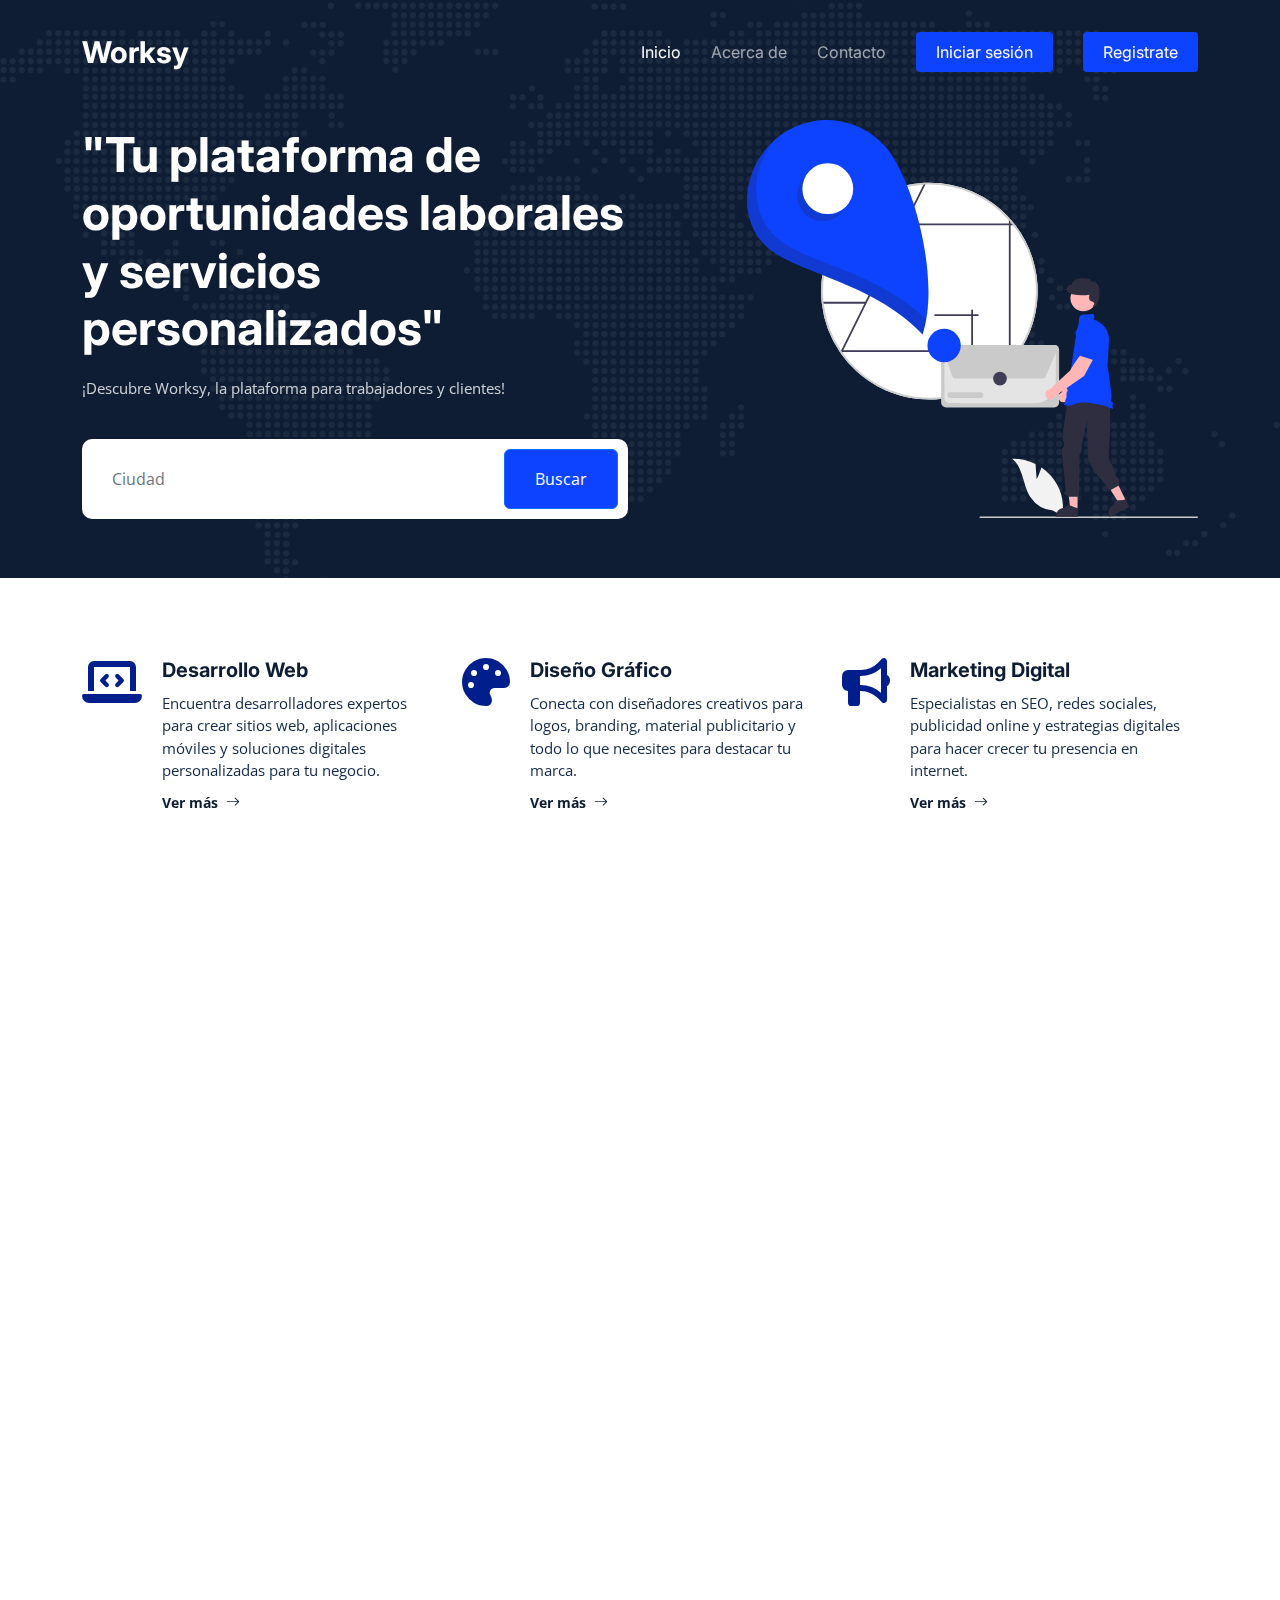
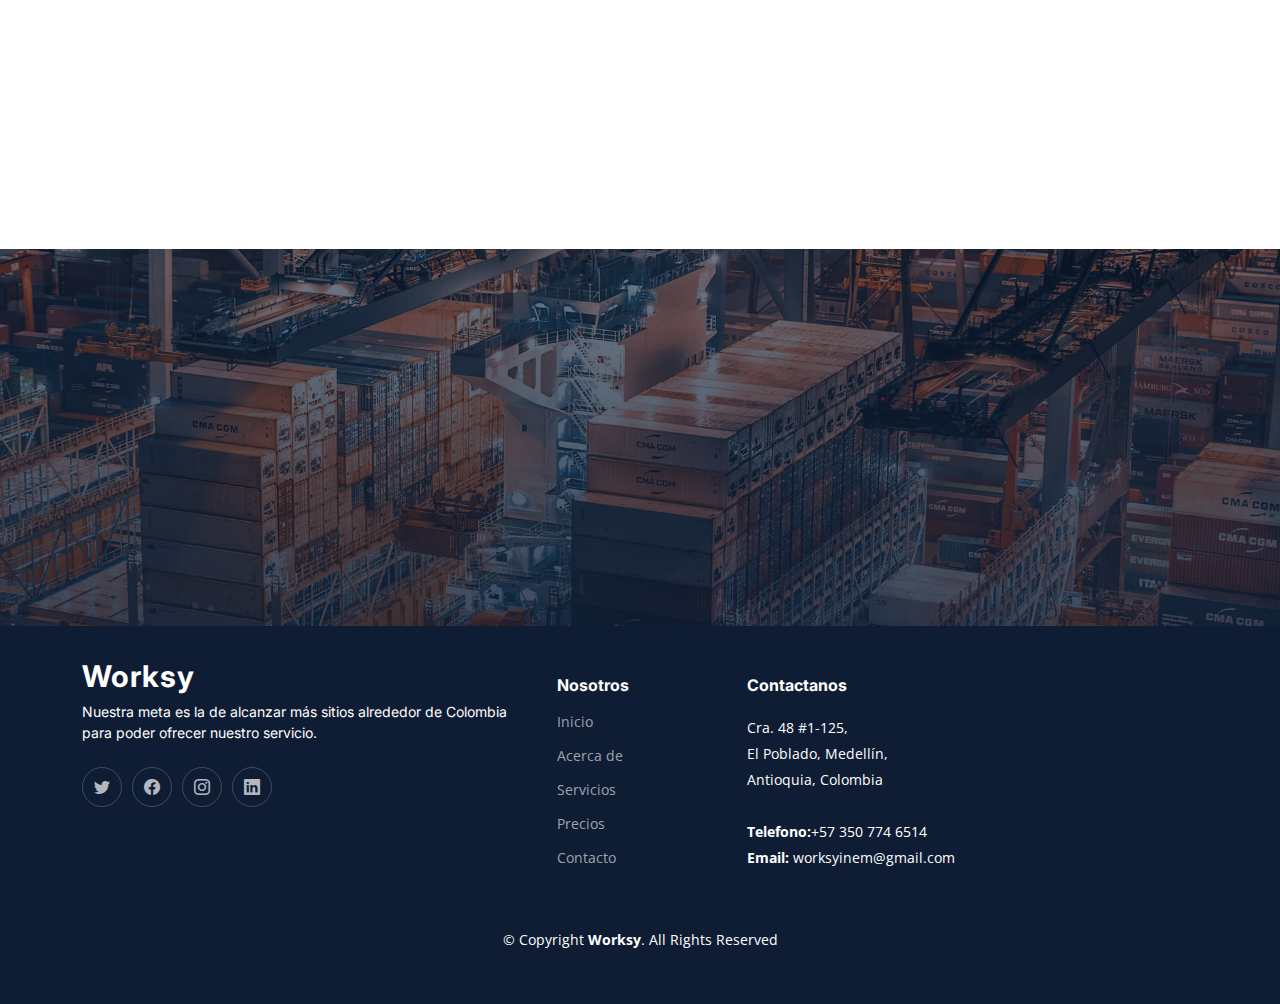
<file: index.html>
<!DOCTYPE html>
<html lang="en">

<head>
  <meta charset="utf-8">
  <meta content="width=device-width, initial-scale=1.0" name="viewport">

  <title>Worksy Inem</title>
  <meta content="" name="description">
  <meta content="" name="keywords">

  <!-- Favicons -->
  <link href="assets/img/favicon.png" rel="icon">
  <link href="assets/img/apple-touch-icon.png" rel="apple-touch-icon">

  <!-- Google Fonts -->
  <link rel="preconnect" href="https://fonts.googleapis.com">
  <link rel="preconnect" href="https://fonts.gstatic.com" crossorigin>
  <link href="https://fonts.googleapis.com/css2?family=Open+Sans:ital,wght@0,300;0,400;0,500;0,600;0,700;1,300;1,400;1,600;1,700&family=Poppins:ital,wght@0,300;0,400;0,500;0,600;0,700;1,300;1,400;1,500;1,600;1,700&family=Inter:ital,wght@0,300;0,400;0,500;0,600;0,700;1,300;1,400;1,500;1,600;1,700&display=swap" rel="stylesheet">

  <!-- Vendor CSS Files -->
  <link href="assets/vendor/bootstrap/css/bootstrap.min.css" rel="stylesheet">
  <link href="assets/vendor/bootstrap-icons/bootstrap-icons.css" rel="stylesheet">
  <link href="assets/vendor/fontawesome-free/css/all.min.css" rel="stylesheet">
  <link href="assets/vendor/glightbox/css/glightbox.min.css" rel="stylesheet">
  <link href="assets/vendor/swiper/swiper-bundle.min.css" rel="stylesheet">
  <link href="assets/vendor/aos/aos.css" rel="stylesheet">

  <!-- Template Main CSS File -->
  <link href="assets/css/main.css" rel="stylesheet">

  <!-- =======================================================
  * Template Name: Logis
  * Updated: Mar 10 2023 with Bootstrap v5.2.3
  * Template URL: https://bootstrapmade.com/logis-bootstrap-logistics-website-template/
  * Author: BootstrapMade.com
  * License: https://bootstrapmade.com/license/
  ======================================================== -->
</head>

<body>

  <!-- ======= Header ======= -->
  <header id="header" class="header d-flex align-items-center fixed-top">
    <div class="container-fluid container-xl d-flex align-items-center justify-content-between">

      <a href="index.html" class="logo d-flex align-items-center">
        <!-- Uncomment the line below if you also wish to use an image logo -->
        <!-- <img src="assets/img/logo.png" alt=""> -->
        <h1>Worksy</h1>
      </a>

      <i class="mobile-nav-toggle mobile-nav-show bi bi-list"></i>
      <i class="mobile-nav-toggle mobile-nav-hide d-none bi bi-x"></i>
      <nav id="navbar" class="navbar">
        <ul>
          <li><a href="index.html" class="active">Inicio</a></li>
          <li><a href="about.html">Acerca de</a></li>
          <li><a href="contact.html">Contacto</a></li>
          <li><a class="get-a-quote" href="login.html">Iniciar sesión</a></li>
          <li><a class="get-a-quote" href="login.html">Registrate</a></li>
        </ul>
      </nav><!-- .navbar -->

    </div>
  </header><!-- End Header -->
  <!-- End Header -->

  <!-- ======= Hero Section ======= -->
  <section id="hero" class="hero d-flex align-items-center">
    <div class="container">
      <div class="row gy-4 d-flex justify-content-between">
        <div class="col-lg-6 order-2 order-lg-1 d-flex flex-column justify-content-center">
          <h2 data-aos="fade-up">"Tu plataforma de oportunidades laborales y servicios personalizados"</h2>
          <p data-aos="fade-up" data-aos-delay="100">¡Descubre Worksy, la plataforma para trabajadores y clientes!</p>

          <form action="#" class="form-search d-flex align-items-stretch mb-3" data-aos="fade-up" data-aos-delay="200">
            <input type="text" class="form-control" placeholder="Ciudad">
            <button type="submit" class="btn btn-primary">Buscar</button>
          </form>

          <div class="row gy-4" data-aos="fade-up" data-aos-delay="400">

          </div>
        </div>

        <div class="col-lg-5 order-1 order-lg-2 hero-img" data-aos="zoom-out">
          <img src="assets/img/hero-img.svg" class="img-fluid mb-3 mb-lg-0" alt="">
        </div>

      </div>
    </div>
  </section><!-- End Hero Section -->

  <main id="main">


    <section id="featured-services" class="featured-services">
      <div class="container">

        <div class="row gy-4">
          
          <div class="col-lg-4 col-md-6 service-item d-flex" data-aos="fade-up">
            <div class="icon flex-shrink-0"><i class="fa-solid fa-laptop-code"></i></div>
            <div>
              <h4 class="title">Desarrollo Web</h4>
              <p class="description">Encuentra desarrolladores expertos para crear sitios web, aplicaciones móviles y soluciones digitales personalizadas para tu negocio.</p>
              <a href="service-details.html" class="readmore stretched-link"><span>Ver más</span><i class="bi bi-arrow-right"></i></a>
            </div>
          </div>

          <div class="col-lg-4 col-md-6 service-item d-flex" data-aos="fade-up" data-aos-delay="100">
            <div class="icon flex-shrink-0"><i class="fa-solid fa-palette"></i></div>
            <div>
              <h4 class="title">Diseño Gráfico</h4>
              <p class="description">Conecta con diseñadores creativos para logos, branding, material publicitario y todo lo que necesites para destacar tu marca.</p>
              <a href="service-details.html" class="readmore stretched-link"><span>Ver más</span><i class="bi bi-arrow-right"></i></a>
            </div>
          </div>

          <div class="col-lg-4 col-md-6 service-item d-flex" data-aos="fade-up" data-aos-delay="200">
            <div class="icon flex-shrink-0"><i class="fa-solid fa-bullhorn"></i></div>
            <div>
              <h4 class="title">Marketing Digital</h4>
              <p class="description">Especialistas en SEO, redes sociales, publicidad online y estrategias digitales para hacer crecer tu presencia en internet.</p>
              <a href="service-details.html" class="readmore stretched-link"><span>Ver más</span><i class="bi bi-arrow-right"></i></a>
            </div>
          </div>

        </div>
      </div>
    </section><!-- End Featured Services Section -->
        </div>
      </div>
    </section><!-- End Featured Services Section -->

    <!-- ======= About Us Section ======= -->
    <section id="about" class="about pt-0">
      <div class="container" data-aos="fade-up">

        <div class="row gy-4">
          <div class="col-lg-6 position-relative align-self-start order-lg-last order-first">
            <img src="assets/img/about.jpg" class="img-fluid" alt="">
            <a href="https://www.youtube.com/watch?v=LXb3EKWsInQ" class="glightbox play-btn"></a>
          </div>
          <div class="col-lg-6 content order-last  order-lg-first">
            <h3>Acerca de nosotros</h3>
            <p>
              Worksy: la plataforma para encontrar trabajadores independientes.
              En Worksy, tenemos todos los trabajadores independientes que necesitas para tu negocio. Somos la mejor manera de conectarte con profesionales de Colombia. Ofrecemos una plataforma fácil de usar para que puedas encontrar el trabajo que necesitas, cuando lo necesites.</p>
            <ul>
              <li data-aos="fade-up" data-aos-delay="100">
                <i class="bi bi-diagram-3"></i>
                <div>
                  <h5>Worksy es el mejor lugar para encontrar trabajadores independientes.</h5>
                  <p></p>
                </div>
              </li>
              <li data-aos="fade-up" data-aos-delay="200">
                <i class="bi bi-fullscreen-exit"></i>
                <div>
                  <h5> Ofrecemos una plataforma fácil de usar para que puedas encontrar el trabajo que necesitas.</h5>
                </div>
              </li>
              <li data-aos="fade-up" data-aos-delay="300">
                <i class="bi bi-broadcast"></i>
                <div>
                  <h5>Conectamos a trabajadores independientes de todo el mundo con empresas y clientes que necesitan sus servicios.</h5>
                </div>
              </li>
            </ul>
          </div>
        </div>

      </div>
    </section><!-- End About Us Section -->

    <!-- ======= Stats Section ======= -->
    <section id="stats-counter" class="stats-counter">
      <div class="container" data-aos="fade-up">

        <div class="row gy-4">

          <div class="col-lg-3 col-md-6">
            <div class="stats-item text-center w-100 h-100">
              <span data-purecounter-start="0" data-purecounter-end="1500" data-purecounter-duration="1" class="purecounter"></span>
              <p>Freelancers Activos</p>
            </div>
          </div><!-- End Stats Item -->

          <div class="col-lg-3 col-md-6">
            <div class="stats-item text-center w-100 h-100">
              <span data-purecounter-start="0" data-purecounter-end="850" data-purecounter-duration="1" class="purecounter"></span>
              <p>Proyectos Completados</p>
            </div>
          </div><!-- End Stats Item -->

          <div class="col-lg-3 col-md-6">
            <div class="stats-item text-center w-100 h-100">
              <span data-purecounter-start="0" data-purecounter-end="95" data-purecounter-duration="1" class="purecounter"></span>
              <p>% Satisfacción</p>
            </div>
          </div><!-- End Stats Item -->

          <div class="col-lg-3 col-md-6">
            <div class="stats-item text-center w-100 h-100">
              <span data-purecounter-start="0" data-purecounter-end="24" data-purecounter-duration="1" class="purecounter"></span>
              <p>Soporte 24/7</p>
            </div>
          </div><!-- End Stats Item -->

        </div>

      </div>
    </section><!-- End Stats Section -->

    <!-- ======= Call To Action Section ======= -->
    <section id="call-to-action" class="call-to-action">
      <div class="container" data-aos="zoom-out">

        <div class="row justify-content-center">
          <div class="col-lg-8 text-center">
            <h3>¿Listo para comenzar tu próximo proyecto?</h3>
            <p>Únete a miles de empresas y freelancers que ya confían en Worksy para conectar talento con oportunidades. Empieza hoy mismo y descubre todo lo que podemos hacer por ti.</p>
            <a class="cta-btn" href="login.html">Comenzar Ahora</a>
          </div>
        </div>

      </div>
    </section><!-- End Call To Action Section -->

  </main><!-- End #main -->
  <footer id="footer" class="footer">

    <div class="container">
      <div class="row gy-4">
        <div class="col-lg-5 col-md-12 footer-info">
          <a href="index.html" class="logo d-flex align-items-center">
            <span>Worksy</span>
          </a>
          <p>Nuestra meta es la de alcanzar más sitios alrededor de Colombia para poder ofrecer nuestro servicio.</p>
          <div class="social-links d-flex mt-4">
            <a href="#" class="twitter"><i class="bi bi-twitter"></i></a>
            <a href="#" class="facebook"><i class="bi bi-facebook"></i></a>
            <a href="#" class="instagram"><i class="bi bi-instagram"></i></a>
            <a href="#" class="linkedin"><i class="bi bi-linkedin"></i></a>
          </div>
        </div>

        <div class="col-lg-2 col-6 footer-links">
          <h4>Nosotros</h4>
          <ul>
            <li><a href="index.html" class="active">Inicio</a></li>
            <li><a href="about.html">Acerca de</a></li>
            <li><a href="services.html">Servicios</a></li>
            <li><a href="pricing.html">Precios</a></li>
            <li><a href="contact.html">Contacto</a></li>
          </ul>
        </div>

        <div class="col-lg-3 col-md-12 footer-contact text-center text-md-start">
          <h4>Contactanos</h4>
          <p>
            Cra. 48 #1-125,<br>
            El Poblado, Medellín,<br>
            Antioquia, Colombia <br><br>
            <strong>Telefono:</strong>+57 350 774 6514<br>
            <strong>Email:</strong> worksyinem@gmail.com<br>
          </p>
        </div>

      </div>
    </div>

    <div class="container mt-4">
      <div class="copyright">
        &copy; Copyright <strong><span>Worksy</span></strong>. All Rights Reserved
      </div>
      <div class="credits">
        <!-- All the links in the footer should remain intact. -->
        <!-- You can delete the links only if you purchased the pro version. -->
        <!-- Licensing information: https://bootstrapmade.com/license/ -->
        <!-- Purchase the pro version with working PHP/AJAX contact form: https://bootstrapmade.com/logis-bootstrap-logistics-website-template/ -->
      </div>
    </div>

  </footer><!-- End Footer -->
  <!-- End Footer -->

  <a href="#" class="scroll-top d-flex align-items-center justify-content-center"><i class="bi bi-arrow-up-short"></i></a>

  <div id="preloader"></div>

  <!-- Vendor JS Files -->
  <script src="assets/vendor/bootstrap/js/bootstrap.bundle.min.js"></script>
  <script src="assets/vendor/purecounter/purecounter_vanilla.js"></script>
  <script src="assets/vendor/glightbox/js/glightbox.min.js"></script>
  <script src="assets/vendor/swiper/swiper-bundle.min.js"></script>
  <script src="assets/vendor/aos/aos.js"></script>
  <script src="assets/vendor/php-email-form/validate.js"></script>

  <!-- Template Main JS File -->
  <script src="assets/js/main.js"></script>

</body>

</html>
</file>
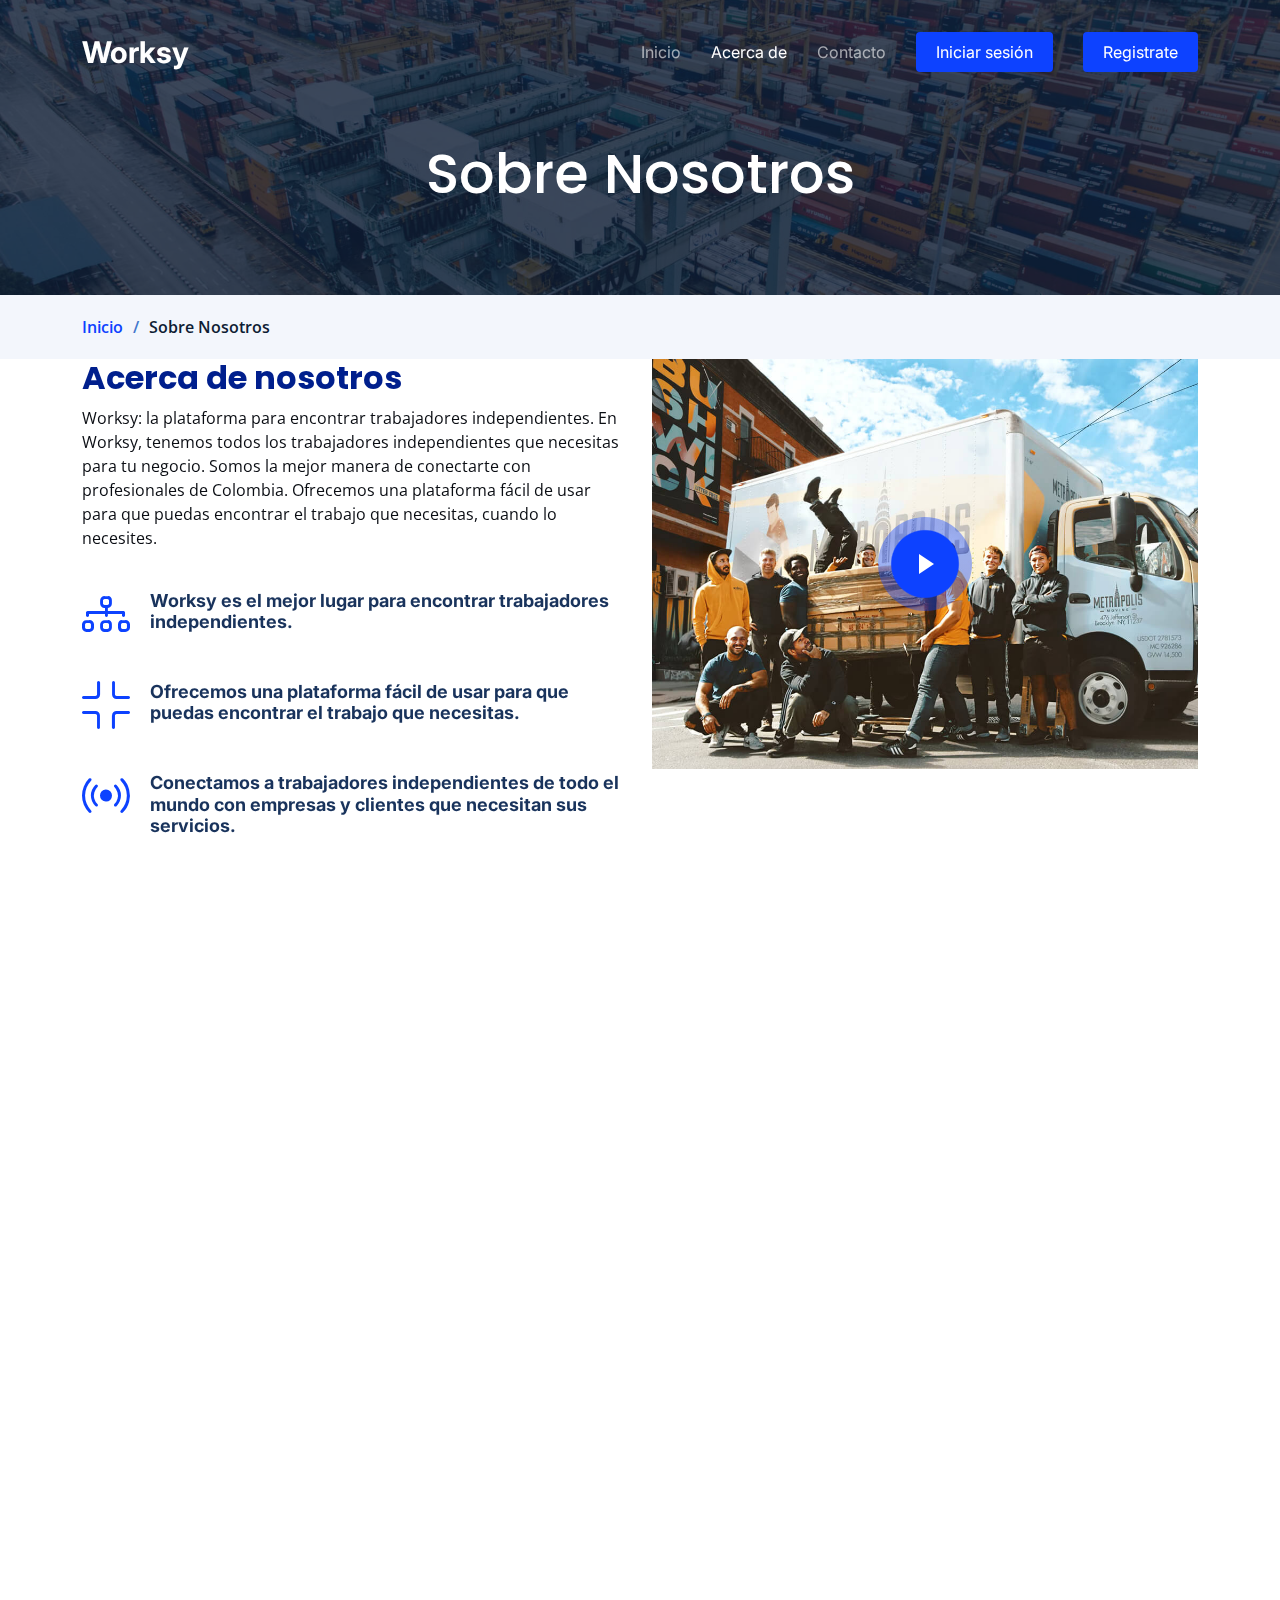
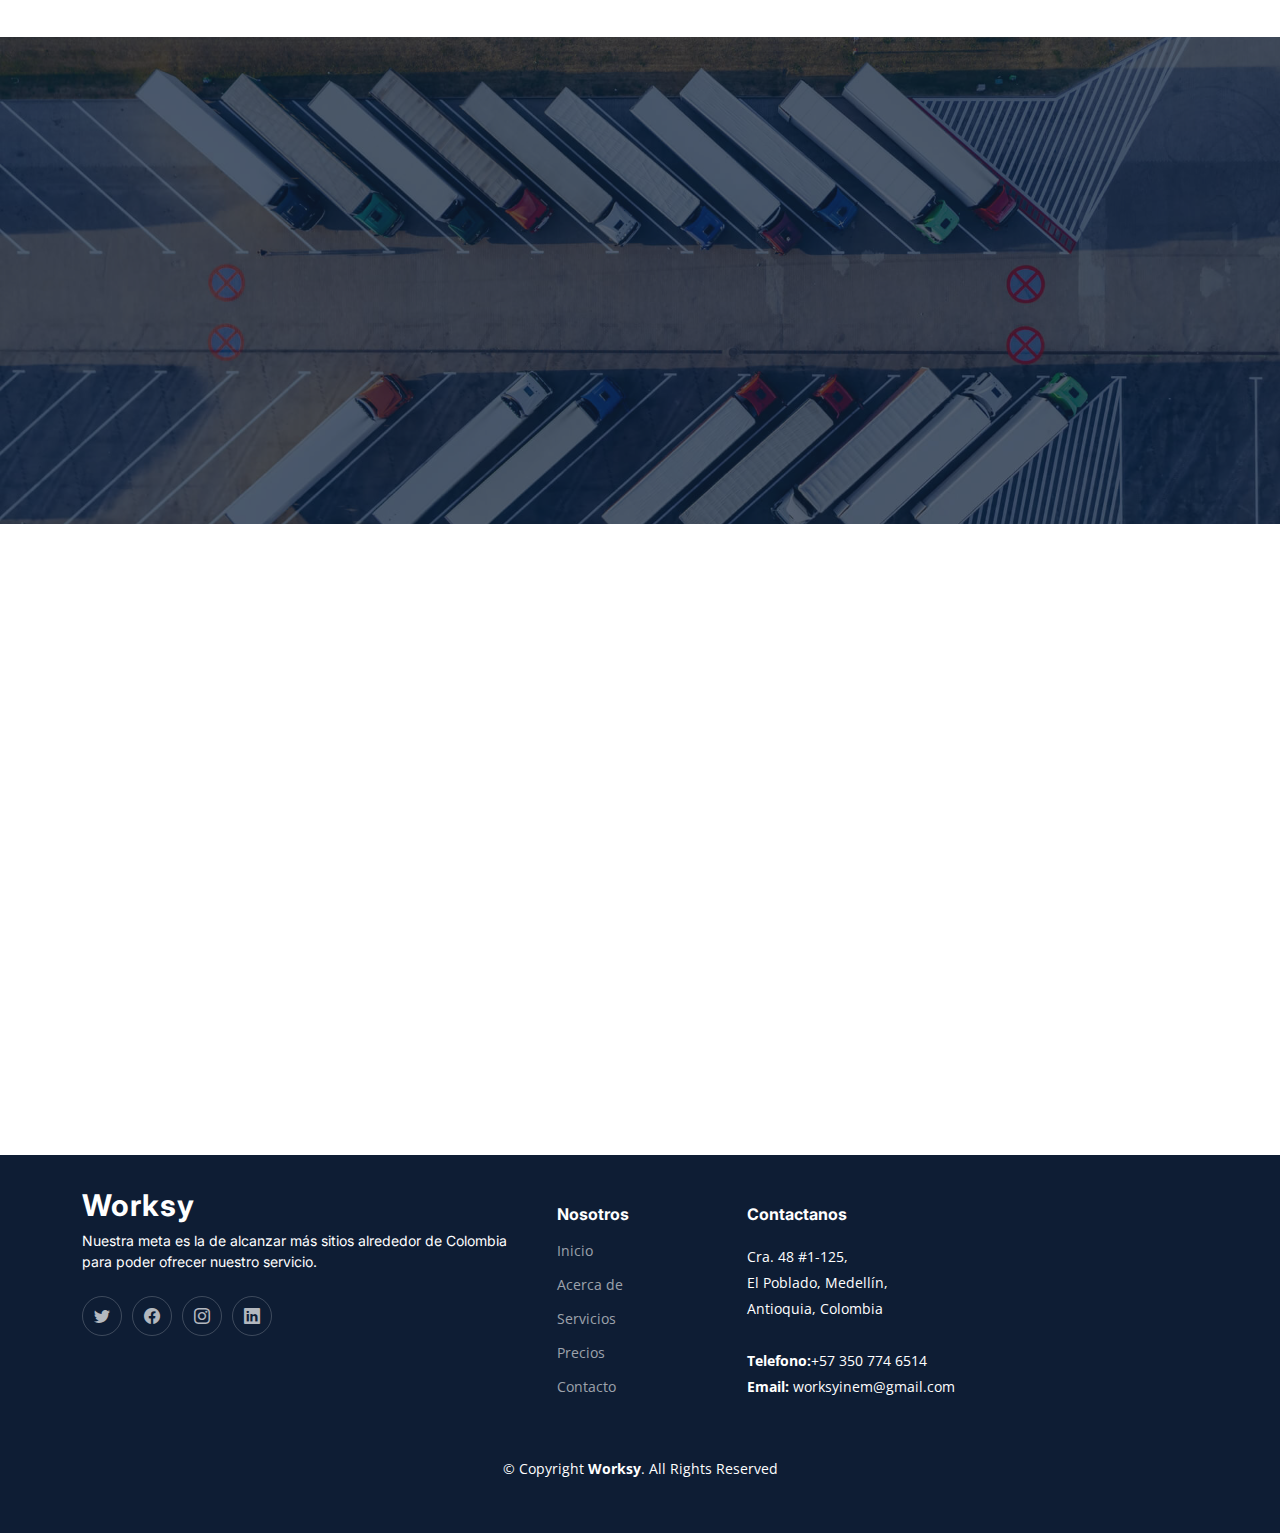
<file: about.html>
<!DOCTYPE html>
<html lang="en">

<head>
  <meta charset="utf-8">
  <meta content="width=device-width, initial-scale=1.0" name="viewport">

  <title>Worksy</title>
  <meta content="" name="description">
  <meta content="" name="keywords">

  <!-- Favicons -->
  <link href="assets/img/favicon.png" rel="icon">
  <link href="assets/img/apple-touch-icon.png" rel="apple-touch-icon">

  <!-- Google Fonts -->
  <link rel="preconnect" href="https://fonts.googleapis.com">
  <link rel="preconnect" href="https://fonts.gstatic.com" crossorigin>
  <link href="https://fonts.googleapis.com/css2?family=Open+Sans:ital,wght@0,300;0,400;0,500;0,600;0,700;1,300;1,400;1,600;1,700&family=Poppins:ital,wght@0,300;0,400;0,500;0,600;0,700;1,300;1,400;1,500;1,600;1,700&family=Inter:ital,wght@0,300;0,400;0,500;0,600;0,700;1,300;1,400;1,500;1,600;1,700&display=swap" rel="stylesheet">

  <!-- Vendor CSS Files -->
  <link href="assets/vendor/bootstrap/css/bootstrap.min.css" rel="stylesheet">
  <link href="assets/vendor/bootstrap-icons/bootstrap-icons.css" rel="stylesheet">
  <link href="assets/vendor/fontawesome-free/css/all.min.css" rel="stylesheet">
  <link href="assets/vendor/glightbox/css/glightbox.min.css" rel="stylesheet">
  <link href="assets/vendor/swiper/swiper-bundle.min.css" rel="stylesheet">
  <link href="assets/vendor/aos/aos.css" rel="stylesheet">

  <!-- Template Main CSS File -->
  <link href="assets/css/main.css" rel="stylesheet">

  <!-- =======================================================
  * Template Name: Logis
  * Updated: Mar 10 2023 with Bootstrap v5.2.3
  * Template URL: https://bootstrapmade.com/logis-bootstrap-logistics-website-template/
  * Author: BootstrapMade.com
  * License: https://bootstrapmade.com/license/
  ======================================================== -->
</head>

<body>

<!-- ======= Header ======= -->
<!-- ======= Header ======= -->
<header id="header" class="header d-flex align-items-center fixed-top">
  <div class="container-fluid container-xl d-flex align-items-center justify-content-between">

    <a href="index.html" class="logo d-flex align-items-center">
      <!-- Uncomment the line below if you also wish to use an image logo -->
      <!-- <img src="assets/img/logo.png" alt=""> -->
      <h1>Worksy</h1>
    </a>

    <i class="mobile-nav-toggle mobile-nav-show bi bi-list"></i>
    <i class="mobile-nav-toggle mobile-nav-hide d-none bi bi-x"></i>
    <nav id="navbar" class="navbar">
      <ul>
        <li><a href="index.html">Inicio</a></li>
        <li><a href="about.html" class="active">Acerca de</a></li>
        <li><a href="contact.html">Contacto</a></li>
        <li><a class="get-a-quote" href="login.html">Iniciar sesión</a></li>
        <li><a class="get-a-quote" href="login.html">Registrate</a></li>
      </ul>
    </nav><!-- .navbar -->

  </div>
</header><!-- End Header -->

  <main id="main">

    <!-- ======= Breadcrumbs ======= -->
    <div class="breadcrumbs">
      <div class="page-header d-flex align-items-center" style="background-image: url('assets/img/page-header.jpg');">
        <div class="container position-relative">
          <div class="row d-flex justify-content-center">
            <div class="col-lg-6 text-center">
              <h2>Sobre Nosotros</h2>
            </div>
          </div>
        </div>
      </div>
      <nav>
        <div class="container">
          <ol>
            <li><a href="index.html">Inicio</a></li>
            <li>Sobre Nosotros</li>
          </ol>
        </div>
      </nav>
    </div><!-- End Breadcrumbs -->

    <!-- ======= About Us Section ======= -->
    <section id="about" class="about pt-0">
      <div class="container" data-aos="fade-up">

        <div class="row gy-4">
          <div class="col-lg-6 position-relative align-self-start order-lg-last order-first">
            <img src="assets/img/about.jpg" class="img-fluid" alt="">
            <a href="https://www.youtube.com/watch?v=LXb3EKWsInQ" class="glightbox play-btn"></a>
          </div>
          <div class="col-lg-6 content order-last  order-lg-first">
            <h3>Acerca de nosotros</h3>
            <p>
              Worksy: la plataforma para encontrar trabajadores independientes.
              En Worksy, tenemos todos los trabajadores independientes que necesitas para tu negocio. Somos la mejor manera de conectarte con profesionales de Colombia. Ofrecemos una plataforma fácil de usar para que puedas encontrar el trabajo que necesitas, cuando lo necesites.</p>
            <ul>
              <li data-aos="fade-up" data-aos-delay="100">
                <i class="bi bi-diagram-3"></i>
                <div>
                  <h5>Worksy es el mejor lugar para encontrar trabajadores independientes.</h5>
                  <p></p>
                </div>
              </li>
              <li data-aos="fade-up" data-aos-delay="200">
                <i class="bi bi-fullscreen-exit"></i>
                <div>
                  <h5> Ofrecemos una plataforma fácil de usar para que puedas encontrar el trabajo que necesitas.</h5>
                </div>
              </li>
              <li data-aos="fade-up" data-aos-delay="300">
                <i class="bi bi-broadcast"></i>
                <div>
                  <h5>Conectamos a trabajadores independientes de todo el mundo con empresas y clientes que necesitan sus servicios.</h5>
                </div>
              </li>
            </ul>
          </div>
        </div>

      </div>
    </section><!-- End About Us Section -->

    <!-- ======= Our Team Section ======= -->
    <section id="team" class="team pt-0">
      <div class="container" data-aos="fade-up">

        <div class="section-header">
          <span>Nuestro equipo</span>
          <h2>Nuestro equipo</h2>

        </div>

        <div class="row" data-aos="fade-up" data-aos-delay="100">

          <div class="col-lg-4 col-md-6 d-flex">
            <div class="member">
              <img src="assets/img/team/team-1.jpg" class="img-fluid" alt="">
              <div class="member-content">
                <h4>Juan Cardona</h4>
                <span>Servicio al cliente</span>
              </div>
            </div>
          </div>

          <div class="col-lg-4 col-md-6 d-flex">
            <div class="member">
              <img src="assets/img/team/team-2.jpg" class="img-fluid" alt="">
              <div class="member-content">
                <h4>Samantha Serna</h4>
                <span>Relaciones públicas</span>

              </div>
            </div>
          </div><!-- End Team Member -->

          <div class="col-lg-4 col-md-6 d-flex">
            <div class="member">
              <img src="assets/img/team/team-3.jpg" class="img-fluid" alt="">
              <div class="member-content">
                <h4>Samuel Cañas</h4>
                <span>FullStack Developer</span>
              </div>
            </div>
          </div><!-- End Team Member -->

        </div>

      </div>
    </section><!-- End Our Team Section -->

    <!-- ======= Testimonials Section ======= -->
    <section id="testimonials" class="testimonials">
      <div class="container">

        <div class="slides-1 swiper" data-aos="fade-up">
          <div class="swiper-wrapper">

            <div class="swiper-slide">
              <div class="testimonial-item">
                <img src="assets/img/testimonials/testimonials-1.jpg" class="testimonial-img" alt="">
                <h3>Saul Goodman</h3>
                <h4>Ceo &amp; Founder</h4>
                <div class="stars">
                  <i class="bi bi-star-fill"></i><i class="bi bi-star-fill"></i><i class="bi bi-star-fill"></i><i class="bi bi-star-fill"></i><i class="bi bi-star-fill"></i>
                </div>
                <p>
                  <i class="bi bi-quote quote-icon-left"></i>
                  Worksy cambió completamente mi forma de encontrar trabajadores calificados. En minutos conseguí un diseñador gráfico excelente para mi startup. La plataforma es intuitiva y los perfiles están muy bien estructurados.
                  <i class="bi bi-quote quote-icon-right"></i>
                </p>
              </div>
            </div><!-- End testimonial item -->

            <div class="swiper-slide">
              <div class="testimonial-item">
                <img src="assets/img/testimonials/testimonials-2.jpg" class="testimonial-img" alt="">
                <h3>Sara Wilsson</h3>
                <h4>Designer</h4>
                <div class="stars">
                  <i class="bi bi-star-fill"></i><i class="bi bi-star-fill"></i><i class="bi bi-star-fill"></i><i class="bi bi-star-fill"></i><i class="bi bi-star-fill"></i>
                </div>
                <p>
                  <i class="bi bi-quote quote-icon-left"></i>
                  Como diseñadora freelance, Worksy me ha conectado con clientes increíbles. La comunicación es fluida y los pagos son seguros. He logrado construir una cartera sólida de proyectos gracias a esta plataforma.
                  <i class="bi bi-quote quote-icon-right"></i>
                </p>
              </div>
            </div><!-- End testimonial item -->

            <div class="swiper-slide">
              <div class="testimonial-item">
                <img src="assets/img/testimonials/testimonials-3.jpg" class="testimonial-img" alt="">
                <h3>Jena Karlis</h3>
                <h4>Store Owner</h4>
                <div class="stars">
                  <i class="bi bi-star-fill"></i><i class="bi bi-star-fill"></i><i class="bi bi-star-fill"></i><i class="bi bi-star-fill"></i><i class="bi bi-star-fill"></i>
                </div>
                <p>
                  <i class="bi bi-quote quote-icon-left"></i>
                  Tengo una pequeña tienda y necesitaba ayuda con marketing digital. A través de Worksy encontré un especialista que triplicó mis ventas online en solo dos meses. ¡Totalmente recomendado!
                  <i class="bi bi-quote quote-icon-right"></i>
                </p>
              </div>
            </div><!-- End testimonial item -->

            <div class="swiper-slide">
              <div class="testimonial-item">
                <img src="assets/img/testimonials/testimonials-4.jpg" class="testimonial-img" alt="">
                <h3>Matt Brandon</h3>
                <h4>Freelancer</h4>
                <div class="stars">
                  <i class="bi bi-star-fill"></i><i class="bi bi-star-fill"></i><i class="bi bi-star-fill"></i><i class="bi bi-star-fill"></i><i class="bi bi-star-fill"></i>
                </div>
                <p>
                  <i class="bi bi-quote quote-icon-left"></i>
                  Worksy es la mejor plataforma para freelancers en Colombia. He conseguido proyectos de desarrollo web muy bien pagados y con clientes serios. El proceso de verificación me da mucha confianza.
                  <i class="bi bi-quote quote-icon-right"></i>
                </p>
              </div>
            </div><!-- End testimonial item -->

            <div class="swiper-slide">
              <div class="testimonial-item">
                <img src="assets/img/testimonials/testimonials-5.jpg" class="testimonial-img" alt="">
                <h3>John Larson</h3>
                <h4>Entrepreneur</h4>
                <div class="stars">
                  <i class="bi bi-star-fill"></i><i class="bi bi-star-fill"></i><i class="bi bi-star-fill"></i><i class="bi bi-star-fill"></i><i class="bi bi-star-fill"></i>
                </div>
                <p>
                  <i class="bi bi-quote quote-icon-left"></i>
                  Como emprendedor, necesitaba un equipo completo para mi proyecto. En Worksy conseguí desarrolladores, diseñadores y un especialista en marketing. Todo en un solo lugar. La calidad del trabajo ha sido excepcional.
                  <i class="bi bi-quote quote-icon-right"></i>
                </p>
              </div>
            </div><!-- End testimonial item -->

          </div>
          <div class="swiper-pagination"></div>
        </div>

      </div>
    </section><!-- End Testimonials Section -->

    <!-- ======= Frequently Asked Questions Section ======= -->
    <section id="faq" class="faq">
      <div class="container" data-aos="fade-up">

        <div class="section-header">
          <span>Preguntas Frecuentes</span>
          <h2>Preguntas Frecuentes</h2>

        </div>

        <div class="row justify-content-center" data-aos="fade-up" data-aos-delay="200">
          <div class="col-lg-10">

            <div class="accordion accordion-flush" id="faqlist">

              <div class="accordion-item">
                <h3 class="accordion-header">
                  <button class="accordion-button collapsed" type="button" data-bs-toggle="collapse" data-bs-target="#faq-content-1">
                    <i class="bi bi-question-circle question-icon"></i>
                    ¿Cómo puedo registrarme como trabajador independiente en Worksy?
                  </button>
                </h3>
                <div id="faq-content-1" class="accordion-collapse collapse" data-bs-parent="#faqlist">
                  <div class="accordion-body">
                    Es muy fácil. Solo necesitas crear una cuenta, completar tu perfil profesional con tu experiencia y habilidades, subir tu portafolio y verificar tu identidad. Una vez aprobado, podrás recibir propuestas de trabajo.
                  </div>
                </div>
              </div><!-- # Faq item-->

              <div class="accordion-item">
                <h3 class="accordion-header">
                  <button class="accordion-button collapsed" type="button" data-bs-toggle="collapse" data-bs-target="#faq-content-2">
                    <i class="bi bi-question-circle question-icon"></i>
                    ¿Qué comisión cobra Worksy por cada proyecto?
                  </button>
                </h3>
                <div id="faq-content-2" class="accordion-collapse collapse" data-bs-parent="#faqlist">
                  <div class="accordion-body">
                    Worksy cobra una comisión del 10% sobre el valor total del proyecto completado. Esta comisión incluye el procesamiento de pagos, soporte técnico y la protección tanto para freelancers como para clientes.
                  </div>
                </div>
              </div><!-- # Faq item-->

              <div class="accordion-item">
                <h3 class="accordion-header">
                  <button class="accordion-button collapsed" type="button" data-bs-toggle="collapse" data-bs-target="#faq-content-3">
                    <i class="bi bi-question-circle question-icon"></i>
                    ¿Cómo garantiza Worksy la seguridad de los pagos?
                  </button>
                </h3>
                <div id="faq-content-3" class="accordion-collapse collapse" data-bs-parent="#faqlist">
                  <div class="accordion-body">
                    Utilizamos un sistema de pagos escrow que protege tanto a clientes como a freelancers. El dinero se retiene de forma segura hasta que el trabajo sea completado y aprobado por ambas partes. Aceptamos múltiples métodos de pago.
                  </div>
                </div>
              </div><!-- # Faq item-->

              <div class="accordion-item">
                <h3 class="accordion-header">
                  <button class="accordion-button collapsed" type="button" data-bs-toggle="collapse" data-bs-target="#faq-content-4">
                    <i class="bi bi-question-circle question-icon"></i>
                    ¿Qué tipos de servicios puedo encontrar en Worksy?
                  </button>
                </h3>
                <div id="faq-content-4" class="accordion-collapse collapse" data-bs-parent="#faqlist">
                  <div class="accordion-body">
                    En Worksy encuentras una amplia variedad de servicios: desarrollo web y móvil, diseño gráfico, marketing digital, redacción de contenido, traducción, contabilidad, consultoría empresarial, fotografía, video y mucho más.
                  </div>
                </div>
              </div><!-- # Faq item-->

              <div class="accordion-item">
                <h3 class="accordion-header">
                  <button class="accordion-button collapsed" type="button" data-bs-toggle="collapse" data-bs-target="#faq-content-5">
                    <i class="bi bi-question-circle question-icon"></i>
                    ¿Cómo puedo resolver disputas si surgen problemas con un proyecto?
                  </button>
                </h3>
                <div id="faq-content-5" class="accordion-collapse collapse" data-bs-parent="#faqlist">
                  <div class="accordion-body">
                    Worksy cuenta con un sistema de resolución de disputas. Nuestro equipo de soporte actúa como mediador imparcial para resolver cualquier conflicto entre clientes y freelancers, garantizando una solución justa para ambas partes.
                  </div>
                </div>
              </div><!-- # Faq item-->

            </div>

          </div>
        </div>

      </div>
    </section><!-- End Frequently Asked Questions Section -->

  </main><!-- End #main -->

<!-- ======= Footer ======= -->
<footer id="footer" class="footer">

  <div class="container">
    <div class="row gy-4">
      <div class="col-lg-5 col-md-12 footer-info">
        <a href="index.html" class="logo d-flex align-items-center">
          <span>Worksy</span>
        </a>
        <p>Nuestra meta es la de alcanzar más sitios alrededor de Colombia para poder ofrecer nuestro servicio.</p>
        <div class="social-links d-flex mt-4">
          <a href="#" class="twitter"><i class="bi bi-twitter"></i></a>
          <a href="#" class="facebook"><i class="bi bi-facebook"></i></a>
          <a href="#" class="instagram"><i class="bi bi-instagram"></i></a>
          <a href="#" class="linkedin"><i class="bi bi-linkedin"></i></a>
        </div>
      </div>

      <div class="col-lg-2 col-6 footer-links">
        <h4>Nosotros</h4>
        <ul>
          <li><a href="index.html" class="active">Inicio</a></li>
          <li><a href="about.html">Acerca de</a></li>
          <li><a href="services.html">Servicios</a></li>
          <li><a href="pricing.html">Precios</a></li>
          <li><a href="contact.html">Contacto</a></li>
        </ul>
      </div>

      <div class="col-lg-3 col-md-12 footer-contact text-center text-md-start">
        <h4>Contactanos</h4>
        <p>
          Cra. 48 #1-125,<br>
          El Poblado, Medellín,<br>
          Antioquia, Colombia <br><br>
          <strong>Telefono:</strong>+57 350 774 6514<br>
          <strong>Email:</strong> worksyinem@gmail.com<br>
        </p>
      </div>

    </div>
  </div>

  <div class="container mt-4">
    <div class="copyright">
      &copy; Copyright <strong><span>Worksy</span></strong>. All Rights Reserved
    </div>
    <div class="credits">
      <!-- All the links in the footer should remain intact. -->
      <!-- You can delete the links only if you purchased the pro version. -->
      <!-- Licensing information: https://bootstrapmade.com/license/ -->
      <!-- Purchase the pro version with working PHP/AJAX contact form: https://bootstrapmade.com/logis-bootstrap-logistics-website-template/ -->
    </div>
  </div>

</footer><!-- End Footer -->
<!-- End Footer -->

  <a href="#" class="scroll-top d-flex align-items-center justify-content-center"><i class="bi bi-arrow-up-short"></i></a>

  <div id="preloader"></div>

  <!-- Vendor JS Files -->
  <script src="assets/vendor/bootstrap/js/bootstrap.bundle.min.js"></script>
  <script src="assets/vendor/purecounter/purecounter_vanilla.js"></script>
  <script src="assets/vendor/glightbox/js/glightbox.min.js"></script>
  <script src="assets/vendor/swiper/swiper-bundle.min.js"></script>
  <script src="assets/vendor/aos/aos.js"></script>
  <script src="assets/vendor/php-email-form/validate.js"></script>

  <!-- Template Main JS File -->
  <script src="assets/js/main.js"></script>

</body>

</html>
</file>
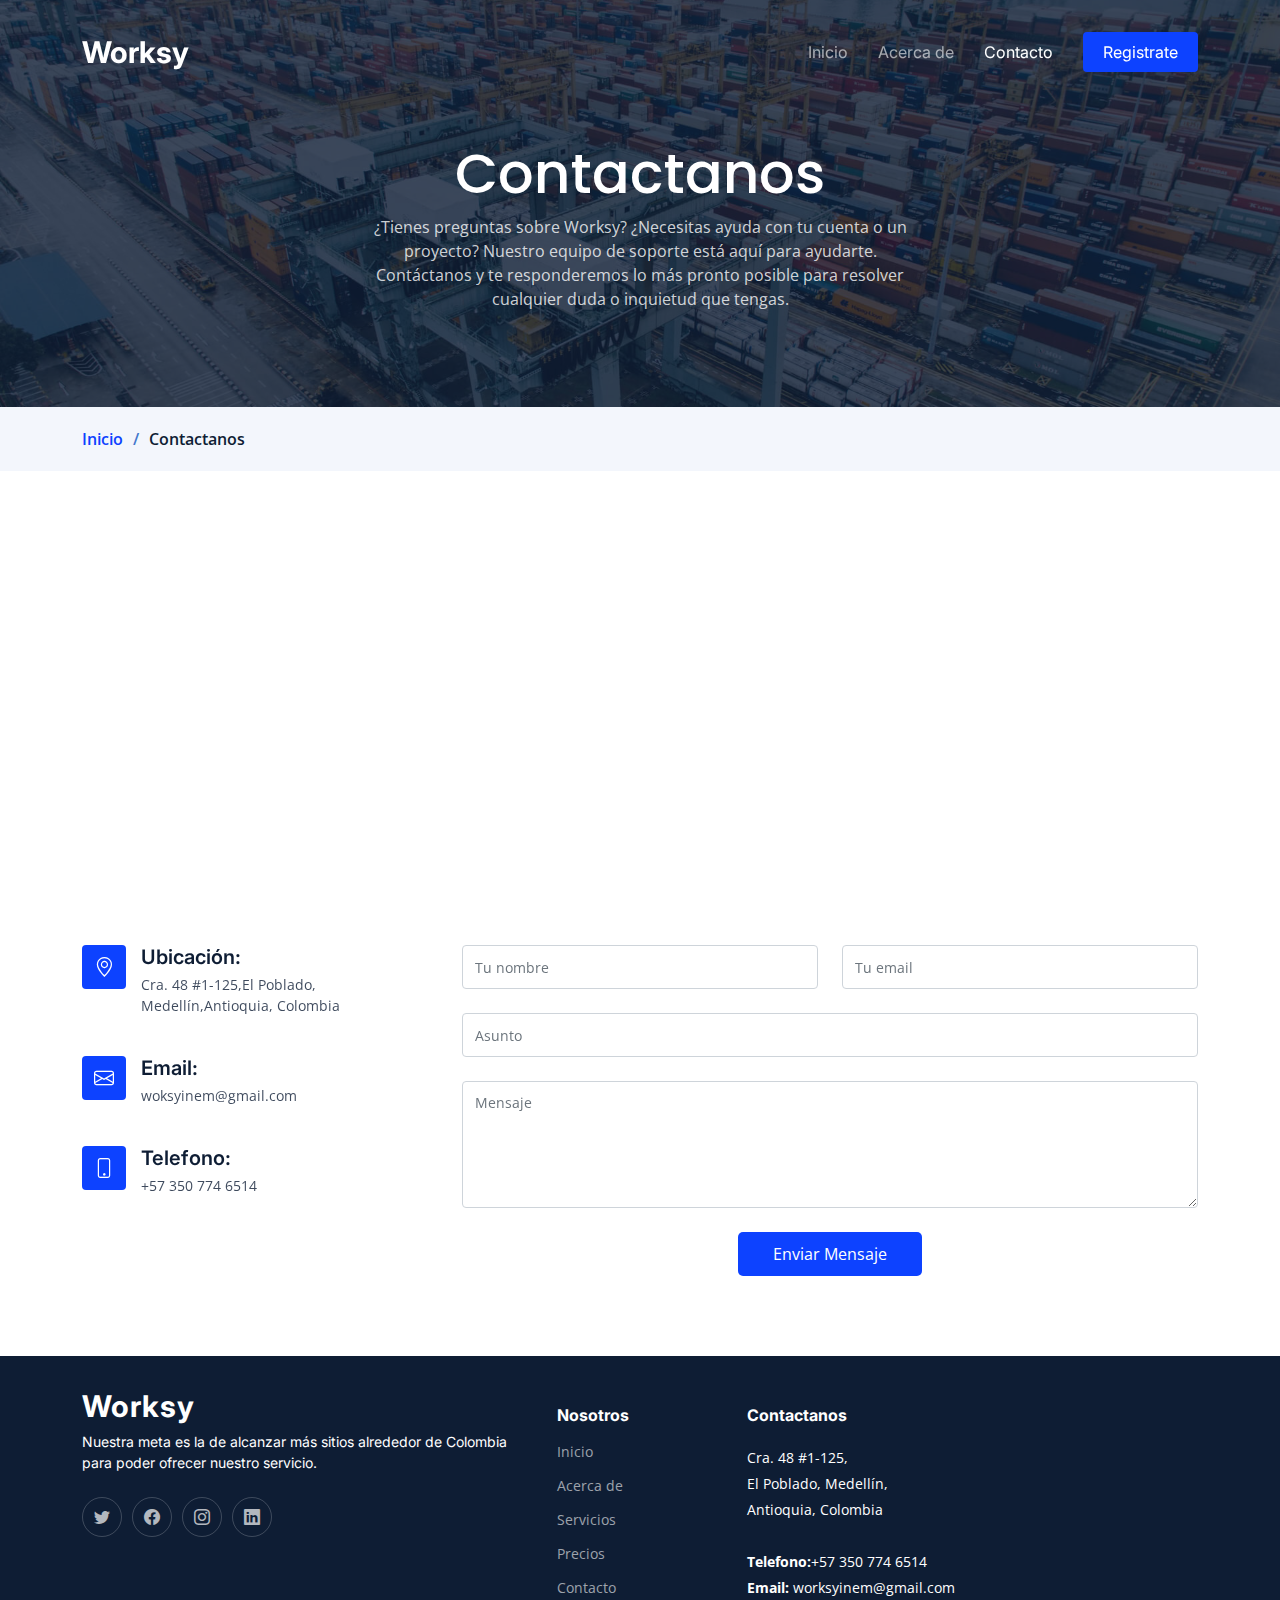
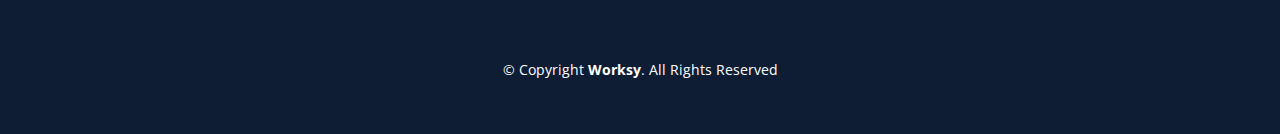
<file: contact.html>
<!DOCTYPE html>
<html lang="en">

<head>
  <meta charset="utf-8">
  <meta content="width=device-width, initial-scale=1.0" name="viewport">

  <title>Worksy</title>
  <meta content="" name="description">
  <meta content="" name="keywords">

  <!-- Favicons -->
  <link href="assets/img/favicon.png" rel="icon">
  <link href="assets/img/apple-touch-icon.png" rel="apple-touch-icon">

  <!-- Google Fonts -->
  <link rel="preconnect" href="https://fonts.googleapis.com">
  <link rel="preconnect" href="https://fonts.gstatic.com" crossorigin>
  <link href="https://fonts.googleapis.com/css2?family=Open+Sans:ital,wght@0,300;0,400;0,500;0,600;0,700;1,300;1,400;1,600;1,700&family=Poppins:ital,wght@0,300;0,400;0,500;0,600;0,700;1,300;1,400;1,500;1,600;1,700&family=Inter:ital,wght@0,300;0,400;0,500;0,600;0,700;1,300;1,400;1,500;1,600;1,700&display=swap" rel="stylesheet">

  <!-- Vendor CSS Files -->
  <link href="assets/vendor/bootstrap/css/bootstrap.min.css" rel="stylesheet">
  <link href="assets/vendor/bootstrap-icons/bootstrap-icons.css" rel="stylesheet">
  <link href="assets/vendor/fontawesome-free/css/all.min.css" rel="stylesheet">
  <link href="assets/vendor/glightbox/css/glightbox.min.css" rel="stylesheet">
  <link href="assets/vendor/swiper/swiper-bundle.min.css" rel="stylesheet">
  <link href="assets/vendor/aos/aos.css" rel="stylesheet">

  <!-- Template Main CSS File -->
  <link href="assets/css/main.css" rel="stylesheet">

  <!-- =======================================================
  * Template Name: Logis
  * Updated: Mar 10 2023 with Bootstrap v5.2.3
  * Template URL: https://bootstrapmade.com/logis-bootstrap-logistics-website-template/
  * Author: BootstrapMade.com
  * License: https://bootstrapmade.com/license/
  ======================================================== -->
</head>

<body>

<!-- ======= Header ======= -->
<header id="header" class="header d-flex align-items-center fixed-top">
  <div class="container-fluid container-xl d-flex align-items-center justify-content-between">

    <a href="index.html" class="logo d-flex align-items-center">
      <!-- Uncomment the line below if you also wish to use an image logo -->
      <!-- <img src="assets/img/logo.png" alt=""> -->
      <h1>Worksy</h1>
    </a>

    <i class="mobile-nav-toggle mobile-nav-show bi bi-list"></i>
    <i class="mobile-nav-toggle mobile-nav-hide d-none bi bi-x"></i>
    <nav id="navbar" class="navbar">
      <ul>
        <li><a href="index.html">Inicio</a></li>
        <li><a href="about.html">Acerca de</a></li>
        <li><a href="contact.html" class="active">Contacto</a></li>
        <li><a class="get-a-quote" href="login.html">Registrate</a></li>
      </ul>
    </nav><!-- .navbar -->

  </div>
</header><!-- End Header -->
<!-- End Header -->

  <main id="main">

    <!-- ======= Breadcrumbs ======= -->
    <div class="breadcrumbs">
      <div class="page-header d-flex align-items-center" style="background-image: url('assets/img/page-header.jpg');">
        <div class="container position-relative">
          <div class="row d-flex justify-content-center">
            <div class="col-lg-6 text-center">
              <h2>Contactanos</h2>
              <p>¿Tienes preguntas sobre Worksy? ¿Necesitas ayuda con tu cuenta o un proyecto? Nuestro equipo de soporte está aquí para ayudarte. Contáctanos y te responderemos lo más pronto posible para resolver cualquier duda o inquietud que tengas.</p>
            </div>
          </div>
        </div>
      </div>
      <nav>
        <div class="container">
          <ol>
            <li><a href="index.html">Inicio</a></li>
            <li>Contactanos</li>
          </ol>
        </div>
      </nav>
    </div><!-- End Breadcrumbs -->

    <!-- ======= Contact Section ======= -->
    <section id="contact" class="contact">
      <div class="container" data-aos="fade-up">

        <div>
          <iframe style="border:0; width: 100%; height: 340px;" src="https://www.google.com/maps/embed?pb=!1m18!1m12!1m3!1d8165.358801600993!2d-75.5816088785367!3d6.203767250109182!2m3!1f0!2f0!3f0!3m2!1i1024!2i768!4f13.1!3m3!1m2!1s0x8e46827f7a881345%3A0xdf94c4d13c76ebb!2sInstituci%C3%B3n%20Educativa%20Inem%20Jos%C3%A9%20F%C3%A9lix%20de%20Restrepo!5e0!3m2!1ses-419!2sco!4v1685070653333!5m2!1ses-419!2sco" frameborder="0" allowfullscreen></iframe>
        </div><!-- End Google Maps -->

        <div class="row gy-4 mt-4">

          <div class="col-lg-4">

            <div class="info-item d-flex">
              <i class="bi bi-geo-alt flex-shrink-0"></i>
              <div>
                <h4>Ubicación:</h4>
                <p>Cra. 48 #1-125,El Poblado, Medellín,Antioquia, Colombia</p>
              </div>
            </div><!-- End Info Item -->

            <div class="info-item d-flex">
              <i class="bi bi-envelope flex-shrink-0"></i>
              <div>
                <h4>Email:</h4>
                <p>woksyinem@gmail.com</p>
              </div>
            </div><!-- End Info Item -->

            <div class="info-item d-flex">
              <i class="bi bi-phone flex-shrink-0"></i>
              <div>
                <h4>Telefono:</h4>
                <p>+57 350 774 6514</p>
              </div>
            </div><!-- End Info Item -->

          </div>

          <div class="col-lg-8">
            <form action="forms/contact.php" method="post" role="form" class="php-email-form">
              <div class="row">
                <div class="col-md-6 form-group">
                  <input type="text" name="name" class="form-control" id="name" placeholder="Tu nombre" required>
                </div>
                <div class="col-md-6 form-group mt-3 mt-md-0">
                  <input type="email" class="form-control" name="email" id="email" placeholder="Tu email" required>
                </div>
              </div>
              <div class="form-group mt-3">
                <input type="text" class="form-control" name="subject" id="subject" placeholder="Asunto" required>
              </div>
              <div class="form-group mt-3">
                <textarea class="form-control" name="message" rows="5" placeholder="Mensaje" required></textarea>
              </div>
              <div class="my-3">
                <div class="loading">Cargando</div>
                <div class="error-message"></div>
                <div class="sent-message">Tu mensaje ha sido enviado :)</div>
              </div>
              <div class="text-center"><button type="submit">Enviar Mensaje</button></div>
            </form>
          </div><!-- End Contact Form -->

        </div>

      </div>
    </section><!-- End Contact Section -->

  </main><!-- End #main -->

<!-- ======= Footer ======= -->
<footer id="footer" class="footer">

  <div class="container">
    <div class="row gy-4">
      <div class="col-lg-5 col-md-12 footer-info">
        <a href="index.html" class="logo d-flex align-items-center">
          <span>Worksy</span>
        </a>
        <p>Nuestra meta es la de alcanzar más sitios alrededor de Colombia para poder ofrecer nuestro servicio.</p>
        <div class="social-links d-flex mt-4">
          <a href="#" class="twitter"><i class="bi bi-twitter"></i></a>
          <a href="#" class="facebook"><i class="bi bi-facebook"></i></a>
          <a href="#" class="instagram"><i class="bi bi-instagram"></i></a>
          <a href="#" class="linkedin"><i class="bi bi-linkedin"></i></a>
        </div>
      </div>

      <div class="col-lg-2 col-6 footer-links">
        <h4>Nosotros</h4>
        <ul>
          <li><a href="index.html" class="active">Inicio</a></li>
          <li><a href="about.html">Acerca de</a></li>
          <li><a href="services.html">Servicios</a></li>
          <li><a href="pricing.html">Precios</a></li>
          <li><a href="contact.html">Contacto</a></li>
        </ul>
      </div>

      <div class="col-lg-3 col-md-12 footer-contact text-center text-md-start">
        <h4>Contactanos</h4>
        <p>
          Cra. 48 #1-125,<br>
          El Poblado, Medellín,<br>
          Antioquia, Colombia <br><br>
          <strong>Telefono:</strong>+57 350 774 6514<br>
          <strong>Email:</strong> worksyinem@gmail.com<br>
        </p>
      </div>

    </div>
  </div>

  <div class="container mt-4">
    <div class="copyright">
      &copy; Copyright <strong><span>Worksy</span></strong>. All Rights Reserved
    </div>
    <div class="credits">
      <!-- All the links in the footer should remain intact. -->
      <!-- You can delete the links only if you purchased the pro version. -->
      <!-- Licensing information: https://bootstrapmade.com/license/ -->
      <!-- Purchase the pro version with working PHP/AJAX contact form: https://bootstrapmade.com/logis-bootstrap-logistics-website-template/ -->
    </div>
  </div>

</footer><!-- End Footer -->
<!-- End Footer -->

  <a href="#" class="scroll-top d-flex align-items-center justify-content-center"><i class="bi bi-arrow-up-short"></i></a>

  <div id="preloader"></div>

  <!-- Vendor JS Files -->
  <script src="assets/vendor/bootstrap/js/bootstrap.bundle.min.js"></script>
  <script src="assets/vendor/purecounter/purecounter_vanilla.js"></script>
  <script src="assets/vendor/glightbox/js/glightbox.min.js"></script>
  <script src="assets/vendor/swiper/swiper-bundle.min.js"></script>
  <script src="assets/vendor/aos/aos.js"></script>
  <script src="assets/vendor/php-email-form/validate.js"></script>

  <!-- Template Main JS File -->
  <script src="assets/js/main.js"></script>

</body>

</html>
</file>
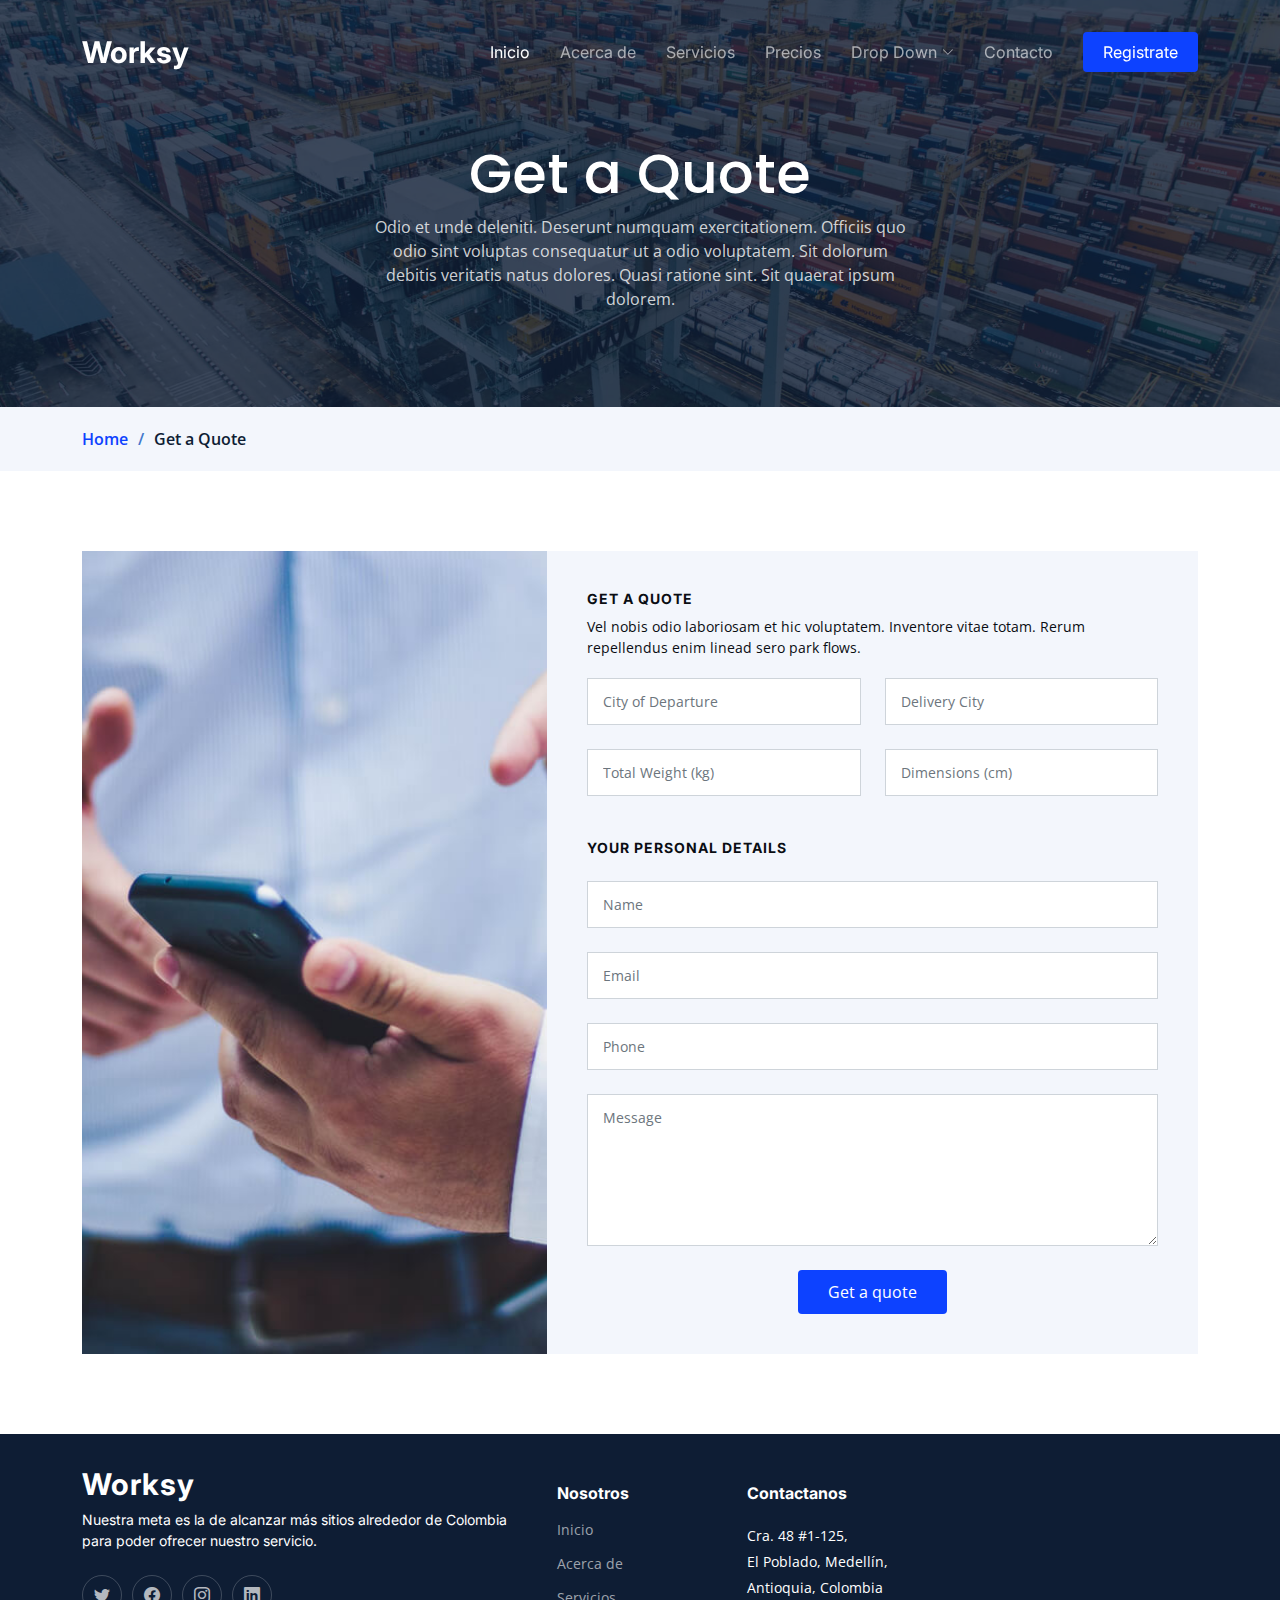
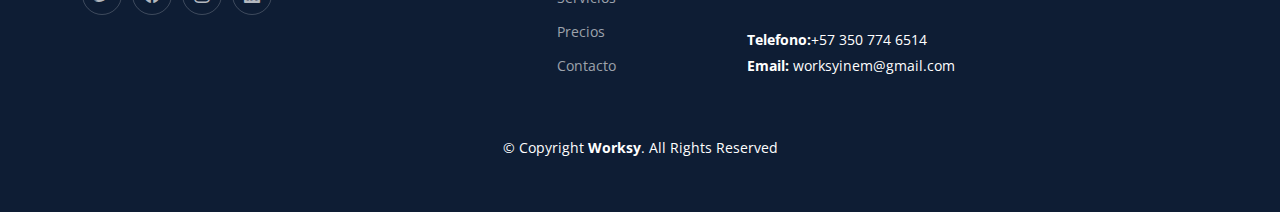
<file: get-a-quote.html>
<!DOCTYPE html>
<html lang="en">

<head>
  <meta charset="utf-8">
  <meta content="width=device-width, initial-scale=1.0" name="viewport">

  <title>Logis Bootstrap Template - Get a Quote</title>
  <meta content="" name="description">
  <meta content="" name="keywords">

  <!-- Favicons -->
  <link href="assets/img/favicon.png" rel="icon">
  <link href="assets/img/apple-touch-icon.png" rel="apple-touch-icon">

  <!-- Google Fonts -->
  <link rel="preconnect" href="https://fonts.googleapis.com">
  <link rel="preconnect" href="https://fonts.gstatic.com" crossorigin>
  <link href="https://fonts.googleapis.com/css2?family=Open+Sans:ital,wght@0,300;0,400;0,500;0,600;0,700;1,300;1,400;1,600;1,700&family=Poppins:ital,wght@0,300;0,400;0,500;0,600;0,700;1,300;1,400;1,500;1,600;1,700&family=Inter:ital,wght@0,300;0,400;0,500;0,600;0,700;1,300;1,400;1,500;1,600;1,700&display=swap" rel="stylesheet">

  <!-- Vendor CSS Files -->
  <link href="assets/vendor/bootstrap/css/bootstrap.min.css" rel="stylesheet">
  <link href="assets/vendor/bootstrap-icons/bootstrap-icons.css" rel="stylesheet">
  <link href="assets/vendor/fontawesome-free/css/all.min.css" rel="stylesheet">
  <link href="assets/vendor/glightbox/css/glightbox.min.css" rel="stylesheet">
  <link href="assets/vendor/swiper/swiper-bundle.min.css" rel="stylesheet">
  <link href="assets/vendor/aos/aos.css" rel="stylesheet">

  <!-- Template Main CSS File -->
  <link href="assets/css/main.css" rel="stylesheet">

  <!-- =======================================================
  * Template Name: Logis
  * Updated: Mar 10 2023 with Bootstrap v5.2.3
  * Template URL: https://bootstrapmade.com/logis-bootstrap-logistics-website-template/
  * Author: BootstrapMade.com
  * License: https://bootstrapmade.com/license/
  ======================================================== -->
</head>

<body>

<!-- ======= Header ======= -->
<header id="header" class="header d-flex align-items-center fixed-top">
  <div class="container-fluid container-xl d-flex align-items-center justify-content-between">

    <a href="index.html" class="logo d-flex align-items-center">
      <!-- Uncomment the line below if you also wish to use an image logo -->
      <!-- <img src="assets/img/logo.png" alt=""> -->
      <h1>Worksy</h1>
    </a>

    <i class="mobile-nav-toggle mobile-nav-show bi bi-list"></i>
    <i class="mobile-nav-toggle mobile-nav-hide d-none bi bi-x"></i>
    <nav id="navbar" class="navbar">
      <ul>
        <li><a href="index.html" class="active">Inicio</a></li>
        <li><a href="about.html">Acerca de</a></li>
        <li><a href="services.html">Servicios</a></li>
        <li><a href="pricing.html">Precios</a></li>
        <li class="dropdown"><a href="#"><span>Drop Down</span> <i class="bi bi-chevron-down dropdown-indicator"></i></a>
          <ul>
            <li><a href="#">Drop Down 1</a></li>
            <li class="dropdown"><a href="#"><span>Deep Drop Down</span> <i class="bi bi-chevron-down dropdown-indicator"></i></a>
              <ul>
                <li><a href="#">Deep Drop Down 1</a></li>
                <li><a href="#">Deep Drop Down 2</a></li>
                <li><a href="#">Deep Drop Down 3</a></li>
                <li><a href="#">Deep Drop Down 4</a></li>
                <li><a href="#">Deep Drop Down 5</a></li>
              </ul>
            </li>
            <li><a href="#">Drop Down 2</a></li>
            <li><a href="#">Drop Down 3</a></li>
            <li><a href="#">Drop Down 4</a></li>
          </ul>
        </li>
        <li><a href="contact.html">Contacto</a></li>
        <li><a class="get-a-quote" href="get-a-quote.html">Registrate</a></li>
      </ul>
    </nav><!-- .navbar -->

  </div>
</header><!-- End Header -->
<!-- End Header -->

  <main id="main">

    <!-- ======= Breadcrumbs ======= -->
    <div class="breadcrumbs">
      <div class="page-header d-flex align-items-center" style="background-image: url('assets/img/page-header.jpg');">
        <div class="container position-relative">
          <div class="row d-flex justify-content-center">
            <div class="col-lg-6 text-center">
              <h2>Get a Quote</h2>
              <p>Odio et unde deleniti. Deserunt numquam exercitationem. Officiis quo odio sint voluptas consequatur ut a odio voluptatem. Sit dolorum debitis veritatis natus dolores. Quasi ratione sint. Sit quaerat ipsum dolorem.</p>
            </div>
          </div>
        </div>
      </div>
      <nav>
        <div class="container">
          <ol>
            <li><a href="index.html">Home</a></li>
            <li>Get a Quote</li>
          </ol>
        </div>
      </nav>
    </div><!-- End Breadcrumbs -->

    <!-- ======= Get a Quote Section ======= -->
    <section id="get-a-quote" class="get-a-quote">
      <div class="container" data-aos="fade-up">

        <div class="row g-0">

          <div class="col-lg-5 quote-bg" style="background-image: url(assets/img/quote-bg.jpg);"></div>

          <div class="col-lg-7">
            <form action="forms/quote.php" method="post" class="php-email-form">
              <h3>Get a quote</h3>
              <p>Vel nobis odio laboriosam et hic voluptatem. Inventore vitae totam. Rerum repellendus enim linead sero park flows.</p>
              <div class="row gy-4">

                <div class="col-md-6">
                  <input type="text" name="departure" class="form-control" placeholder="City of Departure" required>
                </div>

                <div class="col-md-6">
                  <input type="text" name="delivery" class="form-control" placeholder="Delivery City" required>
                </div>

                <div class="col-md-6">
                  <input type="text" name="weight" class="form-control" placeholder="Total Weight (kg)" required>
                </div>

                <div class="col-md-6">
                  <input type="text" name="dimensions" class="form-control" placeholder="Dimensions (cm)" required>
                </div>

                <div class="col-lg-12">
                  <h4>Your Personal Details</h4>
                </div>

                <div class="col-md-12">
                  <input type="text" name="name" class="form-control" placeholder="Name" required>
                </div>

                <div class="col-md-12 ">
                  <input type="email" class="form-control" name="email" placeholder="Email" required>
                </div>

                <div class="col-md-12">
                  <input type="text" class="form-control" name="phone" placeholder="Phone" required>
                </div>

                <div class="col-md-12">
                  <textarea class="form-control" name="message" rows="6" placeholder="Message" required></textarea>
                </div>

                <div class="col-md-12 text-center">
                  <div class="loading">Loading</div>
                  <div class="error-message"></div>
                  <div class="sent-message">Your quote request has been sent successfully. Thank you!</div>

                  <button type="submit">Get a quote</button>
                </div>

              </div>
            </form>
          </div><!-- End Quote Form -->

        </div>

      </div>
    </section><!-- End Get a Quote Section -->

  </main><!-- End #main -->

<!-- ======= Footer ======= -->
<footer id="footer" class="footer">

  <div class="container">
    <div class="row gy-4">
      <div class="col-lg-5 col-md-12 footer-info">
        <a href="index.html" class="logo d-flex align-items-center">
          <span>Worksy</span>
        </a>
        <p>Nuestra meta es la de alcanzar más sitios alrededor de Colombia para poder ofrecer nuestro servicio.</p>
        <div class="social-links d-flex mt-4">
          <a href="#" class="twitter"><i class="bi bi-twitter"></i></a>
          <a href="#" class="facebook"><i class="bi bi-facebook"></i></a>
          <a href="#" class="instagram"><i class="bi bi-instagram"></i></a>
          <a href="#" class="linkedin"><i class="bi bi-linkedin"></i></a>
        </div>
      </div>

      <div class="col-lg-2 col-6 footer-links">
        <h4>Nosotros</h4>
        <ul>
          <li><a href="index.html" class="active">Inicio</a></li>
          <li><a href="about.html">Acerca de</a></li>
          <li><a href="services.html">Servicios</a></li>
          <li><a href="pricing.html">Precios</a></li>
          <li><a href="contact.html">Contacto</a></li>
        </ul>
      </div>

      <div class="col-lg-3 col-md-12 footer-contact text-center text-md-start">
        <h4>Contactanos</h4>
        <p>
          Cra. 48 #1-125,<br>
          El Poblado, Medellín,<br>
          Antioquia, Colombia <br><br>
          <strong>Telefono:</strong>+57 350 774 6514<br>
          <strong>Email:</strong> worksyinem@gmail.com<br>
        </p>
      </div>

    </div>
  </div>

  <div class="container mt-4">
    <div class="copyright">
      &copy; Copyright <strong><span>Worksy</span></strong>. All Rights Reserved
    </div>
    <div class="credits">
      <!-- All the links in the footer should remain intact. -->
      <!-- You can delete the links only if you purchased the pro version. -->
      <!-- Licensing information: https://bootstrapmade.com/license/ -->
      <!-- Purchase the pro version with working PHP/AJAX contact form: https://bootstrapmade.com/logis-bootstrap-logistics-website-template/ -->
    </div>
  </div>

</footer><!-- End Footer -->
<!-- End Footer -->
  <a href="#" class="scroll-top d-flex align-items-center justify-content-center"><i class="bi bi-arrow-up-short"></i></a>

  <div id="preloader"></div>

  <!-- Vendor JS Files -->
  <script src="assets/vendor/bootstrap/js/bootstrap.bundle.min.js"></script>
  <script src="assets/vendor/purecounter/purecounter_vanilla.js"></script>
  <script src="assets/vendor/glightbox/js/glightbox.min.js"></script>
  <script src="assets/vendor/swiper/swiper-bundle.min.js"></script>
  <script src="assets/vendor/aos/aos.js"></script>
  <script src="assets/vendor/php-email-form/validate.js"></script>

  <!-- Template Main JS File -->
  <script src="assets/js/main.js"></script>

</body>

</html>
</file>
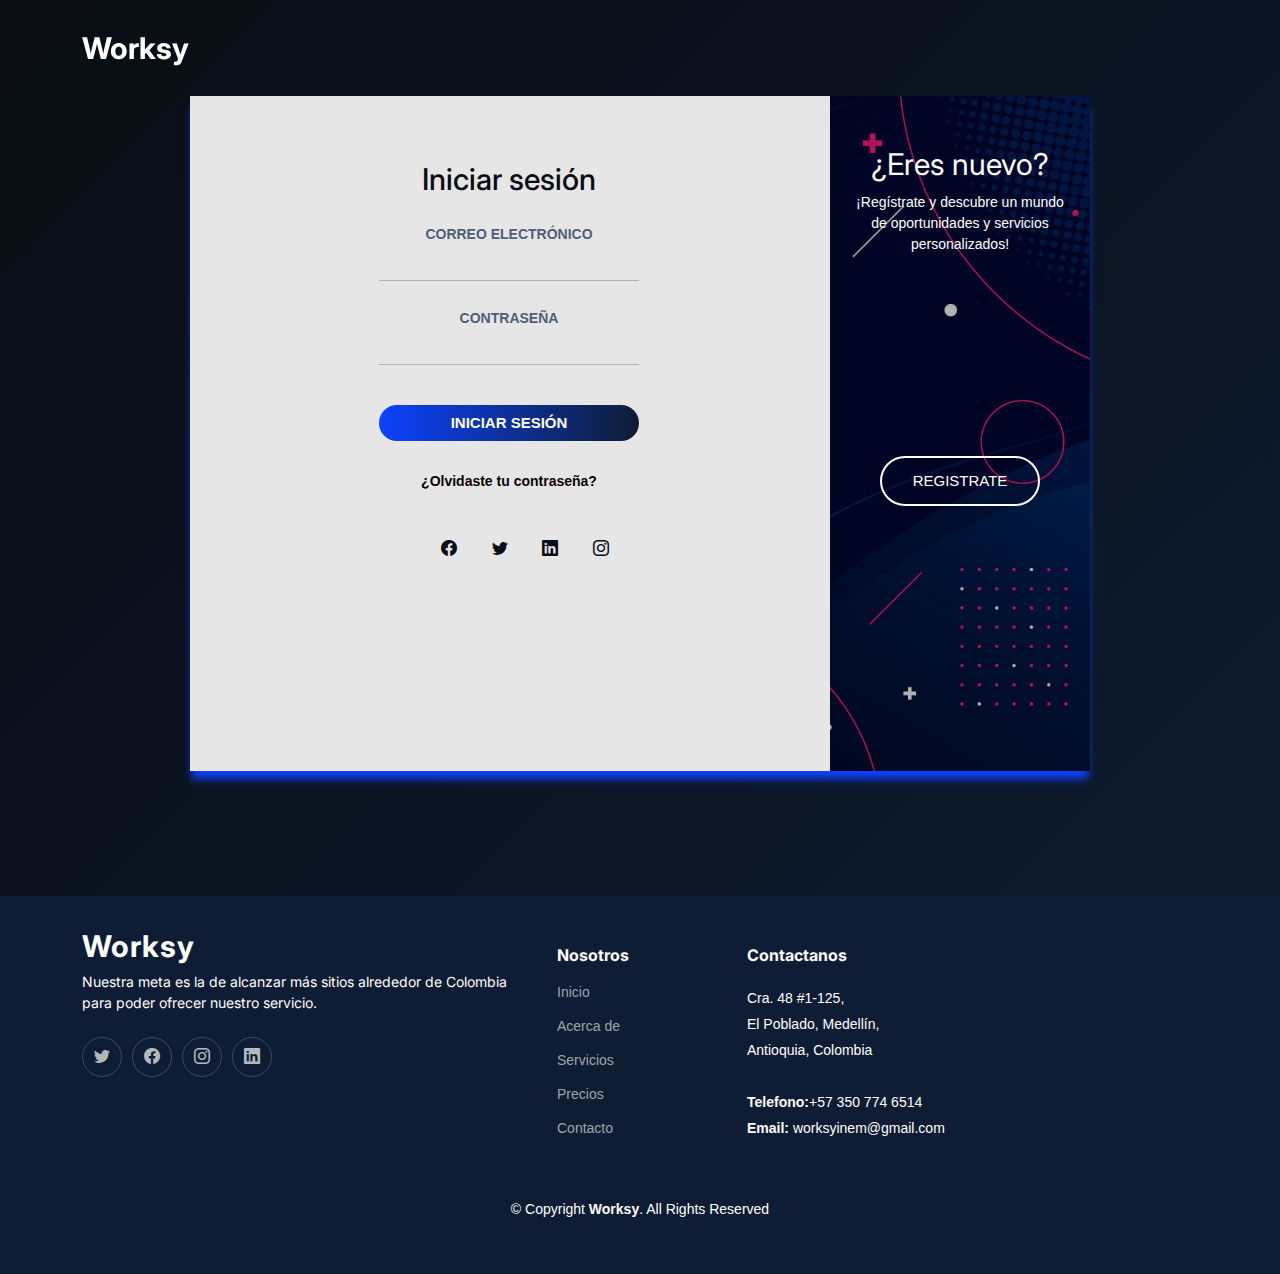
<file: login.html>
<!DOCTYPE html>
<html lang="en">

<head>
    <meta charset="utf-8">
    <meta content="width=device-width, initial-scale=1.0" name="viewport">

    <title>Worksy</title>
    <meta content="" name="description">
    <meta content="" name="keywords">

    <!-- Favicons -->
    <link href="assets/img/favicon.png" rel="icon">
    <link href="assets/img/apple-touch-icon.png" rel="apple-touch-icon">

    <!-- Google Fonts -->
    <link rel="preconnect" href="https://fonts.googleapis.com">
    <link rel="preconnect" href="https://fonts.gstatic.com" crossorigin>
    <link href="https://fonts.googleapis.com/css2?family=Open+Sans:ital,wght@0,300;0,400;0,500;0,600;0,700;1,300;1,400;1,600;1,700&family=Poppins:ital,wght@0,300;0,400;0,500;0,600;0,700;1,300;1,400;1,500;1,600;1,700&family=Inter:ital,wght@0,300;0,400;0,500;0,600;0,700;1,300;1,400;1,500;1,600;1,700&display=swap"
          rel="stylesheet">

    <!-- Vendor CSS Files -->
    <link href="assets/vendor/bootstrap/css/bootstrap.min.css" rel="stylesheet">
    <link href="assets/vendor/bootstrap-icons/bootstrap-icons.css" rel="stylesheet">
    <link href="assets/vendor/fontawesome-free/css/all.min.css" rel="stylesheet">
    <link href="assets/vendor/glightbox/css/glightbox.min.css" rel="stylesheet">
    <link href="assets/vendor/swiper/swiper-bundle.min.css" rel="stylesheet">
    <link href="assets/vendor/aos/aos.css" rel="stylesheet">

    <!-- Template Main CSS File -->
    <link href="assets/css/main.css" rel="stylesheet">
    <link href="assets/css/login.css" rel="stylesheet">

    <!-- =======================================================
    * Template Name: Logis
    * Updated: Mar 10 2023 with Bootstrap v5.2.3
    * Template URL: https://bootstrapmade.com/logis-bootstrap-logistics-website-template/
    * Author: BootstrapMade.com
    * License: https://bootstrapmade.com/license/
    ======================================================== -->
</head>

<body>

<!-- ======= Header ======= -->
<header id="header" class="header d-flex align-items-center sticky-top">
    <div class="container-fluid container-xl d-flex align-items-center justify-content-between">
        <a href="index.html" class="logo d-flex align-items-center">
            <!-- Uncomment the line below if you also wish to use an image logo -->
            <!-- <img src="assets/img/logo.png" alt=""> -->
            <h1>Worksy</h1>
        </a>
    </div>
</header><!-- End Header -->
<!-- End Header -->

<!-- ======= Hero Section ======= -->


<main id="main">
    <center>
        <div class="cont">
            <div class="form sign-in">
                <h2>Iniciar sesión</h2>
                <label>
                    <span>Correo electrónico</span>
                    <input type="email" name="email" id="txtEmailIniciar">
                </label>
                <label>
                    <span>Contraseña</span>
                    <input type="password" name="password" id="txtPasswordIniciar">
                </label>
                <button class="submit" type="button" onclick="iniciarSesion()">Iniciar sesión</button>
                <p class="forgot-pass">¿Olvidaste tu contraseña?</p>

                <div class="social-media">
                    <ul>
                        <li><i class="bi bi-facebook"></i></li>
                        <li><i class="bi bi-twitter"></i></li>
                        <li><i class="bi bi-linkedin"></i></li>
                        <li><i class="bi bi-instagram"></i></li>
                    </ul>
                </div>
            </div>

            <div class="sub-cont">
                <div class="img">
                    <div class="img-text m-up">
                        <h2>¿Eres nuevo?</h2>
                        <p>¡Regístrate y descubre un mundo de oportunidades y servicios personalizados!</p>
                    </div>
                    <div class="img-text m-in">
                        <h2>¿Ya haces parte de Worksy?</h2>
                        <p>Si ya tienes una cuenta, inicia sesión ahora</p>
                    </div>
                    <div class="img-btn">
                        <span class="m-up">Registrate</span>
                        <span class="m-in">Inicia sesión</span>
                    </div>
                </div>
                <div class="form sign-up">
                    <h2>Registrate</h2>
                    <label>
                        <span>Nombres</span>
                        <input type="text" id="txtNombres">
                    </label>
                    <label>
                        <span>Correo electrónico</span>
                        <input type="email" id="txtEmail" onkeyup="validateEmail()" required>
                        <div class="validation-msg" id="email-validation-msg"></div>
                    </label>
                    <label>
                        <span>Contraseña</span>
                        <input type="password" id="txtPassword" onkeyup="validatePassword()" required>
                        <div class="validation-msg" id="password-validation-msg"></div>
                    </label>
                    <label>
                        <span>Confirmar contraseña</span>
                        <input type="password" id="txtRepetirPassword" onkeyup="validatePassword()" required>
                        <div class="validation-msg" id="confirm-password-validation-msg"></div>
                    </label>
                    <button type="button" class="submit" onclick="registrarUsuario()" id="btnRegistrar"
                            disabled>Regístrate ahora
                    </button>
                </div>
            </div>
        </div>
    </center>

</main><!-- End #main -->

<!-- ======= Footer ======= -->
<footer id="footer" class="footer">

    <div class="container">
        <div class="row gy-4">
            <div class="col-lg-5 col-md-12 footer-info">
                <a href="index.html" class="logo d-flex align-items-center">
                    <span>Worksy</span>
                </a>
                <p>Nuestra meta es la de alcanzar más sitios alrededor de Colombia para poder ofrecer nuestro
                    servicio.</p>
                <div class="social-links d-flex mt-4">
                    <a href="#" class="twitter"><i class="bi bi-twitter"></i></a>
                    <a href="#" class="facebook"><i class="bi bi-facebook"></i></a>
                    <a href="#" class="instagram"><i class="bi bi-instagram"></i></a>
                    <a href="#" class="linkedin"><i class="bi bi-linkedin"></i></a>
                </div>
            </div>

            <div class="col-lg-2 col-6 footer-links">
                <h4>Nosotros</h4>
                <ul>
                    <li><a href="index.html" class="active">Inicio</a></li>
                    <li><a href="about.html">Acerca de</a></li>
                    <li><a href="services.html">Servicios</a></li>
                    <li><a href="pricing.html">Precios</a></li>
                    <li><a href="contact.html">Contacto</a></li>
                </ul>
            </div>

            <div class="col-lg-3 col-md-12 footer-contact text-center text-md-start">
                <h4>Contactanos</h4>
                <p>
                    Cra. 48 #1-125,<br>
                    El Poblado, Medellín,<br>
                    Antioquia, Colombia <br><br>
                    <strong>Telefono:</strong>+57 350 774 6514<br>
                    <strong>Email:</strong> worksyinem@gmail.com<br>
                </p>
            </div>

        </div>
    </div>

    <div class="container mt-4">
        <div class="copyright">
            &copy; Copyright <strong><span>Worksy</span></strong>. All Rights Reserved
        </div>
        <div class="credits">
            <!-- All the links in the footer should remain intact. -->
            <!-- You can delete the links only if you purchased the pro version. -->
            <!-- Licensing information: https://bootstrapmade.com/license/ -->
            <!-- Purchase the pro version with working PHP/AJAX contact form: https://bootstrapmade.com/logis-bootstrap-logistics-website-template/ -->
        </div>
    </div>

</footer><!-- End Footer -->
<!-- End Footer -->

<a href="#" class="scroll-top d-flex align-items-center justify-content-center"><i class="bi bi-arrow-up-short"></i></a>

<div id="preloader"></div>

<!-- Vendor JS Files -->
<script src="assets/vendor/bootstrap/js/bootstrap.bundle.min.js"></script>
<script src="assets/vendor/purecounter/purecounter_vanilla.js"></script>
<script src="assets/vendor/glightbox/js/glightbox.min.js"></script>
<script src="assets/vendor/swiper/swiper-bundle.min.js"></script>
<script src="assets/vendor/aos/aos.js"></script>
<script src="assets/vendor/php-email-form/validate.js"></script>

<!-- Template Main JS File -->
<script src="assets/js/main.js"></script>
<script src="assets/js/script.js"></script>
<script src="assets/js/registrar.js"></script>
<script src="assets/js/login.js"></script>

</body>

</html>
</file>
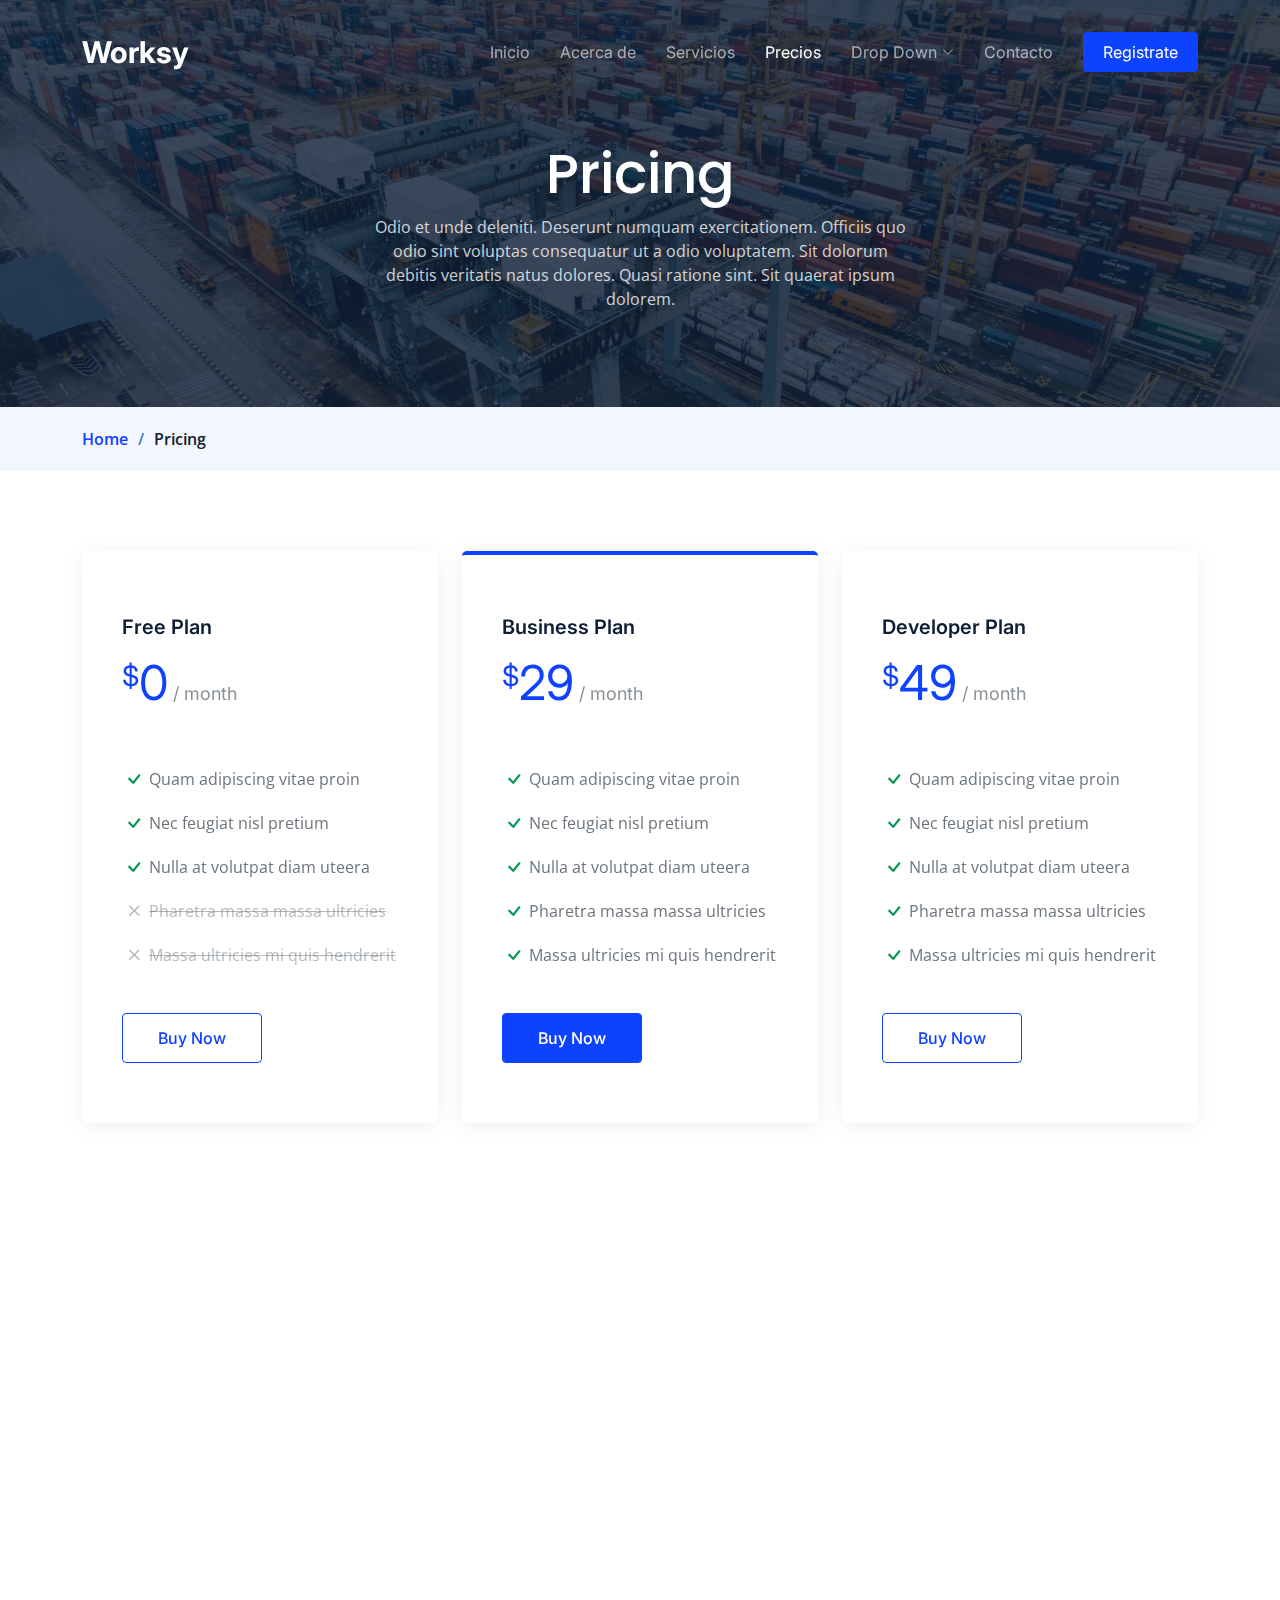
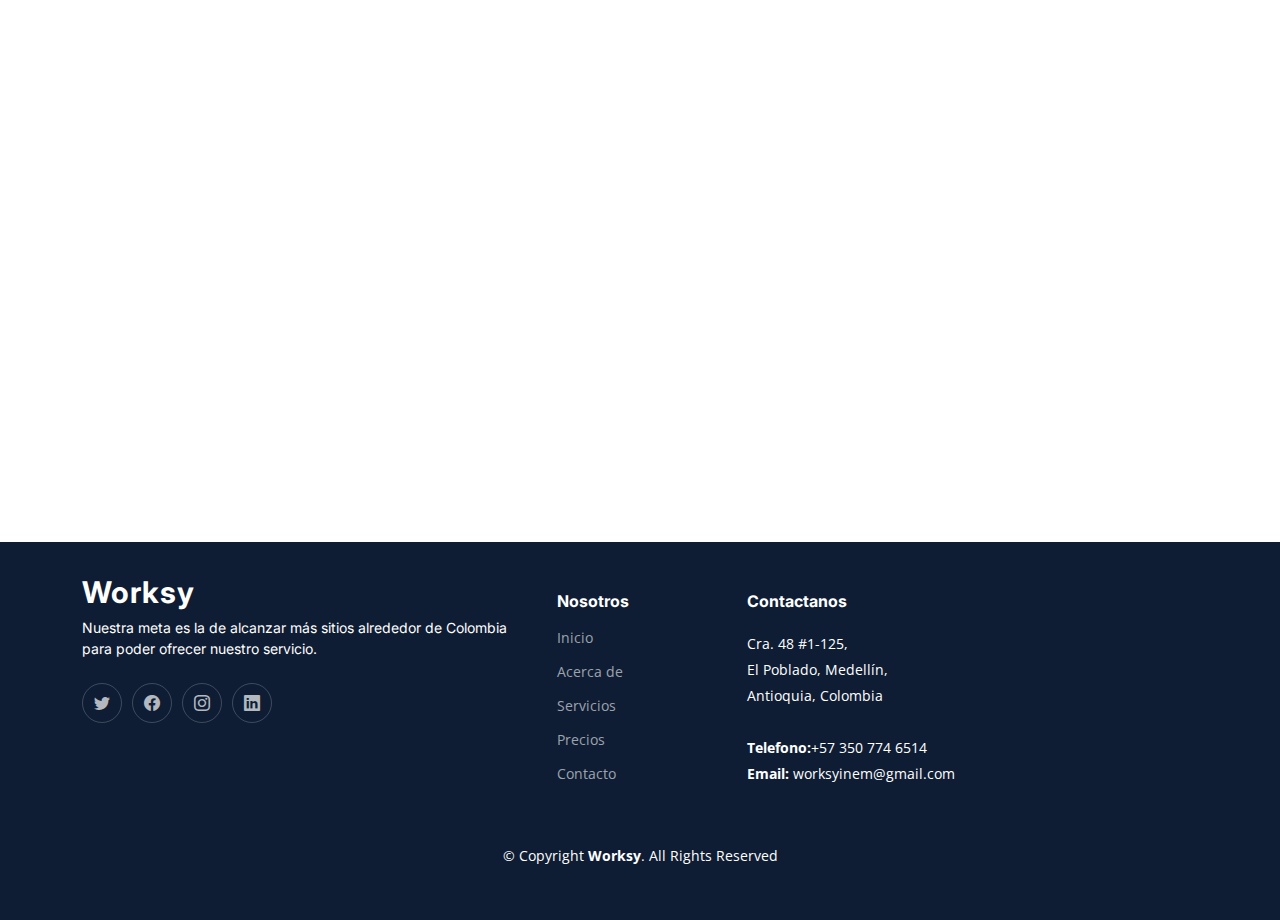
<file: pricing.html>
<!DOCTYPE html>
<html lang="en">

<head>
  <meta charset="utf-8">
  <meta content="width=device-width, initial-scale=1.0" name="viewport">

  <title>Logis Bootstrap Template - Pricing</title>
  <meta content="" name="description">
  <meta content="" name="keywords">

  <!-- Favicons -->
  <link href="assets/img/favicon.png" rel="icon">
  <link href="assets/img/apple-touch-icon.png" rel="apple-touch-icon">

  <!-- Google Fonts -->
  <link rel="preconnect" href="https://fonts.googleapis.com">
  <link rel="preconnect" href="https://fonts.gstatic.com" crossorigin>
  <link href="https://fonts.googleapis.com/css2?family=Open+Sans:ital,wght@0,300;0,400;0,500;0,600;0,700;1,300;1,400;1,600;1,700&family=Poppins:ital,wght@0,300;0,400;0,500;0,600;0,700;1,300;1,400;1,500;1,600;1,700&family=Inter:ital,wght@0,300;0,400;0,500;0,600;0,700;1,300;1,400;1,500;1,600;1,700&display=swap" rel="stylesheet">

  <!-- Vendor CSS Files -->
  <link href="assets/vendor/bootstrap/css/bootstrap.min.css" rel="stylesheet">
  <link href="assets/vendor/bootstrap-icons/bootstrap-icons.css" rel="stylesheet">
  <link href="assets/vendor/fontawesome-free/css/all.min.css" rel="stylesheet">
  <link href="assets/vendor/glightbox/css/glightbox.min.css" rel="stylesheet">
  <link href="assets/vendor/swiper/swiper-bundle.min.css" rel="stylesheet">
  <link href="assets/vendor/aos/aos.css" rel="stylesheet">

  <!-- Template Main CSS File -->
  <link href="assets/css/main.css" rel="stylesheet">

  <!-- =======================================================
  * Template Name: Logis
  * Updated: Mar 10 2023 with Bootstrap v5.2.3
  * Template URL: https://bootstrapmade.com/logis-bootstrap-logistics-website-template/
  * Author: BootstrapMade.com
  * License: https://bootstrapmade.com/license/
  ======================================================== -->
</head>

<body>

<!-- ======= Header ======= -->
<header id="header" class="header d-flex align-items-center fixed-top">
  <div class="container-fluid container-xl d-flex align-items-center justify-content-between">

    <a href="index.html" class="logo d-flex align-items-center">
      <!-- Uncomment the line below if you also wish to use an image logo -->
      <!-- <img src="assets/img/logo.png" alt=""> -->
      <h1>Worksy</h1>
    </a>

    <i class="mobile-nav-toggle mobile-nav-show bi bi-list"></i>
    <i class="mobile-nav-toggle mobile-nav-hide d-none bi bi-x"></i>
    <nav id="navbar" class="navbar">
      <ul>
        <li><a href="index.html">Inicio</a></li>
        <li><a href="about.html">Acerca de</a></li>
        <li><a href="services.html">Servicios</a></li>
        <li><a href="pricing.html" class="active">Precios</a></li>
        <li class="dropdown"><a href="#"><span>Drop Down</span> <i class="bi bi-chevron-down dropdown-indicator"></i></a>
          <ul>
            <li><a href="#">Drop Down 1</a></li>
            <li class="dropdown"><a href="#"><span>Deep Drop Down</span> <i class="bi bi-chevron-down dropdown-indicator"></i></a>
              <ul>
                <li><a href="#">Deep Drop Down 1</a></li>
                <li><a href="#">Deep Drop Down 2</a></li>
                <li><a href="#">Deep Drop Down 3</a></li>
                <li><a href="#">Deep Drop Down 4</a></li>
                <li><a href="#">Deep Drop Down 5</a></li>
              </ul>
            </li>
            <li><a href="#">Drop Down 2</a></li>
            <li><a href="#">Drop Down 3</a></li>
            <li><a href="#">Drop Down 4</a></li>
          </ul>
        </li>
        <li><a href="contact.html">Contacto</a></li>
        <li><a class="get-a-quote" href="login.html">Registrate</a></li>
      </ul>
    </nav><!-- .navbar -->

  </div>
</header><!-- End Header -->
<!-- End Header -->

  <main id="main">

    <!-- ======= Breadcrumbs ======= -->
    <div class="breadcrumbs">
      <div class="page-header d-flex align-items-center" style="background-image: url('assets/img/page-header.jpg');">
        <div class="container position-relative">
          <div class="row d-flex justify-content-center">
            <div class="col-lg-6 text-center">
              <h2>Pricing</h2>
              <p>Odio et unde deleniti. Deserunt numquam exercitationem. Officiis quo odio sint voluptas consequatur ut a odio voluptatem. Sit dolorum debitis veritatis natus dolores. Quasi ratione sint. Sit quaerat ipsum dolorem.</p>
            </div>
          </div>
        </div>
      </div>
      <nav>
        <div class="container">
          <ol>
            <li><a href="index.html">Home</a></li>
            <li>Pricing</li>
          </ol>
        </div>
      </nav>
    </div><!-- End Breadcrumbs -->

    <!-- ======= Pricing Section ======= -->
    <section id="pricing" class="pricing">
      <div class="container" data-aos="fade-up">

        <div class="row gy-4">

          <div class="col-lg-4" data-aos="fade-up" data-aos-delay="100">
            <div class="pricing-item">
              <h3>Free Plan</h3>
              <h4><sup>$</sup>0<span> / month</span></h4>
              <ul>
                <li><i class="bi bi-check"></i> Quam adipiscing vitae proin</li>
                <li><i class="bi bi-check"></i> Nec feugiat nisl pretium</li>
                <li><i class="bi bi-check"></i> Nulla at volutpat diam uteera</li>
                <li class="na"><i class="bi bi-x"></i> <span>Pharetra massa massa ultricies</span></li>
                <li class="na"><i class="bi bi-x"></i> <span>Massa ultricies mi quis hendrerit</span></li>
              </ul>
              <a href="#" class="buy-btn">Buy Now</a>
            </div>
          </div><!-- End Pricing Item -->

          <div class="col-lg-4" data-aos="fade-up" data-aos-delay="200">
            <div class="pricing-item featured">
              <h3>Business Plan</h3>
              <h4><sup>$</sup>29<span> / month</span></h4>
              <ul>
                <li><i class="bi bi-check"></i> Quam adipiscing vitae proin</li>
                <li><i class="bi bi-check"></i> Nec feugiat nisl pretium</li>
                <li><i class="bi bi-check"></i> Nulla at volutpat diam uteera</li>
                <li><i class="bi bi-check"></i> Pharetra massa massa ultricies</li>
                <li><i class="bi bi-check"></i> Massa ultricies mi quis hendrerit</li>
              </ul>
              <a href="#" class="buy-btn">Buy Now</a>
            </div>
          </div><!-- End Pricing Item -->

          <div class="col-lg-4" data-aos="fade-up" data-aos-delay="300">
            <div class="pricing-item">
              <h3>Developer Plan</h3>
              <h4><sup>$</sup>49<span> / month</span></h4>
              <ul>
                <li><i class="bi bi-check"></i> Quam adipiscing vitae proin</li>
                <li><i class="bi bi-check"></i> Nec feugiat nisl pretium</li>
                <li><i class="bi bi-check"></i> Nulla at volutpat diam uteera</li>
                <li><i class="bi bi-check"></i> Pharetra massa massa ultricies</li>
                <li><i class="bi bi-check"></i> Massa ultricies mi quis hendrerit</li>
              </ul>
              <a href="#" class="buy-btn">Buy Now</a>
            </div>
          </div><!-- End Pricing Item -->

        </div>

      </div>
    </section><!-- End Pricing Section -->

    <!-- ======= Horizontal Pricing Section ======= -->
    <section id="horizontal-pricing" class="horizontal-pricing pt-0">
      <div class="container" data-aos="fade-up">

        <div class="section-header">
          <span>Horizontal Pricing</span>
          <h2>Horizontal Pricing</h2>

        </div>

        <div class="row gy-4 pricing-item" data-aos="fade-up" data-aos-delay="100">
          <div class="col-lg-3 d-flex align-items-center justify-content-center">
            <h3>Free Plan</h3>
          </div>
          <div class="col-lg-3 d-flex align-items-center justify-content-center">
            <h4><sup>$</sup>0<span> / month</span></h4>
          </div>
          <div class="col-lg-3 d-flex align-items-center justify-content-center">
            <ul>
              <li><i class="bi bi-check"></i> Quam adipiscing vitae proin</li>
              <li><i class="bi bi-check"></i> Nulla at volutpat diam uteera</li>
              <li class="na"><i class="bi bi-x"></i> <span>Pharetra massa massa ultricies</span></li>
            </ul>
          </div>
          <div class="col-lg-3 d-flex align-items-center justify-content-center">
            <div class="text-center"><a href="#" class="buy-btn">Buy Now</a></div>
          </div>
        </div><!-- End Pricing Item -->

        <div class="row gy-4 pricing-item featured mt-4" data-aos="fade-up" data-aos-delay="200">
          <div class="col-lg-3 d-flex align-items-center justify-content-center">
            <h3>Business Plan</h3>
          </div>
          <div class="col-lg-3 d-flex align-items-center justify-content-center">
            <h4><sup>$</sup>29<span> / month</span></h4>
          </div>
          <div class="col-lg-3 d-flex align-items-center justify-content-center">
            <ul>
              <li><i class="bi bi-check"></i> Quam adipiscing vitae proin</li>
              <li><i class="bi bi-check"></i> <strong>Nec feugiat nisl pretium</strong></li>
              <li><i class="bi bi-check"></i> Nulla at volutpat diam uteera</li>
            </ul>
          </div>
          <div class="col-lg-3 d-flex align-items-center justify-content-center">
            <div class="text-center"><a href="#" class="buy-btn">Buy Now</a></div>
          </div>
        </div><!-- End Pricing Item -->

        <div class="row gy-4 pricing-item mt-4" data-aos="fade-up" data-aos-delay="300">
          <div class="col-lg-3 d-flex align-items-center justify-content-center">
            <h3>Developer Plan</h3>
          </div>
          <div class="col-lg-3 d-flex align-items-center justify-content-center">
            <h4><sup>$</sup>49<span> / month</span></h4>
          </div>
          <div class="col-lg-3 d-flex align-items-center justify-content-center">
            <ul>
              <li><i class="bi bi-check"></i> Quam adipiscing vitae proin</li>
              <li><i class="bi bi-check"></i> Nec feugiat nisl pretium</li>
              <li><i class="bi bi-check"></i> Nulla at volutpat diam uteera</li>
            </ul>
          </div>
          <div class="col-lg-3 d-flex align-items-center justify-content-center">
            <div class="text-center"><a href="#" class="buy-btn">Buy Now</a></div>
          </div>
        </div><!-- End Pricing Item -->

      </div>
    </section><!-- End Horizontal Pricing Section -->

  </main><!-- End #main -->

<!-- ======= Footer ======= -->
<footer id="footer" class="footer">

  <div class="container">
    <div class="row gy-4">
      <div class="col-lg-5 col-md-12 footer-info">
        <a href="index.html" class="logo d-flex align-items-center">
          <span>Worksy</span>
        </a>
        <p>Nuestra meta es la de alcanzar más sitios alrededor de Colombia para poder ofrecer nuestro servicio.</p>
        <div class="social-links d-flex mt-4">
          <a href="#" class="twitter"><i class="bi bi-twitter"></i></a>
          <a href="#" class="facebook"><i class="bi bi-facebook"></i></a>
          <a href="#" class="instagram"><i class="bi bi-instagram"></i></a>
          <a href="#" class="linkedin"><i class="bi bi-linkedin"></i></a>
        </div>
      </div>

      <div class="col-lg-2 col-6 footer-links">
        <h4>Nosotros</h4>
        <ul>
          <li><a href="index.html" class="active">Inicio</a></li>
          <li><a href="about.html">Acerca de</a></li>
          <li><a href="services.html">Servicios</a></li>
          <li><a href="pricing.html">Precios</a></li>
          <li><a href="contact.html">Contacto</a></li>
        </ul>
      </div>

      <div class="col-lg-3 col-md-12 footer-contact text-center text-md-start">
        <h4>Contactanos</h4>
        <p>
          Cra. 48 #1-125,<br>
          El Poblado, Medellín,<br>
          Antioquia, Colombia <br><br>
          <strong>Telefono:</strong>+57 350 774 6514<br>
          <strong>Email:</strong> worksyinem@gmail.com<br>
        </p>
      </div>

    </div>
  </div>

  <div class="container mt-4">
    <div class="copyright">
      &copy; Copyright <strong><span>Worksy</span></strong>. All Rights Reserved
    </div>
    <div class="credits">
      <!-- All the links in the footer should remain intact. -->
      <!-- You can delete the links only if you purchased the pro version. -->
      <!-- Licensing information: https://bootstrapmade.com/license/ -->
      <!-- Purchase the pro version with working PHP/AJAX contact form: https://bootstrapmade.com/logis-bootstrap-logistics-website-template/ -->
    </div>
  </div>

</footer><!-- End Footer -->
<!-- End Footer -->

  <a href="#" class="scroll-top d-flex align-items-center justify-content-center"><i class="bi bi-arrow-up-short"></i></a>

  <div id="preloader"></div>

  <!-- Vendor JS Files -->
  <script src="assets/vendor/bootstrap/js/bootstrap.bundle.min.js"></script>
  <script src="assets/vendor/purecounter/purecounter_vanilla.js"></script>
  <script src="assets/vendor/glightbox/js/glightbox.min.js"></script>
  <script src="assets/vendor/swiper/swiper-bundle.min.js"></script>
  <script src="assets/vendor/aos/aos.js"></script>
  <script src="assets/vendor/php-email-form/validate.js"></script>

  <!-- Template Main JS File -->
  <script src="assets/js/main.js"></script>

</body>

</html>
</file>
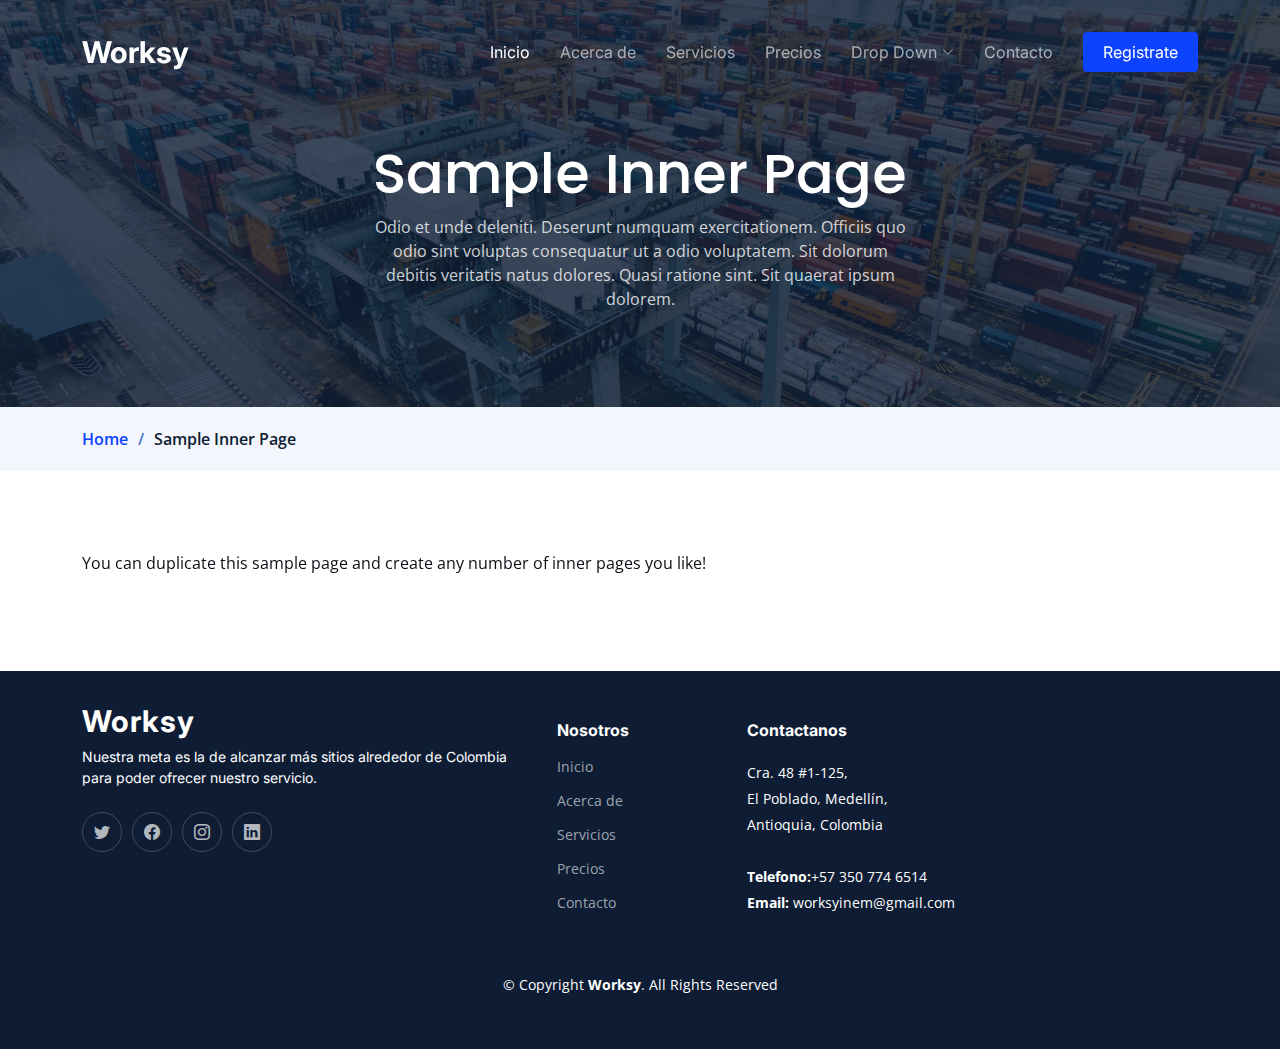
<file: sample-inner-page.html>
<!DOCTYPE html>
<html lang="en">

<head>
  <meta charset="utf-8">
  <meta content="width=device-width, initial-scale=1.0" name="viewport">

  <title>[Template] Sample Inner Page</title>
  <meta content="" name="description">
  <meta content="" name="keywords">

  <!-- Favicons -->
  <link href="assets/img/favicon.png" rel="icon">
  <link href="assets/img/apple-touch-icon.png" rel="apple-touch-icon">

  <!-- Google Fonts -->
  <link rel="preconnect" href="https://fonts.googleapis.com">
  <link rel="preconnect" href="https://fonts.gstatic.com" crossorigin>
  <link href="https://fonts.googleapis.com/css2?family=Open+Sans:ital,wght@0,300;0,400;0,500;0,600;0,700;1,300;1,400;1,600;1,700&family=Poppins:ital,wght@0,300;0,400;0,500;0,600;0,700;1,300;1,400;1,500;1,600;1,700&family=Inter:ital,wght@0,300;0,400;0,500;0,600;0,700;1,300;1,400;1,500;1,600;1,700&display=swap" rel="stylesheet">

  <!-- Vendor CSS Files -->
  <link href="assets/vendor/bootstrap/css/bootstrap.min.css" rel="stylesheet">
  <link href="assets/vendor/bootstrap-icons/bootstrap-icons.css" rel="stylesheet">
  <link href="assets/vendor/fontawesome-free/css/all.min.css" rel="stylesheet">
  <link href="assets/vendor/glightbox/css/glightbox.min.css" rel="stylesheet">
  <link href="assets/vendor/swiper/swiper-bundle.min.css" rel="stylesheet">
  <link href="assets/vendor/aos/aos.css" rel="stylesheet">

  <!-- Template Main CSS File -->
  <link href="assets/css/main.css" rel="stylesheet">

  <!-- =======================================================
  * Template Name: Logis
  * Updated: Mar 10 2023 with Bootstrap v5.2.3
  * Template URL: https://bootstrapmade.com/logis-bootstrap-logistics-website-template/
  * Author: BootstrapMade.com
  * License: https://bootstrapmade.com/license/
  ======================================================== -->
</head>

<body>

<!-- ======= Header ======= -->
<header id="header" class="header d-flex align-items-center fixed-top">
  <div class="container-fluid container-xl d-flex align-items-center justify-content-between">

    <a href="index.html" class="logo d-flex align-items-center">
      <!-- Uncomment the line below if you also wish to use an image logo -->
      <!-- <img src="assets/img/logo.png" alt=""> -->
      <h1>Worksy</h1>
    </a>

    <i class="mobile-nav-toggle mobile-nav-show bi bi-list"></i>
    <i class="mobile-nav-toggle mobile-nav-hide d-none bi bi-x"></i>
    <nav id="navbar" class="navbar">
      <ul>
        <li><a href="index.html" class="active">Inicio</a></li>
        <li><a href="about.html">Acerca de</a></li>
        <li><a href="services.html">Servicios</a></li>
        <li><a href="pricing.html">Precios</a></li>
        <li class="dropdown"><a href="#"><span>Drop Down</span> <i class="bi bi-chevron-down dropdown-indicator"></i></a>
          <ul>
            <li><a href="#">Drop Down 1</a></li>
            <li class="dropdown"><a href="#"><span>Deep Drop Down</span> <i class="bi bi-chevron-down dropdown-indicator"></i></a>
              <ul>
                <li><a href="#">Deep Drop Down 1</a></li>
                <li><a href="#">Deep Drop Down 2</a></li>
                <li><a href="#">Deep Drop Down 3</a></li>
                <li><a href="#">Deep Drop Down 4</a></li>
                <li><a href="#">Deep Drop Down 5</a></li>
              </ul>
            </li>
            <li><a href="#">Drop Down 2</a></li>
            <li><a href="#">Drop Down 3</a></li>
            <li><a href="#">Drop Down 4</a></li>
          </ul>
        </li>
        <li><a href="contact.html">Contacto</a></li>
        <li><a class="get-a-quote" href="login.html">Registrate</a></li>
      </ul>
    </nav><!-- .navbar -->

  </div>
</header><!-- End Header -->
<!-- End Header -->

  <main id="main">

    <!-- ======= Breadcrumbs ======= -->
    <div class="breadcrumbs">
      <div class="page-header d-flex align-items-center" style="background-image: url('assets/img/page-header.jpg');">
        <div class="container position-relative">
          <div class="row d-flex justify-content-center">
            <div class="col-lg-6 text-center">
              <h2>Sample Inner Page</h2>
              <p>Odio et unde deleniti. Deserunt numquam exercitationem. Officiis quo odio sint voluptas consequatur ut a odio voluptatem. Sit dolorum debitis veritatis natus dolores. Quasi ratione sint. Sit quaerat ipsum dolorem.</p>
            </div>
          </div>
        </div>
      </div>
      <nav>
        <div class="container">
          <ol>
            <li><a href="index.html">Home</a></li>
            <li>Sample Inner Page</li>
          </ol>
        </div>
      </nav>
    </div><!-- End Breadcrumbs -->

    <section class="sample-page">
      <div class="container" data-aos="fade-up">
        <p>
          You can duplicate this sample page and create any number of inner pages you like!
        </p>
      </div>
    </section>

  </main><!-- End #main -->

<!-- ======= Footer ======= -->
<footer id="footer" class="footer">

  <div class="container">
    <div class="row gy-4">
      <div class="col-lg-5 col-md-12 footer-info">
        <a href="index.html" class="logo d-flex align-items-center">
          <span>Worksy</span>
        </a>
        <p>Nuestra meta es la de alcanzar más sitios alrededor de Colombia para poder ofrecer nuestro servicio.</p>
        <div class="social-links d-flex mt-4">
          <a href="#" class="twitter"><i class="bi bi-twitter"></i></a>
          <a href="#" class="facebook"><i class="bi bi-facebook"></i></a>
          <a href="#" class="instagram"><i class="bi bi-instagram"></i></a>
          <a href="#" class="linkedin"><i class="bi bi-linkedin"></i></a>
        </div>
      </div>

      <div class="col-lg-2 col-6 footer-links">
        <h4>Nosotros</h4>
        <ul>
          <li><a href="index.html" class="active">Inicio</a></li>
          <li><a href="about.html">Acerca de</a></li>
          <li><a href="services.html">Servicios</a></li>
          <li><a href="pricing.html">Precios</a></li>
          <li><a href="contact.html">Contacto</a></li>
        </ul>
      </div>

      <div class="col-lg-3 col-md-12 footer-contact text-center text-md-start">
        <h4>Contactanos</h4>
        <p>
          Cra. 48 #1-125,<br>
          El Poblado, Medellín,<br>
          Antioquia, Colombia <br><br>
          <strong>Telefono:</strong>+57 350 774 6514<br>
          <strong>Email:</strong> worksyinem@gmail.com<br>
        </p>
      </div>

    </div>
  </div>

  <div class="container mt-4">
    <div class="copyright">
      &copy; Copyright <strong><span>Worksy</span></strong>. All Rights Reserved
    </div>
    <div class="credits">
      <!-- All the links in the footer should remain intact. -->
      <!-- You can delete the links only if you purchased the pro version. -->
      <!-- Licensing information: https://bootstrapmade.com/license/ -->
      <!-- Purchase the pro version with working PHP/AJAX contact form: https://bootstrapmade.com/logis-bootstrap-logistics-website-template/ -->
    </div>
  </div>

</footer><!-- End Footer -->
<!-- End Footer -->

  <a href="#" class="scroll-top d-flex align-items-center justify-content-center"><i class="bi bi-arrow-up-short"></i></a>

  <div id="preloader"></div>

  <!-- Vendor JS Files -->
  <script src="assets/vendor/bootstrap/js/bootstrap.bundle.min.js"></script>
  <script src="assets/vendor/purecounter/purecounter_vanilla.js"></script>
  <script src="assets/vendor/glightbox/js/glightbox.min.js"></script>
  <script src="assets/vendor/swiper/swiper-bundle.min.js"></script>
  <script src="assets/vendor/aos/aos.js"></script>
  <script src="assets/vendor/php-email-form/validate.js"></script>

  <!-- Template Main JS File -->
  <script src="assets/js/main.js"></script>

</body>

</html>
</file>
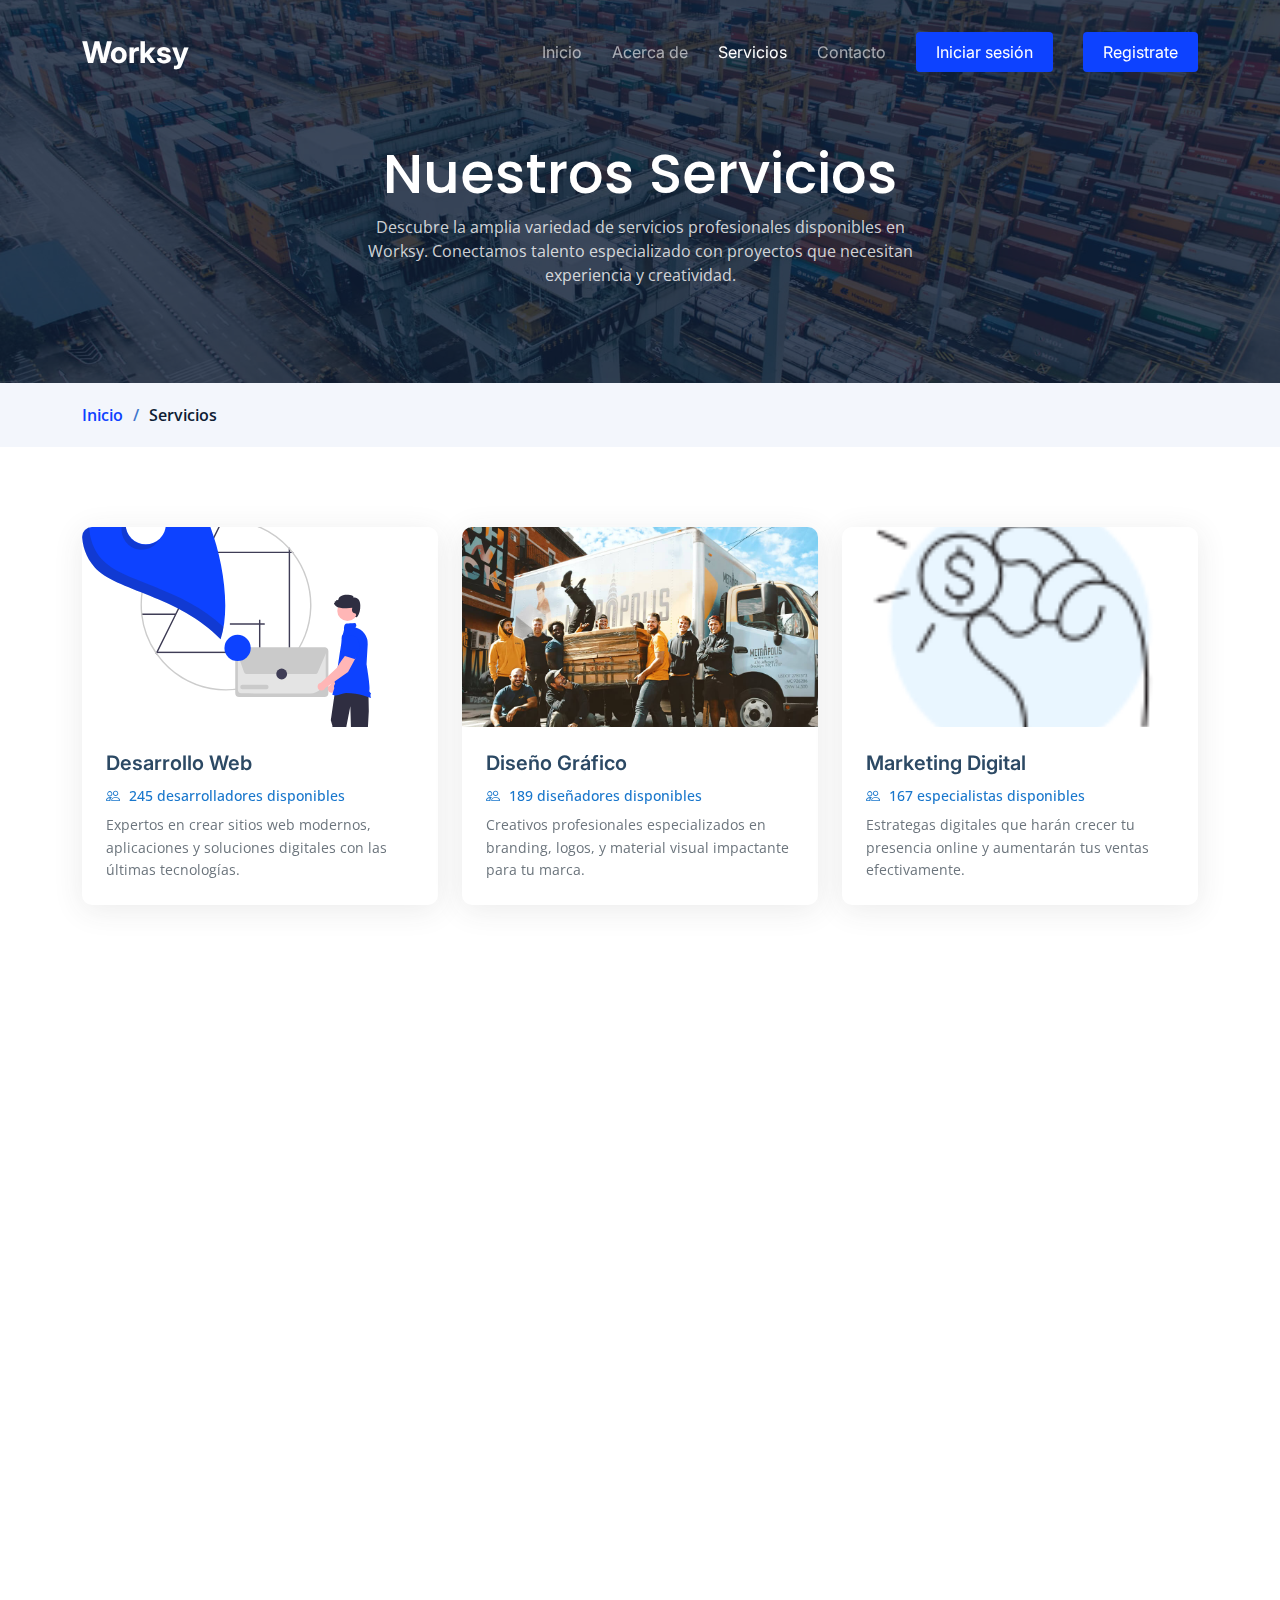
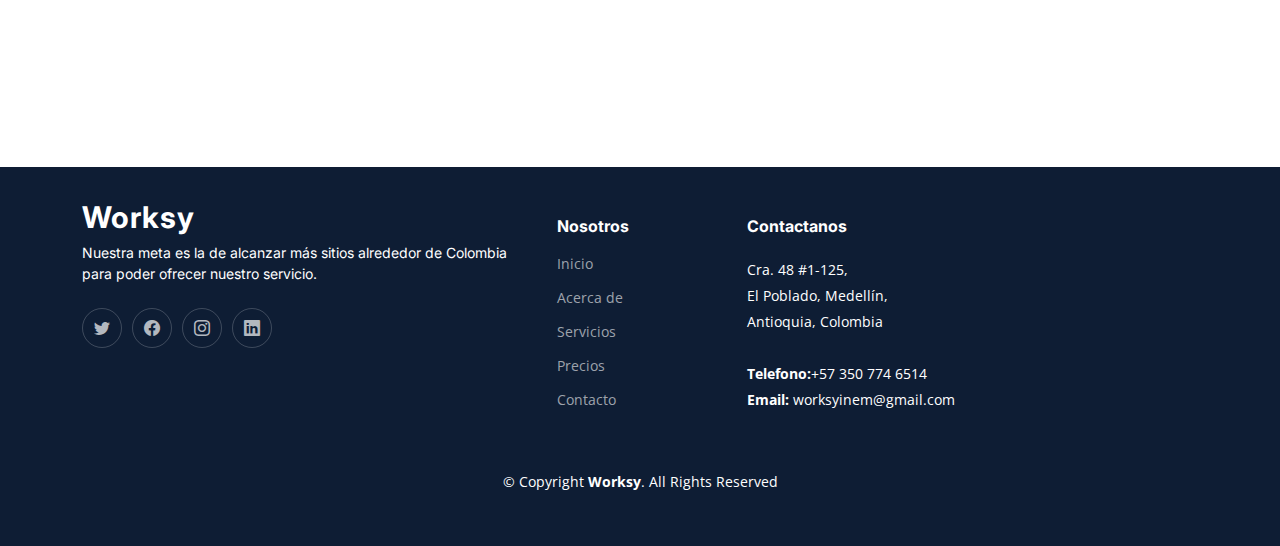
<file: service-details.html>
<!DOCTYPE html>
<html lang="en">

<head>
  <meta charset="utf-8">
  <meta content="width=device-width, initial-scale=1.0" name="viewport">

  <title>Worksy - Nuestros Servicios</title>
  <meta content="" name="description">
  <meta content="" name="keywords">

  <!-- Favicons -->
  <link href="assets/img/favicon.png" rel="icon">
  <link href="assets/img/apple-touch-icon.png" rel="apple-touch-icon">

  <!-- Google Fonts -->
  <link rel="preconnect" href="https://fonts.googleapis.com">
  <link rel="preconnect" href="https://fonts.gstatic.com" crossorigin>
  <link href="https://fonts.googleapis.com/css2?family=Open+Sans:ital,wght@0,300;0,400;0,500;0,600;0,700;1,300;1,400;1,600;1,700&family=Poppins:ital,wght@0,300;0,400;0,500;0,600;0,700;1,300;1,400;1,500;1,600;1,700&family=Inter:ital,wght@0,300;0,400;0,500;0,600;0,700;1,300;1,400;1,500;1,600;1,700&display=swap" rel="stylesheet">

  <!-- Vendor CSS Files -->
  <link href="assets/vendor/bootstrap/css/bootstrap.min.css" rel="stylesheet">
  <link href="assets/vendor/bootstrap-icons/bootstrap-icons.css" rel="stylesheet">
  <link href="assets/vendor/fontawesome-free/css/all.min.css" rel="stylesheet">
  <link href="assets/vendor/glightbox/css/glightbox.min.css" rel="stylesheet">
  <link href="assets/vendor/swiper/swiper-bundle.min.css" rel="stylesheet">
  <link href="assets/vendor/aos/aos.css" rel="stylesheet">

  <!-- Template Main CSS File -->
  <link href="assets/css/main.css" rel="stylesheet">

  <style>
    .service-item {
      background: #fff;
      box-shadow: 0 5px 30px 0 rgba(55, 55, 63, 0.1);
      border-radius: 10px;
      overflow: hidden;
      transition: all 0.3s ease-in-out;
    }

    .service-item:hover {
      transform: translateY(-5px);
      box-shadow: 0 10px 40px 0 rgba(55, 55, 63, 0.2);
    }

    .service-img {
      height: 200px;
      overflow: hidden;
    }

    .service-img img {
      width: 100%;
      height: 100%;
      object-fit: cover;
    }

    .service-content h3 {
      color: #2c4964;
      font-size: 20px;
      font-weight: 600;
      margin-bottom: 10px;
    }

    .workers-count {
      color: #1977cc;
      font-size: 14px;
      font-weight: 500;
    }

    .workers-count i {
      margin-right: 5px;
    }

    .service-content p {
      color: #6c757d;
      font-size: 14px;
      line-height: 1.6;
      margin-bottom: 0;
    }
  </style>

  <!-- =======================================================
  * Template Name: Logis
  * Updated: Mar 10 2023 with Bootstrap v5.2.3
  * Template URL: https://bootstrapmade.com/logis-bootstrap-logistics-website-template/
  * Author: BootstrapMade.com
  * License: https://bootstrapmade.com/license/
  ======================================================== -->
</head>

<body>

<!-- ======= Header ======= -->
<header id="header" class="header d-flex align-items-center fixed-top">
  <div class="container-fluid container-xl d-flex align-items-center justify-content-between">

    <a href="index.html" class="logo d-flex align-items-center">
      <!-- Uncomment the line below if you also wish to use an image logo -->
      <!-- <img src="assets/img/logo.png" alt=""> -->
      <h1>Worksy</h1>
    </a>

    <i class="mobile-nav-toggle mobile-nav-show bi bi-list"></i>
    <i class="mobile-nav-toggle mobile-nav-hide d-none bi bi-x"></i>
    <nav id="navbar" class="navbar">
      <ul>
        <li><a href="index.html">Inicio</a></li>
        <li><a href="about.html">Acerca de</a></li>
        <li><a href="services.html" class="active">Servicios</a></li>
        <li><a href="contact.html">Contacto</a></li>
        <li><a class="get-a-quote" href="login.html">Iniciar sesión</a></li>
        <li><a class="get-a-quote" href="login.html">Registrate</a></li>
      </ul>
    </nav><!-- .navbar -->

  </div>
</header><!-- End Header -->
<!-- End Header -->

  <main id="main">

    <!-- ======= Breadcrumbs ======= -->
    <div class="breadcrumbs">
      <div class="page-header d-flex align-items-center" style="background-image: url('assets/img/page-header.jpg');">
        <div class="container position-relative">
          <div class="row d-flex justify-content-center">
            <div class="col-lg-6 text-center">
              <h2>Nuestros Servicios</h2>
              <p>Descubre la amplia variedad de servicios profesionales disponibles en Worksy. Conectamos talento especializado con proyectos que necesitan experiencia y creatividad.</p>
            </div>
          </div>
        </div>
      </div>
      <nav>
        <div class="container">
          <ol>
            <li><a href="index.html">Inicio</a></li>
            <li>Servicios</li>
          </ol>
        </div>
      </nav>
    </div><!-- End Breadcrumbs -->

    <!-- ======= Services Section ======= -->
    <section id="services" class="services">
      <div class="container" data-aos="fade-up">

        <div class="row gy-4">

          <div class="col-lg-4 col-md-6" data-aos="fade-up" data-aos-delay="100">
            <div class="service-item position-relative">
              <div class="service-img">
                <img src="assets/img/hero-img.svg" class="img-fluid" alt="">
              </div>
              <div class="service-content p-4">
                <h3>Desarrollo Web</h3>
                <div class="workers-count mb-2">
                  <i class="bi bi-people"></i>
                  <span>245 desarrolladores disponibles</span>
                </div>
                <p>Expertos en crear sitios web modernos, aplicaciones y soluciones digitales con las últimas tecnologías.</p>
              </div>
            </div>
          </div><!-- End Service Item -->

          <div class="col-lg-4 col-md-6" data-aos="fade-up" data-aos-delay="200">
            <div class="service-item position-relative">
              <div class="service-img">
                <img src="assets/img/about.jpg" class="img-fluid" alt="">
              </div>
              <div class="service-content p-4">
                <h3>Diseño Gráfico</h3>
                <div class="workers-count mb-2">
                  <i class="bi bi-people"></i>
                  <span>189 diseñadores disponibles</span>
                </div>
                <p>Creativos profesionales especializados en branding, logos, y material visual impactante para tu marca.</p>
              </div>
            </div>
          </div><!-- End Service Item -->

          <div class="col-lg-4 col-md-6" data-aos="fade-up" data-aos-delay="300">
            <div class="service-item position-relative">
              <div class="service-img">
                <img src="assets/img/hero-img2.png" class="img-fluid" alt="">
              </div>
              <div class="service-content p-4">
                <h3>Marketing Digital</h3>
                <div class="workers-count mb-2">
                  <i class="bi bi-people"></i>
                  <span>167 especialistas disponibles</span>
                </div>
                <p>Estrategas digitales que harán crecer tu presencia online y aumentarán tus ventas efectivamente.</p>
              </div>
            </div>
          </div><!-- End Service Item -->

          <div class="col-lg-4 col-md-6" data-aos="fade-up" data-aos-delay="400">
            <div class="service-item position-relative">
              <div class="service-img">
                <img src="assets/img/features-1.jpg" class="img-fluid" alt="">
              </div>
              <div class="service-content p-4">
                <h3>Redacción de Contenido</h3>
                <div class="workers-count mb-2">
                  <i class="bi bi-people"></i>
                  <span>98 redactores disponibles</span>
                </div>
                <p>Escritores expertos en crear contenido de calidad para blogs, webs y campañas de marketing.</p>
              </div>
            </div>
          </div><!-- End Service Item -->

          <div class="col-lg-4 col-md-6" data-aos="fade-up" data-aos-delay="500">
            <div class="service-item position-relative">
              <div class="service-img">
                <img src="assets/img/features-2.jpg" class="img-fluid" alt="">
              </div>
              <div class="service-content p-4">
                <h3>Consultoría Empresarial</h3>
                <div class="workers-count mb-2">
                  <i class="bi bi-people"></i>
                  <span>76 consultores disponibles</span>
                </div>
                <p>Asesores profesionales que te ayudarán a optimizar procesos y hacer crecer tu negocio.</p>
              </div>
            </div>
          </div><!-- End Service Item -->

          <div class="col-lg-4 col-md-6" data-aos="fade-up" data-aos-delay="600">
            <div class="service-item position-relative">
              <div class="service-img">
                <img src="assets/img/features-3.jpg" class="img-fluid" alt="">
              </div>
              <div class="service-content p-4">
                <h3>Traducción</h3>
                <div class="workers-count mb-2">
                  <i class="bi bi-people"></i>
                  <span>134 traductores disponibles</span>
                </div>
                <p>Traductores nativos especializados en múltiples idiomas para tus proyectos internacionales.</p>
              </div>
            </div>
          </div><!-- End Service Item -->

          <div class="col-lg-4 col-md-6" data-aos="fade-up" data-aos-delay="700">
            <div class="service-item position-relative">
              <div class="service-img">
                <img src="assets/img/features-4.jpg" class="img-fluid" alt="">
              </div>
              <div class="service-content p-4">
                <h3>Fotografía</h3>
                <div class="workers-count mb-2">
                  <i class="bi bi-people"></i>
                  <span>52 fotógrafos disponibles</span>
                </div>
                <p>Fotógrafos profesionales para eventos, productos, retratos y proyectos comerciales.</p>
              </div>
            </div>
          </div><!-- End Service Item -->

          <div class="col-lg-4 col-md-6" data-aos="fade-up" data-aos-delay="800">
            <div class="service-item position-relative">
              <div class="service-img">
                <img src="assets/img/about.jpg" class="img-fluid" alt="">
              </div>
              <div class="service-content p-4">
                <h3>Desarrollo Móvil</h3>
                <div class="workers-count mb-2">
                  <i class="bi bi-people"></i>
                  <span>123 desarrolladores disponibles</span>
                </div>
                <p>Especialistas en crear aplicaciones móviles innovadoras para iOS y Android.</p>
              </div>
            </div>
          </div><!-- End Service Item -->

          <div class="col-lg-4 col-md-6" data-aos="fade-up" data-aos-delay="900">
            <div class="service-item position-relative">
              <div class="service-img">
                <img src="assets/img/hero-img.svg" class="img-fluid" alt="">
              </div>
              <div class="service-content p-4">
                <h3>Soporte Técnico</h3>
                <div class="workers-count mb-2">
                  <i class="bi bi-people"></i>
                  <span>89 técnicos disponibles</span>
                </div>
                <p>Técnicos especializados en brindar soporte IT y mantenimiento de sistemas.</p>
              </div>
            </div>
          </div><!-- End Service Item -->

        </div>

      </div>
    </section><!-- End Services Section -->

  </main><!-- End #main -->

<!-- ======= Footer ======= -->
<footer id="footer" class="footer">

  <div class="container">
    <div class="row gy-4">
      <div class="col-lg-5 col-md-12 footer-info">
        <a href="index.html" class="logo d-flex align-items-center">
          <span>Worksy</span>
        </a>
        <p>Nuestra meta es la de alcanzar más sitios alrededor de Colombia para poder ofrecer nuestro servicio.</p>
        <div class="social-links d-flex mt-4">
          <a href="#" class="twitter"><i class="bi bi-twitter"></i></a>
          <a href="#" class="facebook"><i class="bi bi-facebook"></i></a>
          <a href="#" class="instagram"><i class="bi bi-instagram"></i></a>
          <a href="#" class="linkedin"><i class="bi bi-linkedin"></i></a>
        </div>
      </div>

      <div class="col-lg-2 col-6 footer-links">
        <h4>Nosotros</h4>
        <ul>
          <li><a href="index.html" class="active">Inicio</a></li>
          <li><a href="about.html">Acerca de</a></li>
          <li><a href="services.html">Servicios</a></li>
          <li><a href="pricing.html">Precios</a></li>
          <li><a href="contact.html">Contacto</a></li>
        </ul>
      </div>

      <div class="col-lg-3 col-md-12 footer-contact text-center text-md-start">
        <h4>Contactanos</h4>
        <p>
          Cra. 48 #1-125,<br>
          El Poblado, Medellín,<br>
          Antioquia, Colombia <br><br>
          <strong>Telefono:</strong>+57 350 774 6514<br>
          <strong>Email:</strong> worksyinem@gmail.com<br>
        </p>
      </div>

    </div>
  </div>

  <div class="container mt-4">
    <div class="copyright">
      &copy; Copyright <strong><span>Worksy</span></strong>. All Rights Reserved
    </div>
    <div class="credits">
      <!-- All the links in the footer should remain intact. -->
      <!-- You can delete the links only if you purchased the pro version. -->
      <!-- Licensing information: https://bootstrapmade.com/license/ -->
      <!-- Purchase the pro version with working PHP/AJAX contact form: https://bootstrapmade.com/logis-bootstrap-logistics-website-template/ -->
    </div>
  </div>

</footer><!-- End Footer -->
<!-- End Footer -->

  <a href="#" class="scroll-top d-flex align-items-center justify-content-center"><i class="bi bi-arrow-up-short"></i></a>

  <div id="preloader"></div>

  <!-- Vendor JS Files -->
  <script src="assets/vendor/bootstrap/js/bootstrap.bundle.min.js"></script>
  <script src="assets/vendor/purecounter/purecounter_vanilla.js"></script>
  <script src="assets/vendor/glightbox/js/glightbox.min.js"></script>
  <script src="assets/vendor/swiper/swiper-bundle.min.js"></script>
  <script src="assets/vendor/aos/aos.js"></script>
  <script src="assets/vendor/php-email-form/validate.js"></script>

  <!-- Template Main JS File -->
  <script src="assets/js/main.js"></script>

</body>

</html>
</file>
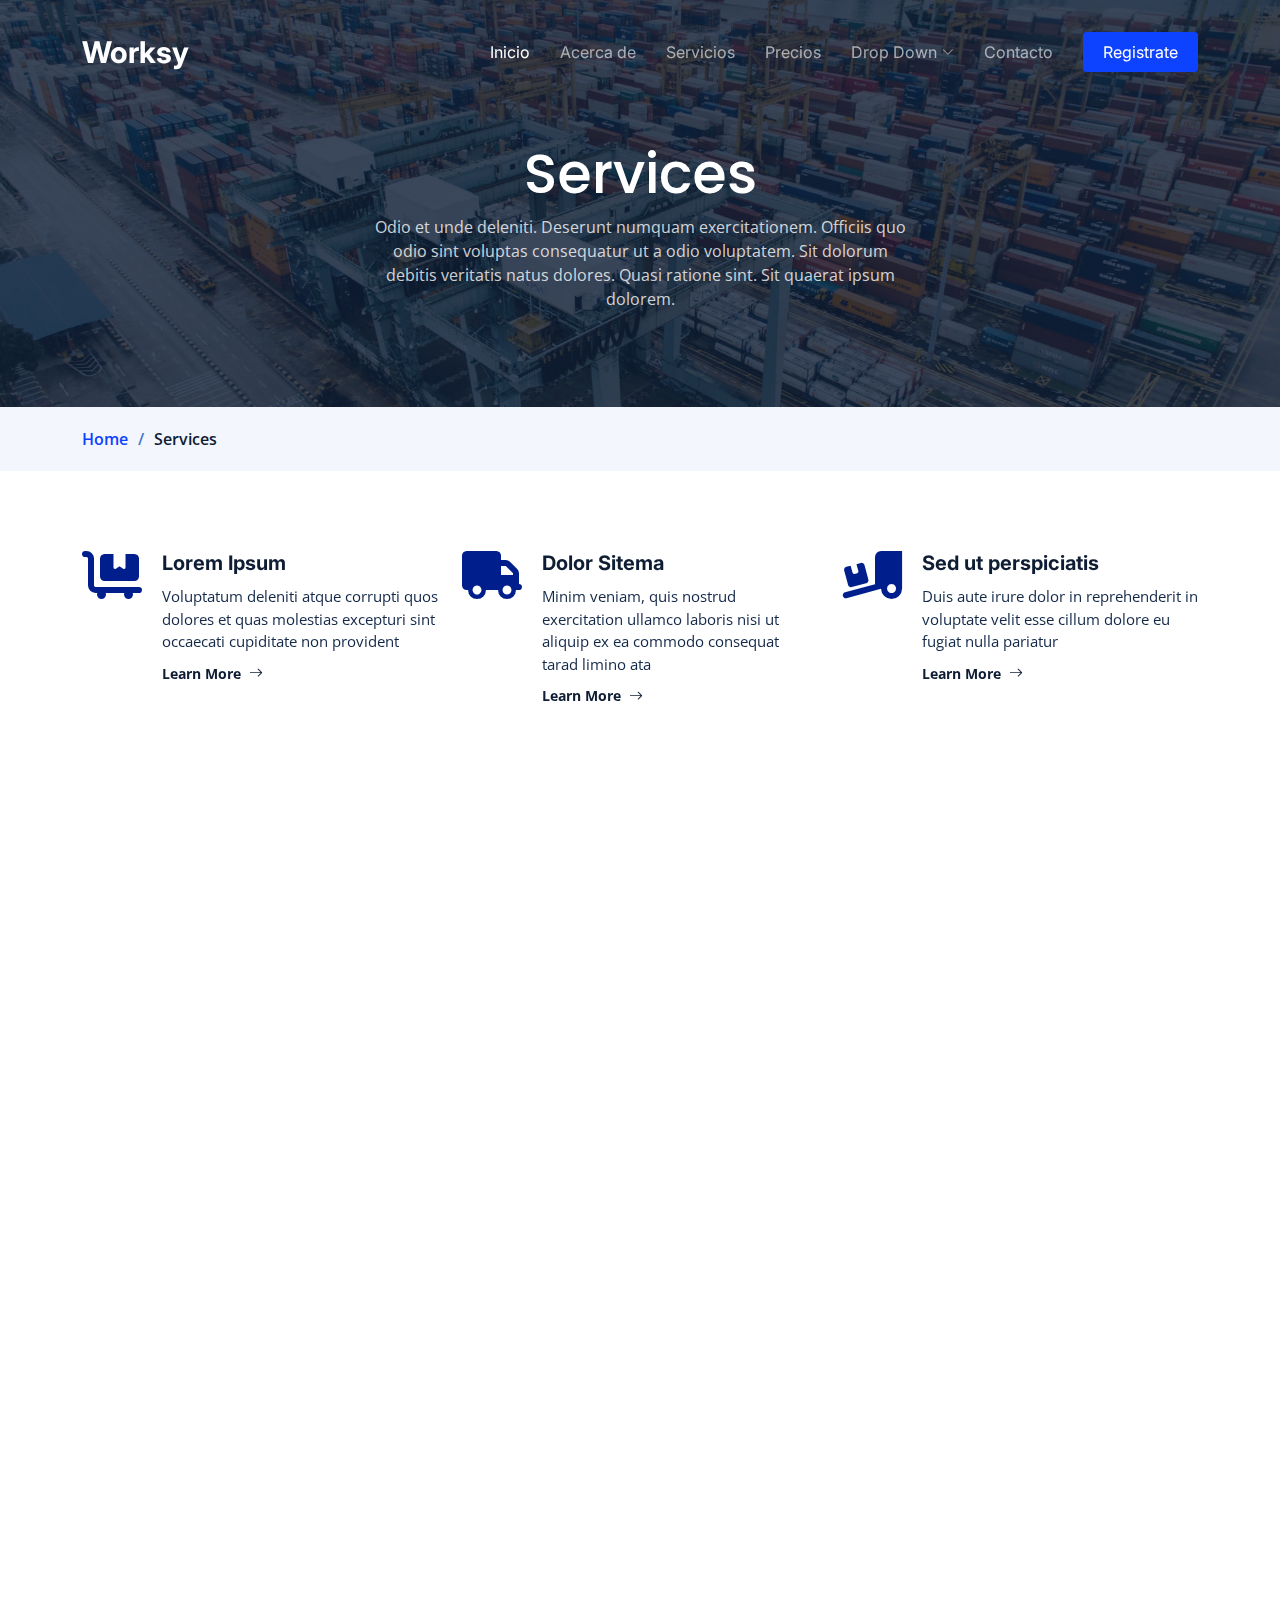
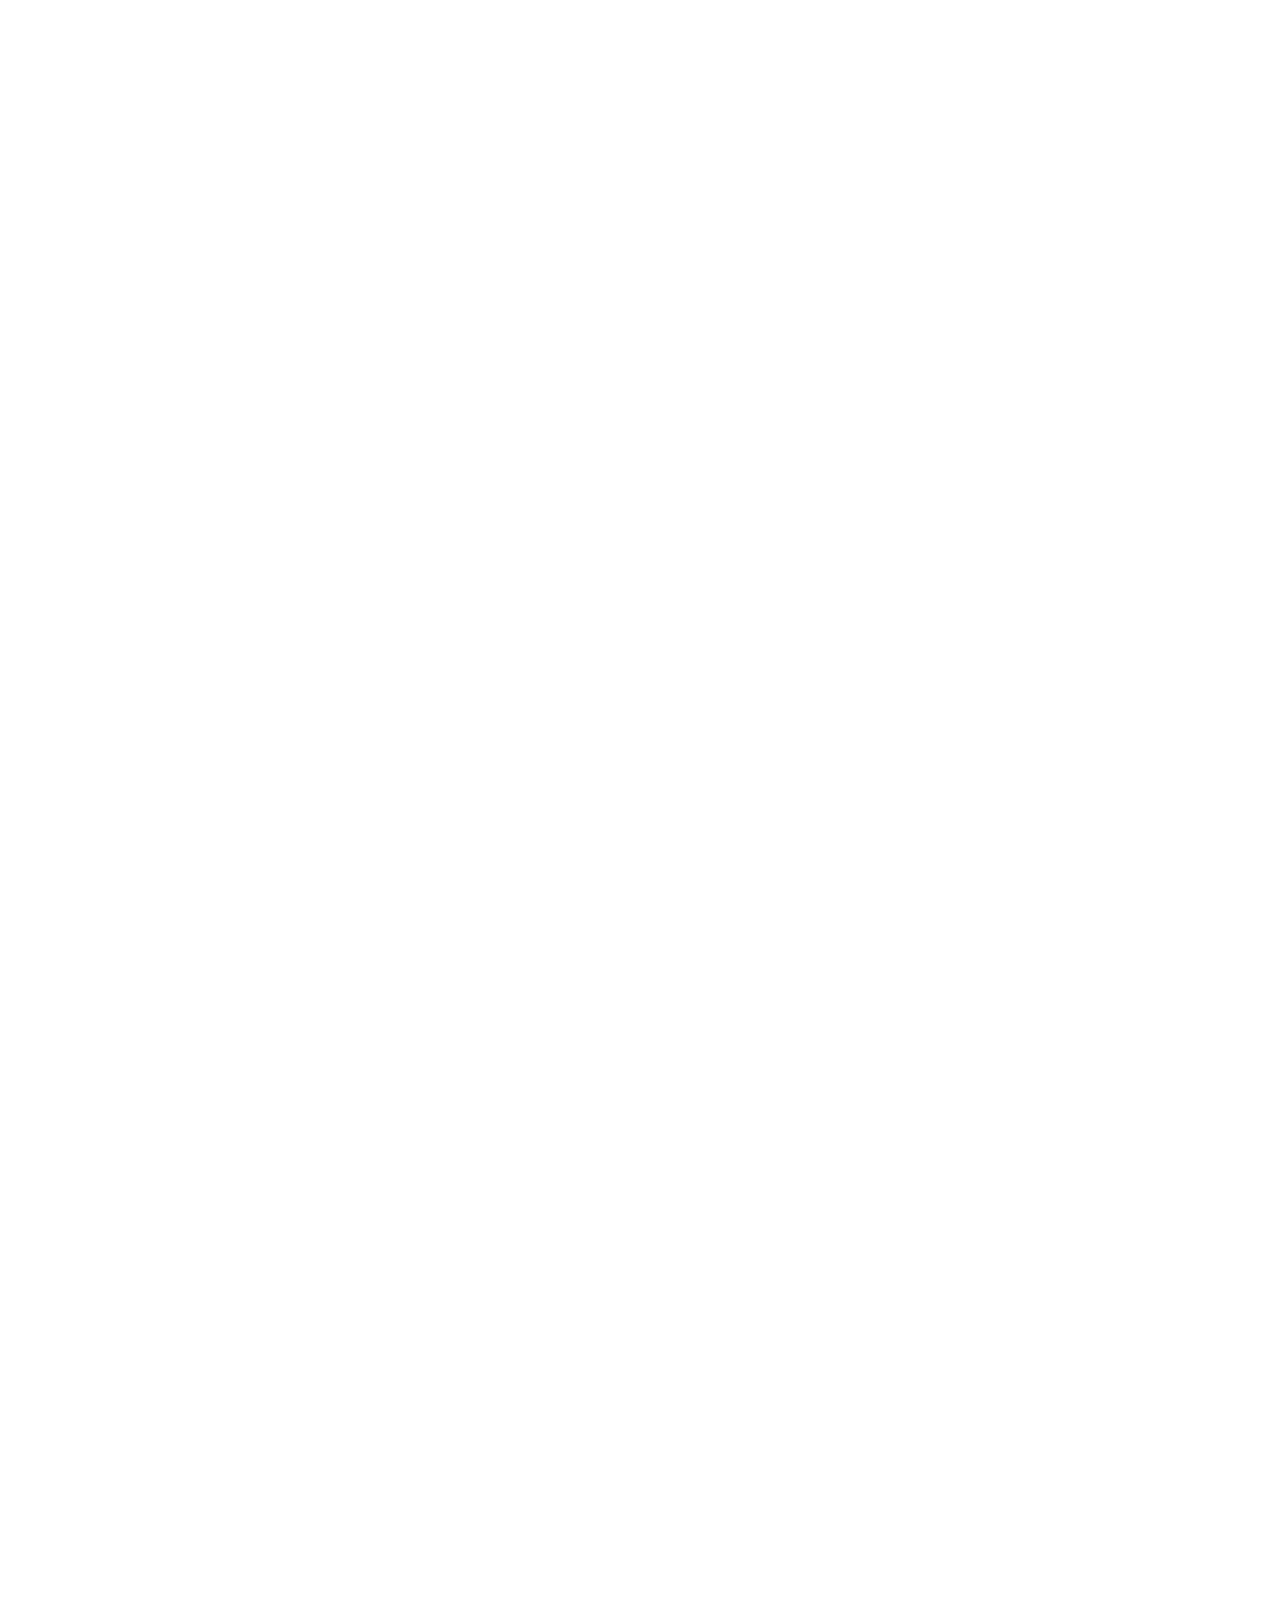
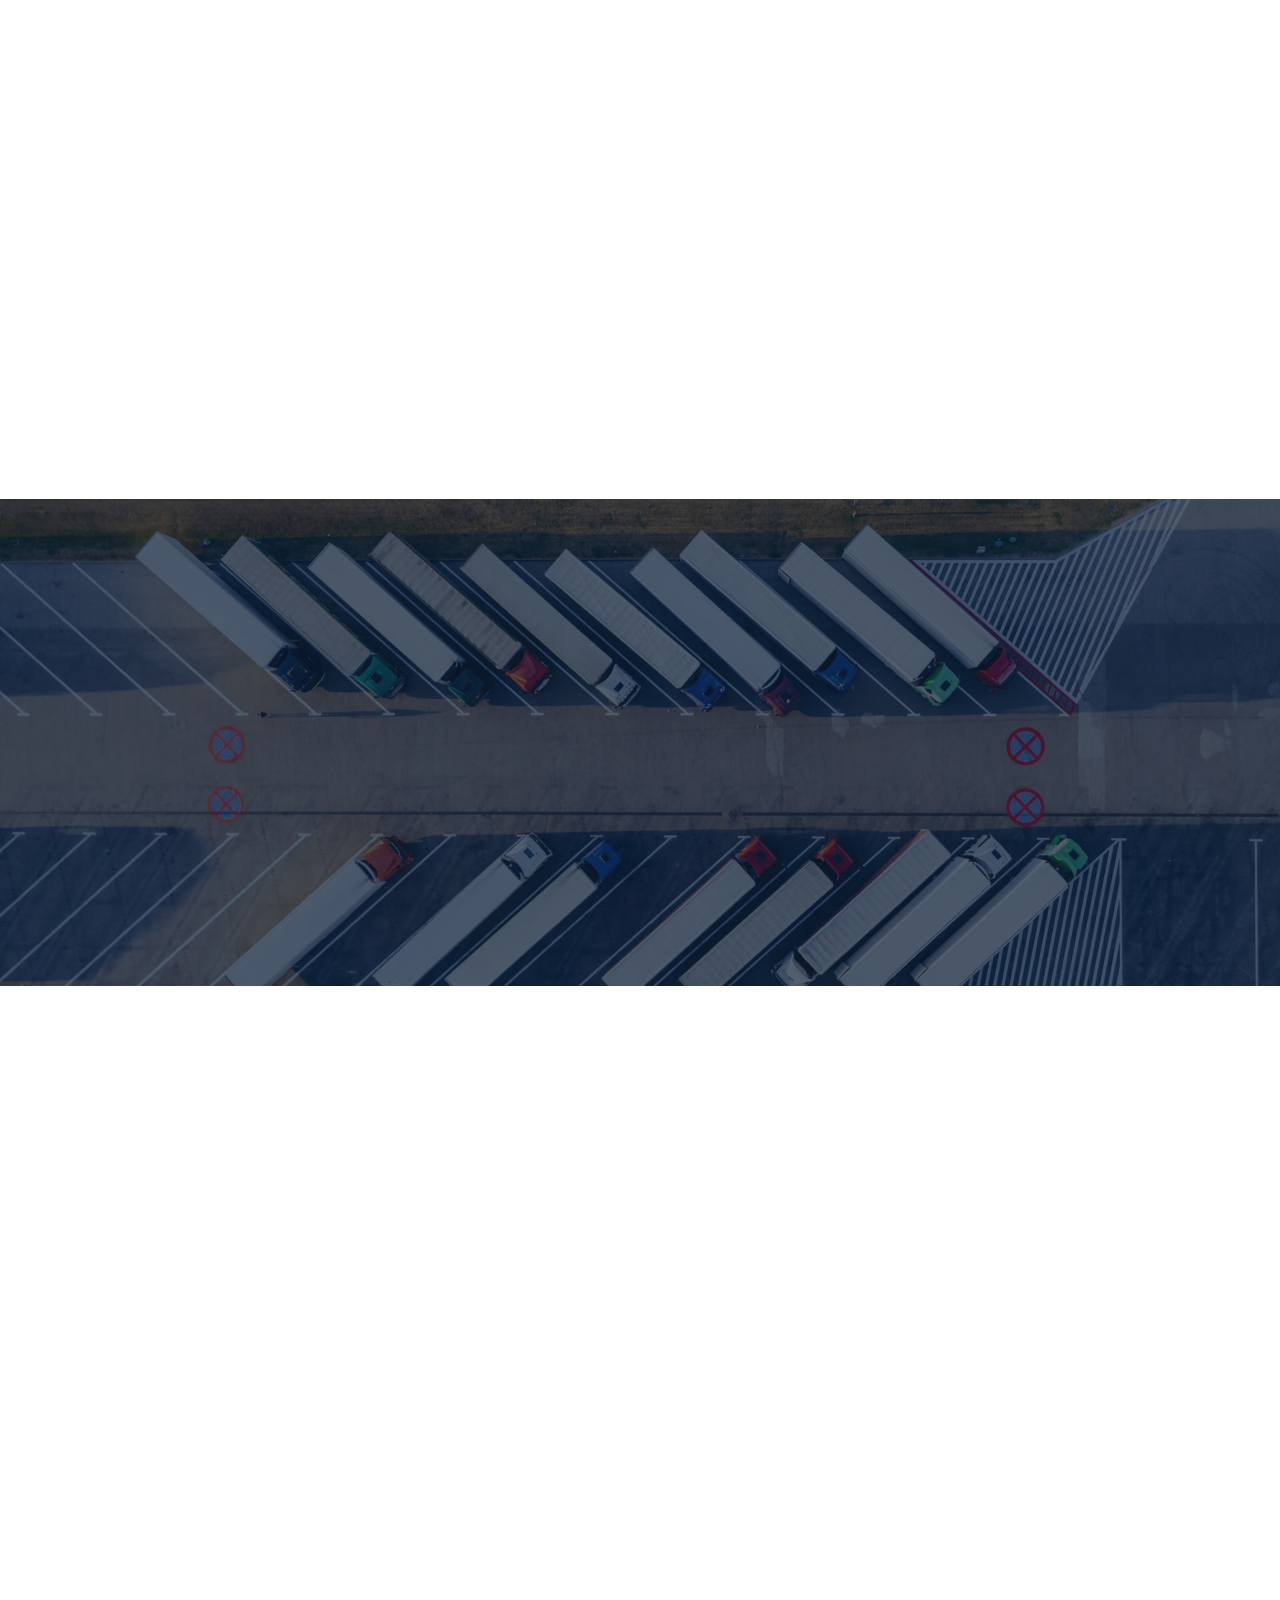
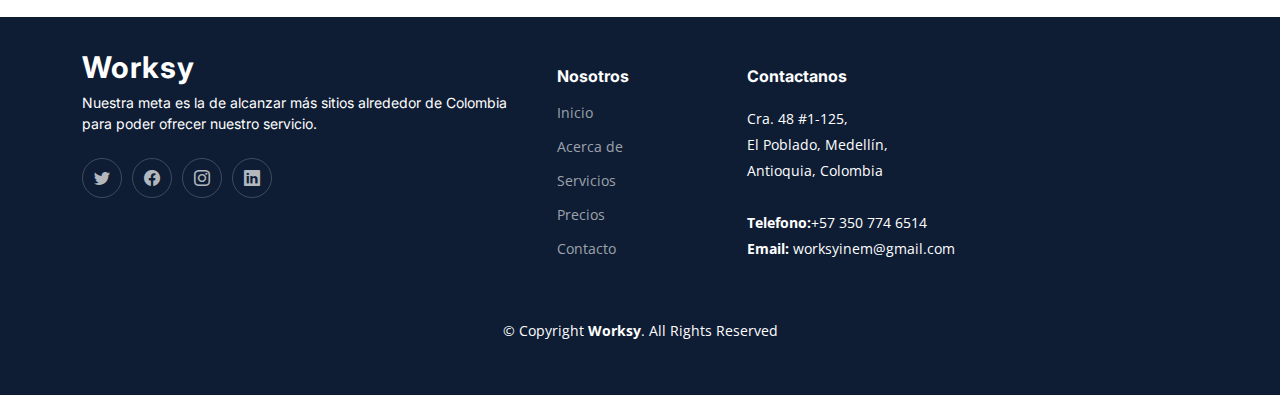
<file: services.html>
<!DOCTYPE html>
<html lang="en">

<head>
  <meta charset="utf-8">
  <meta content="width=device-width, initial-scale=1.0" name="viewport">

  <title>Logis Bootstrap Template - Services</title>
  <meta content="" name="description">
  <meta content="" name="keywords">

  <!-- Favicons -->
  <link href="assets/img/favicon.png" rel="icon">
  <link href="assets/img/apple-touch-icon.png" rel="apple-touch-icon">

  <!-- Google Fonts -->
  <link rel="preconnect" href="https://fonts.googleapis.com">
  <link rel="preconnect" href="https://fonts.gstatic.com" crossorigin>
  <link href="https://fonts.googleapis.com/css2?family=Open+Sans:ital,wght@0,300;0,400;0,500;0,600;0,700;1,300;1,400;1,600;1,700&family=Poppins:ital,wght@0,300;0,400;0,500;0,600;0,700;1,300;1,400;1,500;1,600;1,700&family=Inter:ital,wght@0,300;0,400;0,500;0,600;0,700;1,300;1,400;1,500;1,600;1,700&display=swap" rel="stylesheet">

  <!-- Vendor CSS Files -->
  <link href="assets/vendor/bootstrap/css/bootstrap.min.css" rel="stylesheet">
  <link href="assets/vendor/bootstrap-icons/bootstrap-icons.css" rel="stylesheet">
  <link href="assets/vendor/fontawesome-free/css/all.min.css" rel="stylesheet">
  <link href="assets/vendor/glightbox/css/glightbox.min.css" rel="stylesheet">
  <link href="assets/vendor/swiper/swiper-bundle.min.css" rel="stylesheet">
  <link href="assets/vendor/aos/aos.css" rel="stylesheet">

  <!-- Template Main CSS File -->
  <link href="assets/css/main.css" rel="stylesheet">

  <!-- =======================================================
  * Template Name: Logis
  * Updated: Mar 10 2023 with Bootstrap v5.2.3
  * Template URL: https://bootstrapmade.com/logis-bootstrap-logistics-website-template/
  * Author: BootstrapMade.com
  * License: https://bootstrapmade.com/license/
  ======================================================== -->
</head>

<body>

<!-- ======= Header ======= -->
<header id="header" class="header d-flex align-items-center fixed-top">
  <div class="container-fluid container-xl d-flex align-items-center justify-content-between">

    <a href="index.html" class="logo d-flex align-items-center">
      <!-- Uncomment the line below if you also wish to use an image logo -->
      <!-- <img src="assets/img/logo.png" alt=""> -->
      <h1>Worksy</h1>
    </a>

    <i class="mobile-nav-toggle mobile-nav-show bi bi-list"></i>
    <i class="mobile-nav-toggle mobile-nav-hide d-none bi bi-x"></i>
    <nav id="navbar" class="navbar">
      <ul>
        <li><a href="index.html" class="active">Inicio</a></li>
        <li><a href="about.html">Acerca de</a></li>
        <li><a href="services.html">Servicios</a></li>
        <li><a href="pricing.html">Precios</a></li>
        <li class="dropdown"><a href="#"><span>Drop Down</span> <i class="bi bi-chevron-down dropdown-indicator"></i></a>
          <ul>
            <li><a href="#">Drop Down 1</a></li>
            <li class="dropdown"><a href="#"><span>Deep Drop Down</span> <i class="bi bi-chevron-down dropdown-indicator"></i></a>
              <ul>
                <li><a href="#">Deep Drop Down 1</a></li>
                <li><a href="#">Deep Drop Down 2</a></li>
                <li><a href="#">Deep Drop Down 3</a></li>
                <li><a href="#">Deep Drop Down 4</a></li>
                <li><a href="#">Deep Drop Down 5</a></li>
              </ul>
            </li>
            <li><a href="#">Drop Down 2</a></li>
            <li><a href="#">Drop Down 3</a></li>
            <li><a href="#">Drop Down 4</a></li>
          </ul>
        </li>
        <li><a href="contact.html">Contacto</a></li>
        <li><a class="get-a-quote" href="login.html">Registrate</a></li>
      </ul>
    </nav><!-- .navbar -->

  </div>
</header><!-- End Header -->
<!-- End Header -->

  <main id="main">

    <!-- ======= Breadcrumbs ======= -->
    <div class="breadcrumbs">
      <div class="page-header d-flex align-items-center" style="background-image: url('assets/img/page-header.jpg');">
        <div class="container position-relative">
          <div class="row d-flex justify-content-center">
            <div class="col-lg-6 text-center">
              <h2>Services</h2>
              <p>Odio et unde deleniti. Deserunt numquam exercitationem. Officiis quo odio sint voluptas consequatur ut a odio voluptatem. Sit dolorum debitis veritatis natus dolores. Quasi ratione sint. Sit quaerat ipsum dolorem.</p>
            </div>
          </div>
        </div>
      </div>
      <nav>
        <div class="container">
          <ol>
            <li><a href="index.html">Home</a></li>
            <li>Services</li>
          </ol>
        </div>
      </nav>
    </div><!-- End Breadcrumbs -->

    <!-- ======= Featured Services Section ======= -->
    <section id="featured-services" class="featured-services">
      <div class="container">

        <div class="row gy-4">

          <div class="col-lg-4 col-md-6 service-item d-flex" data-aos="fade-up">
            <div class="icon flex-shrink-0"><i class="fa-solid fa-cart-flatbed"></i></div>
            <div>
              <h4 class="title">Lorem Ipsum</h4>
              <p class="description">Voluptatum deleniti atque corrupti quos dolores et quas molestias excepturi sint occaecati cupiditate non provident</p>
              <a href="service-details.html" class="readmore stretched-link"><span>Learn More</span><i class="bi bi-arrow-right"></i></a>
            </div>
          </div>
          <!-- End Service Item -->

          <div class="col-lg-4 col-md-6 service-item d-flex" data-aos="fade-up" data-aos-delay="100">
            <div class="icon flex-shrink-0"><i class="fa-solid fa-truck"></i></div>
            <div>
              <h4 class="title">Dolor Sitema</h4>
              <p class="description">Minim veniam, quis nostrud exercitation ullamco laboris nisi ut aliquip ex ea commodo consequat tarad limino ata</p>
              <a href="service-details.html" class="readmore stretched-link"><span>Learn More</span><i class="bi bi-arrow-right"></i></a>
            </div>
          </div><!-- End Service Item -->

          <div class="col-lg-4 col-md-6 service-item d-flex" data-aos="fade-up" data-aos-delay="200">
            <div class="icon flex-shrink-0"><i class="fa-solid fa-truck-ramp-box"></i></div>
            <div>
              <h4 class="title">Sed ut perspiciatis</h4>
              <p class="description">Duis aute irure dolor in reprehenderit in voluptate velit esse cillum dolore eu fugiat nulla pariatur</p>
              <a href="service-details.html" class="readmore stretched-link"><span>Learn More</span><i class="bi bi-arrow-right"></i></a>
            </div>
          </div><!-- End Service Item -->

        </div>

      </div>
    </section><!-- End Featured Services Section -->

    <!-- ======= Services Section ======= -->
    <section id="service" class="services pt-0">
      <div class="container" data-aos="fade-up">

        <div class="section-header">
          <span>Our Services</span>
          <h2>Our Services</h2>

        </div>

        <div class="row gy-4">

          <div class="col-lg-4 col-md-6" data-aos="fade-up" data-aos-delay="100">
            <div class="card">
              <div class="card-img">
                <img src="assets/img/storage-service.jpg" alt="" class="img-fluid">
              </div>
              <h3><a href="service-details.html" class="stretched-link">Storage</a></h3>
              <p>Cumque eos in qui numquam. Aut aspernatur perferendis sed atque quia voluptas quisquam repellendus temporibus itaqueofficiis odit</p>
            </div>
          </div><!-- End Card Item -->

          <div class="col-lg-4 col-md-6" data-aos="fade-up" data-aos-delay="200">
            <div class="card">
              <div class="card-img">
                <img src="assets/img/logistics-service.jpg" alt="" class="img-fluid">
              </div>
              <h3><a href="service-details.html" class="stretched-link">Logistics</a></h3>
              <p>Asperiores provident dolor accusamus pariatur dolore nam id audantium ut et iure incidunt molestiae dolor ipsam ducimus occaecati nisi</p>
            </div>
          </div><!-- End Card Item -->

          <div class="col-lg-4 col-md-6" data-aos="fade-up" data-aos-delay="300">
            <div class="card">
              <div class="card-img">
                <img src="assets/img/cargo-service.jpg" alt="" class="img-fluid">
              </div>
              <h3><a href="service-details.html" class="stretched-link">Cargo</a></h3>
              <p>Dicta quam similique quia architecto eos nisi aut ratione aut ipsum reiciendis sit doloremque oluptatem aut et molestiae ut et nihil</p>
            </div>
          </div><!-- End Card Item -->

          <div class="col-lg-4 col-md-6" data-aos="fade-up" data-aos-delay="400">
            <div class="card">
              <div class="card-img">
                <img src="assets/img/trucking-service.jpg" alt="" class="img-fluid">
              </div>
              <h3><a href="service-details.html" class="stretched-link">Trucking</a></h3>
              <p>Dicta quam similique quia architecto eos nisi aut ratione aut ipsum reiciendis sit doloremque oluptatem aut et molestiae ut et nihil</p>
            </div>
          </div><!-- End Card Item -->

          <div class="col-lg-4 col-md-6" data-aos="fade-up" data-aos-delay="500">
            <div class="card">
              <div class="card-img">
                <img src="assets/img/packaging-service.jpg" alt="" class="img-fluid">
              </div>
              <h3><a href="service-details.html" class="stretched-link">Packaging</a></h3>
              <p>Illo consequuntur quisquam delectus praesentium modi dignissimos facere vel cum onsequuntur maiores beatae consequatur magni voluptates</p>
            </div>
          </div><!-- End Card Item -->

          <div class="col-lg-4 col-md-6" data-aos="fade-up" data-aos-delay="600">
            <div class="card">
              <div class="card-img">
                <img src="assets/img/warehousing-service.jpg" alt="" class="img-fluid">
              </div>
              <h3><a href="service-details.html" class="stretched-link">Warehousing</a></h3>
              <p>Quas assumenda non occaecati molestiae. In aut earum sed natus eatae in vero. Ab modi quisquam aut nostrum unde et qui est non quo nulla</p>
            </div>
          </div><!-- End Card Item -->

        </div>

      </div>
    </section><!-- End Services Section -->

    <!-- ======= Features Section ======= -->
    <section id="features" class="features">
      <div class="container">

        <div class="row gy-4 align-items-center features-item" data-aos="fade-up">

          <div class="col-md-5">
            <img src="assets/img/features-1.jpg" class="img-fluid" alt="">
          </div>
          <div class="col-md-7">
            <h3>Voluptatem dignissimos provident quasi corporis voluptates sit assumenda.</h3>
            <p class="fst-italic">
              Lorem ipsum dolor sit amet, consectetur adipiscing elit, sed do eiusmod tempor incididunt ut labore et dolore
              magna aliqua.
            </p>
            <ul>
              <li><i class="bi bi-check"></i> Ullamco laboris nisi ut aliquip ex ea commodo consequat.</li>
              <li><i class="bi bi-check"></i> Duis aute irure dolor in reprehenderit in voluptate velit.</li>
              <li><i class="bi bi-check"></i> Ullam est qui quos consequatur eos accusamus.</li>
            </ul>
          </div>
        </div><!-- Features Item -->

        <div class="row gy-4 align-items-center features-item" data-aos="fade-up">
          <div class="col-md-5 order-1 order-md-2">
            <img src="assets/img/features-2.jpg" class="img-fluid" alt="">
          </div>
          <div class="col-md-7 order-2 order-md-1">
            <h3>Corporis temporibus maiores provident</h3>
            <p class="fst-italic">
              Lorem ipsum dolor sit amet, consectetur adipiscing elit, sed do eiusmod tempor incididunt ut labore et dolore
              magna aliqua.
            </p>
            <p>
              Ullamco laboris nisi ut aliquip ex ea commodo consequat. Duis aute irure dolor in reprehenderit in voluptate
              velit esse cillum dolore eu fugiat nulla pariatur. Excepteur sint occaecat cupidatat non proident, sunt in
              culpa qui officia deserunt mollit anim id est laborum
            </p>
          </div>
        </div><!-- Features Item -->

        <div class="row gy-4 align-items-center features-item" data-aos="fade-up">
          <div class="col-md-5">
            <img src="assets/img/features-3.jpg" class="img-fluid" alt="">
          </div>
          <div class="col-md-7">
            <h3>Sunt consequatur ad ut est nulla consectetur reiciendis animi voluptas</h3>
            <p>Cupiditate placeat cupiditate placeat est ipsam culpa. Delectus quia minima quod. Sunt saepe odit aut quia voluptatem hic voluptas dolor doloremque.</p>
            <ul>
              <li><i class="bi bi-check"></i> Ullamco laboris nisi ut aliquip ex ea commodo consequat.</li>
              <li><i class="bi bi-check"></i> Duis aute irure dolor in reprehenderit in voluptate velit.</li>
              <li><i class="bi bi-check"></i> Facilis ut et voluptatem aperiam. Autem soluta ad fugiat.</li>
            </ul>
          </div>
        </div><!-- Features Item -->

        <div class="row gy-4 align-items-center features-item" data-aos="fade-up">
          <div class="col-md-5 order-1 order-md-2">
            <img src="assets/img/features-4.jpg" class="img-fluid" alt="">
          </div>
          <div class="col-md-7 order-2 order-md-1">
            <h3>Quas et necessitatibus eaque impedit ipsum animi consequatur incidunt in</h3>
            <p class="fst-italic">
              Lorem ipsum dolor sit amet, consectetur adipiscing elit, sed do eiusmod tempor incididunt ut labore et dolore
              magna aliqua.
            </p>
            <p>
              Ullamco laboris nisi ut aliquip ex ea commodo consequat. Duis aute irure dolor in reprehenderit in voluptate
              velit esse cillum dolore eu fugiat nulla pariatur. Excepteur sint occaecat cupidatat non proident, sunt in
              culpa qui officia deserunt mollit anim id est laborum
            </p>
          </div>
        </div><!-- Features Item -->

      </div>
    </section><!-- End Features Section -->

    <!-- ======= Testimonials Section ======= -->
    <section id="testimonials" class="testimonials">
      <div class="container">

        <div class="slides-1 swiper" data-aos="fade-up">
          <div class="swiper-wrapper">

            <div class="swiper-slide">
              <div class="testimonial-item">
                <img src="assets/img/testimonials/testimonials-1.jpg" class="testimonial-img" alt="">
                <h3>Saul Goodman</h3>
                <h4>Ceo &amp; Founder</h4>
                <div class="stars">
                  <i class="bi bi-star-fill"></i><i class="bi bi-star-fill"></i><i class="bi bi-star-fill"></i><i class="bi bi-star-fill"></i><i class="bi bi-star-fill"></i>
                </div>
                <p>
                  <i class="bi bi-quote quote-icon-left"></i>
                  Proin iaculis purus consequat sem cure digni ssim donec porttitora entum suscipit rhoncus. Accusantium quam, ultricies eget id, aliquam eget nibh et. Maecen aliquam, risus at semper.
                  <i class="bi bi-quote quote-icon-right"></i>
                </p>
              </div>
            </div><!-- End testimonial item -->

            <div class="swiper-slide">
              <div class="testimonial-item">
                <img src="assets/img/testimonials/testimonials-2.jpg" class="testimonial-img" alt="">
                <h3>Sara Wilsson</h3>
                <h4>Designer</h4>
                <div class="stars">
                  <i class="bi bi-star-fill"></i><i class="bi bi-star-fill"></i><i class="bi bi-star-fill"></i><i class="bi bi-star-fill"></i><i class="bi bi-star-fill"></i>
                </div>
                <p>
                  <i class="bi bi-quote quote-icon-left"></i>
                  Export tempor illum tamen malis malis eram quae irure esse labore quem cillum quid cillum eram malis quorum velit fore eram velit sunt aliqua noster fugiat irure amet legam anim culpa.
                  <i class="bi bi-quote quote-icon-right"></i>
                </p>
              </div>
            </div><!-- End testimonial item -->

            <div class="swiper-slide">
              <div class="testimonial-item">
                <img src="assets/img/testimonials/testimonials-3.jpg" class="testimonial-img" alt="">
                <h3>Jena Karlis</h3>
                <h4>Store Owner</h4>
                <div class="stars">
                  <i class="bi bi-star-fill"></i><i class="bi bi-star-fill"></i><i class="bi bi-star-fill"></i><i class="bi bi-star-fill"></i><i class="bi bi-star-fill"></i>
                </div>
                <p>
                  <i class="bi bi-quote quote-icon-left"></i>
                  Enim nisi quem export duis labore cillum quae magna enim sint quorum nulla quem veniam duis minim tempor labore quem eram duis noster aute amet eram fore quis sint minim.
                  <i class="bi bi-quote quote-icon-right"></i>
                </p>
              </div>
            </div><!-- End testimonial item -->

            <div class="swiper-slide">
              <div class="testimonial-item">
                <img src="assets/img/testimonials/testimonials-4.jpg" class="testimonial-img" alt="">
                <h3>Matt Brandon</h3>
                <h4>Freelancer</h4>
                <div class="stars">
                  <i class="bi bi-star-fill"></i><i class="bi bi-star-fill"></i><i class="bi bi-star-fill"></i><i class="bi bi-star-fill"></i><i class="bi bi-star-fill"></i>
                </div>
                <p>
                  <i class="bi bi-quote quote-icon-left"></i>
                  Fugiat enim eram quae cillum dolore dolor amet nulla culpa multos export minim fugiat minim velit minim dolor enim duis veniam ipsum anim magna sunt elit fore quem dolore labore illum veniam.
                  <i class="bi bi-quote quote-icon-right"></i>
                </p>
              </div>
            </div><!-- End testimonial item -->

            <div class="swiper-slide">
              <div class="testimonial-item">
                <img src="assets/img/testimonials/testimonials-5.jpg" class="testimonial-img" alt="">
                <h3>John Larson</h3>
                <h4>Entrepreneur</h4>
                <div class="stars">
                  <i class="bi bi-star-fill"></i><i class="bi bi-star-fill"></i><i class="bi bi-star-fill"></i><i class="bi bi-star-fill"></i><i class="bi bi-star-fill"></i>
                </div>
                <p>
                  <i class="bi bi-quote quote-icon-left"></i>
                  Quis quorum aliqua sint quem legam fore sunt eram irure aliqua veniam tempor noster veniam enim culpa labore duis sunt culpa nulla illum cillum fugiat legam esse veniam culpa fore nisi cillum quid.
                  <i class="bi bi-quote quote-icon-right"></i>
                </p>
              </div>
            </div><!-- End testimonial item -->

          </div>
          <div class="swiper-pagination"></div>
        </div>

      </div>
    </section><!-- End Testimonials Section -->

    <!-- ======= Frequently Asked Questions Section ======= -->
    <section id="faq" class="faq">
      <div class="container" data-aos="fade-up">

        <div class="section-header">
          <span>Frequently Asked Questions</span>
          <h2>Frequently Asked Questions</h2>

        </div>

        <div class="row justify-content-center" data-aos="fade-up" data-aos-delay="200">
          <div class="col-lg-10">

            <div class="accordion accordion-flush" id="faqlist">

              <div class="accordion-item">
                <h3 class="accordion-header">
                  <button class="accordion-button collapsed" type="button" data-bs-toggle="collapse" data-bs-target="#faq-content-1">
                    <i class="bi bi-question-circle question-icon"></i>
                    Non consectetur a erat nam at lectus urna duis?
                  </button>
                </h3>
                <div id="faq-content-1" class="accordion-collapse collapse" data-bs-parent="#faqlist">
                  <div class="accordion-body">
                    Feugiat pretium nibh ipsum consequat. Tempus iaculis urna id volutpat lacus laoreet non curabitur gravida. Venenatis lectus magna fringilla urna porttitor rhoncus dolor purus non.
                  </div>
                </div>
              </div><!-- # Faq item-->

              <div class="accordion-item">
                <h3 class="accordion-header">
                  <button class="accordion-button collapsed" type="button" data-bs-toggle="collapse" data-bs-target="#faq-content-2">
                    <i class="bi bi-question-circle question-icon"></i>
                    Feugiat scelerisque varius morbi enim nunc faucibus a pellentesque?
                  </button>
                </h3>
                <div id="faq-content-2" class="accordion-collapse collapse" data-bs-parent="#faqlist">
                  <div class="accordion-body">
                    Dolor sit amet consectetur adipiscing elit pellentesque habitant morbi. Id interdum velit laoreet id donec ultrices. Fringilla phasellus faucibus scelerisque eleifend donec pretium. Est pellentesque elit ullamcorper dignissim. Mauris ultrices eros in cursus turpis massa tincidunt dui.
                  </div>
                </div>
              </div><!-- # Faq item-->

              <div class="accordion-item">
                <h3 class="accordion-header">
                  <button class="accordion-button collapsed" type="button" data-bs-toggle="collapse" data-bs-target="#faq-content-3">
                    <i class="bi bi-question-circle question-icon"></i>
                    Dolor sit amet consectetur adipiscing elit pellentesque habitant morbi?
                  </button>
                </h3>
                <div id="faq-content-3" class="accordion-collapse collapse" data-bs-parent="#faqlist">
                  <div class="accordion-body">
                    Eleifend mi in nulla posuere sollicitudin aliquam ultrices sagittis orci. Faucibus pulvinar elementum integer enim. Sem nulla pharetra diam sit amet nisl suscipit. Rutrum tellus pellentesque eu tincidunt. Lectus urna duis convallis convallis tellus. Urna molestie at elementum eu facilisis sed odio morbi quis
                  </div>
                </div>
              </div><!-- # Faq item-->

              <div class="accordion-item">
                <h3 class="accordion-header">
                  <button class="accordion-button collapsed" type="button" data-bs-toggle="collapse" data-bs-target="#faq-content-4">
                    <i class="bi bi-question-circle question-icon"></i>
                    Ac odio tempor orci dapibus. Aliquam eleifend mi in nulla?
                  </button>
                </h3>
                <div id="faq-content-4" class="accordion-collapse collapse" data-bs-parent="#faqlist">
                  <div class="accordion-body">
                    <i class="bi bi-question-circle question-icon"></i>
                    Dolor sit amet consectetur adipiscing elit pellentesque habitant morbi. Id interdum velit laoreet id donec ultrices. Fringilla phasellus faucibus scelerisque eleifend donec pretium. Est pellentesque elit ullamcorper dignissim. Mauris ultrices eros in cursus turpis massa tincidunt dui.
                  </div>
                </div>
              </div><!-- # Faq item-->

              <div class="accordion-item">
                <h3 class="accordion-header">
                  <button class="accordion-button collapsed" type="button" data-bs-toggle="collapse" data-bs-target="#faq-content-5">
                    <i class="bi bi-question-circle question-icon"></i>
                    Tempus quam pellentesque nec nam aliquam sem et tortor consequat?
                  </button>
                </h3>
                <div id="faq-content-5" class="accordion-collapse collapse" data-bs-parent="#faqlist">
                  <div class="accordion-body">
                    Molestie a iaculis at erat pellentesque adipiscing commodo. Dignissim suspendisse in est ante in. Nunc vel risus commodo viverra maecenas accumsan. Sit amet nisl suscipit adipiscing bibendum est. Purus gravida quis blandit turpis cursus in
                  </div>
                </div>
              </div><!-- # Faq item-->

            </div>

          </div>
        </div>

      </div>
    </section><!-- End Frequently Asked Questions Section -->

  </main><!-- End #main -->

<!-- ======= Footer ======= -->
<footer id="footer" class="footer">

  <div class="container">
    <div class="row gy-4">
      <div class="col-lg-5 col-md-12 footer-info">
        <a href="index.html" class="logo d-flex align-items-center">
          <span>Worksy</span>
        </a>
        <p>Nuestra meta es la de alcanzar más sitios alrededor de Colombia para poder ofrecer nuestro servicio.</p>
        <div class="social-links d-flex mt-4">
          <a href="#" class="twitter"><i class="bi bi-twitter"></i></a>
          <a href="#" class="facebook"><i class="bi bi-facebook"></i></a>
          <a href="#" class="instagram"><i class="bi bi-instagram"></i></a>
          <a href="#" class="linkedin"><i class="bi bi-linkedin"></i></a>
        </div>
      </div>

      <div class="col-lg-2 col-6 footer-links">
        <h4>Nosotros</h4>
        <ul>
          <li><a href="index.html" class="active">Inicio</a></li>
          <li><a href="about.html">Acerca de</a></li>
          <li><a href="services.html">Servicios</a></li>
          <li><a href="pricing.html">Precios</a></li>
          <li><a href="contact.html">Contacto</a></li>
        </ul>
      </div>

      <div class="col-lg-3 col-md-12 footer-contact text-center text-md-start">
        <h4>Contactanos</h4>
        <p>
          Cra. 48 #1-125,<br>
          El Poblado, Medellín,<br>
          Antioquia, Colombia <br><br>
          <strong>Telefono:</strong>+57 350 774 6514<br>
          <strong>Email:</strong> worksyinem@gmail.com<br>
        </p>
      </div>

    </div>
  </div>

  <div class="container mt-4">
    <div class="copyright">
      &copy; Copyright <strong><span>Worksy</span></strong>. All Rights Reserved
    </div>
    <div class="credits">
      <!-- All the links in the footer should remain intact. -->
      <!-- You can delete the links only if you purchased the pro version. -->
      <!-- Licensing information: https://bootstrapmade.com/license/ -->
      <!-- Purchase the pro version with working PHP/AJAX contact form: https://bootstrapmade.com/logis-bootstrap-logistics-website-template/ -->
    </div>
  </div>

</footer><!-- End Footer -->
<!-- End Footer -->

  <a href="#" class="scroll-top d-flex align-items-center justify-content-center"><i class="bi bi-arrow-up-short"></i></a>

  <div id="preloader"></div>

  <!-- Vendor JS Files -->
  <script src="assets/vendor/bootstrap/js/bootstrap.bundle.min.js"></script>
  <script src="assets/vendor/purecounter/purecounter_vanilla.js"></script>
  <script src="assets/vendor/glightbox/js/glightbox.min.js"></script>
  <script src="assets/vendor/swiper/swiper-bundle.min.js"></script>
  <script src="assets/vendor/aos/aos.js"></script>
  <script src="assets/vendor/php-email-form/validate.js"></script>

  <!-- Template Main JS File -->
  <script src="assets/js/main.js"></script>

</body>

</html>
</file>
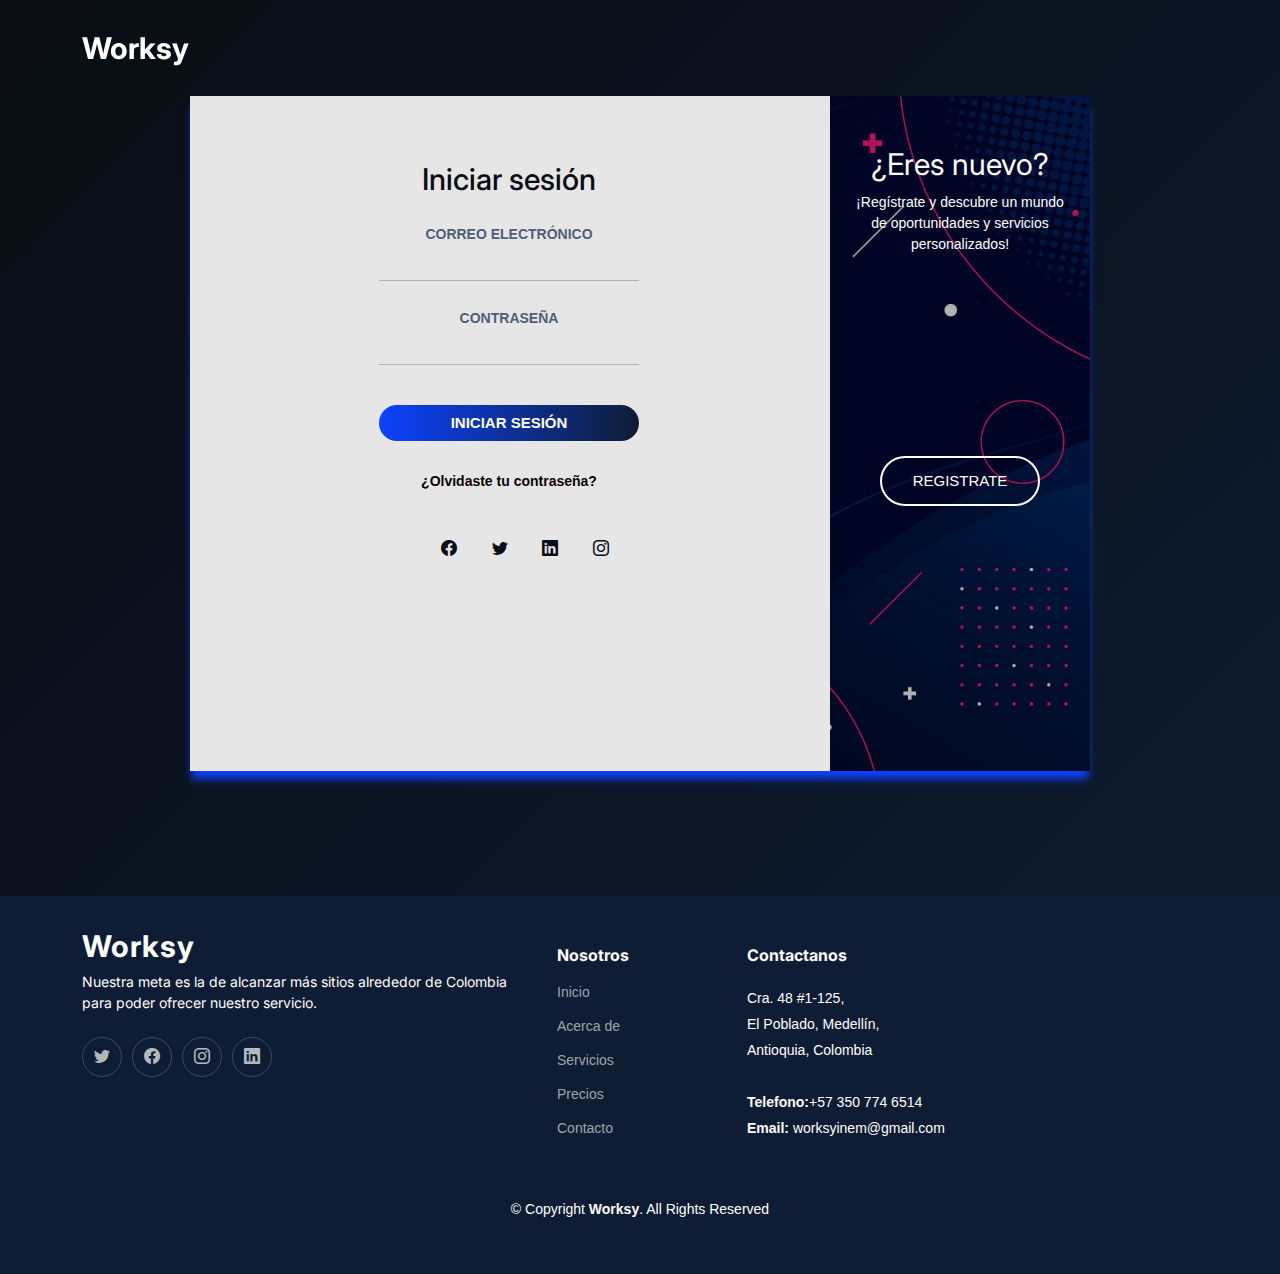
<file: users-table.html>
<!DOCTYPE html>
<html lang="en">
<head>
    <meta charset="UTF-8">
    <title>Administration</title>
    <meta content="width=device-width, initial-scale=1, maximum-scale=1, user-scalable=no" name="viewport">
    <link rel="stylesheet" type="text/css" href="https://maxcdn.bootstrapcdn.com/bootstrap/4.0.0/css/bootstrap.min.css">
    <link rel="stylesheet" href="https://stackpath.bootstrapcdn.com/font-awesome/4.7.0/css/font-awesome.min.css">
    <link rel="stylesheet" type="text/css" href="assets/css/table-style.css">
    <link href="assets/css/main.css" rel="stylesheet">

</head>
<body>
<header id="header" class="header d-flex align-items-center sticky-top">
    <div class="container-fluid container-xl d-flex align-items-center justify-content-between">
        <a href="index.html" class="logo d-flex align-items-center">
            <!-- Uncomment the line below if you also wish to use an image logo -->
            <!-- <img src="assets/img/logo.png" alt=""> -->
            <h1>Worksy</h1>
        </a>
        
        <div class="d-flex align-items-center">
            <span class="me-3" id="usuario-logueado"></span>
            <button class="btn btn-outline-danger btn-sm" onclick="cerrarSesion()">
                <i class="fa fa-sign-out"></i> Cerrar Sesión
            </button>
        </div>
    </div>
</header><!-- End Header -->

<section class="main-content">
    <div class="container">
        <!-- Mensaje de desarrollo centrado -->
        <div class="text-center mb-4">
            <span class="desarrollo-texto">En desarrollo...</span>
        </div>
        
        <div class="d-flex justify-content-between align-items-center mb-3">
            <h3>Users Table</h3>
            <div>
                <button class="btn btn-primary" onclick="refrescarTabla()">
                    <i class="fa fa-refresh"></i> Refrescar
                </button>
            </div>
        </div>

        <table class="table">
            <thead>
            <tr>
                <th>User</th>
                <th>Email</th>
                <th>Password</th>
                <th>Actions</th>
            </tr>
            </thead>
            <tbody id="users-tbody">
                <!-- Los usuarios se cargarán dinámicamente aquí -->
                <tr id="loading-row">
                    <td colspan="4" class="text-center">
                        <div class="spinner-border" role="status">
                            <span class="sr-only">Cargando usuarios...</span>
                        </div>
                    </td>
                </tr>
            </tbody>
        </table>
    </div>
</section>

<script src="https://code.jquery.com/jquery-3.6.0.min.js"></script>
<script src="https://cdnjs.cloudflare.com/ajax/libs/popper.js/1.12.9/umd/popper.min.js"></script>
<script src="https://maxcdn.bootstrapcdn.com/bootstrap/4.0.0/js/bootstrap.min.js"></script>
<script src="assets/js/users-table.js"></script>
</body>
</html>
</file>
<file: assets/css/login.css>
/* Colores */
:root {
    --color-default: #0a0d13;
    --color-primary: #0d42ff;
    --color-secondary: #0e1d34;
}

.validation-msg {
    position: absolute;
    color: red;
    font-size: 12px;
    display: none;
}

input:focus + .validation-msg {
    display: block;
}


*, *:before, *:after {
    margin: 0;
    padding: 0;
    box-sizing: border-box;
    font-family: 'Nunito', sans-serif;
}

body {
    background-image: linear-gradient(to right bottom, var(--color-default), var(--color-secondary));
}

input, button {
    border: none;
    outline: none;
    background: none;
}

.cont {
    overflow: hidden;
    position: relative;
    width: 900px;
    height: 450px;
    background: #e6e6e6;
    box-shadow: 0px 10px 8px -2px var(--color-primary);
    display: flex;
    align-items: center;
    justify-content: center;
    height: 75vh;
}

.footer {
    margin-top: 125px;
    font-size: 14px;
    background-color: var(--color-secondary);
    padding: 50px 0;
    color: white;
}

.form {
    position: relative;
    width: 640px;
    height: 100%;
    padding: 50px 30px;
    -webkit-transition: -webkit-transform 1.2s ease-in-out;
    transition: -webkit-transform 1.2s ease-in-out;
    transition: transform 1.2s ease-in-out;
    transition: transform 1.2s ease-in-out, -webkit-transform 1.2s ease-in-out;
    margin: 0 auto;
}

h2 {
    width: 100%;
    font-size: 30px;
    text-align: center;
}

label {
    display: block;
    width: 260px;
    margin: 25px auto 0;
    text-align: center;
}

label span {
    font-size: 14px;
    font-weight: 600;
    color: #505f75;
    text-transform: uppercase;
}

input {
    display: block;
    width: 100%;
    margin-top: 5px;
    font-size: 16px;
    padding-bottom: 5px;
    border-bottom: 1px solid rgba(109, 93, 93, 0.4);
    text-align: center;
    font-family: 'Nunito', sans-serif;
}

button {
    display: block;
    margin: 0 auto;
    width: 260px;
    height: 36px;
    border-radius: 30px;
    color: #fff;
    font-size: 15px;
    cursor: pointer;
}

.submit {
    margin-top: 40px;
    margin-bottom: 30px;
    text-transform: uppercase;
    font-weight: 600;
    font-family: 'Nunito', sans-serif;
    background: -webkit-linear-gradient(left, var(--color-primary), var(--color-secondary));
}

.submit:hover {
    background: -webkit-linear-gradient(left, var(--color-secondary), var(--color-primary));
}

.forgot-pass {
    margin-top: 15px;
    text-align: center;
    font-size: 14px;
    font-weight: 600;
    color: #0c0101;
    cursor: pointer;
}

.forgot-pass:hover {
    color: var(--color-primary);
}

.social-media {
    width: 100%;
    text-align: center;
    margin-top: 20px;
}

.social-media ul {
    list-style: none;
}

.social-media ul li {
    display: inline-block;
    cursor: pointer;
    margin: 25px 15px;
}

.social-media img {
    width: 40px;
    height: 40px;
}

.sub-cont {
    overflow: hidden;
    position: absolute;
    left: 640px;
    top: 0;
    width: 900px;
    height: 100%;
    padding-left: 260px;
    background: #e6e6e6;
    -webkit-transition: -webkit-transform 1.2s ease-in-out;
    transition: -webkit-transform 1.2s ease-in-out;
    transition: transform 1.2s ease-in-out;
}

.cont.s-signup .sub-cont {
    -webkit-transform: translate3d(-640px, 0, 0);
    transform: translate3d(-640px, 0, 0);
}

.img {
    overflow: hidden;
    z-index: 2;
    position: absolute;
    left: 0;
    top: 0;
    width: 260px;
    height: 100%;
    padding-top: 360px;
}

.img:before {
    content: '';
    position: absolute;
    right: 0;
    top: 0;
    width: 900px;
    height: 100%;
    background-image: url("../img/bg.jpg");
    background-size: cover;
    transition: -webkit-transform 1.2s ease-in-out;
    transition: transform 1.2s ease-in-out, -webkit-transform 1.2s ease-in-out;
}

.img:after {
    content: '';
    position: absolute;
    left: 0;
    top: 0;
    width: 100%;
    height: 100%;
    background: rgba(0, 0, 0, 0.3);
}

.cont.s-signup .img:before {
    -webkit-transform: translate3d(640px, 0, 0);
    transform: translate3d(640px, 0, 0);
}

.img-text {
    z-index: 2;
    position: absolute;
    left: 0;
    top: 50px;
    width: 100%;
    padding: 0 20px;
    text-align: center;
    color: #fff;
    -webkit-transition: -webkit-transform 1.2s ease-in-out;
    transition: -webkit-transform 1.2s ease-in-out;
    transition: transform 1.2s ease-in-out, -webkit-transform 1.2s ease-in-out;
}

.img-text h2 {
    margin-bottom: 10px;
    font-weight: normal;
}

.img-text p {
    font-size: 14px;
    line-height: 1.5;
}

.cont.s-signup .img-text.m-up {
    -webkit-transform: translateX(520px);
    transform: translateX(520px);
}

.img-text.m-in {
    -webkit-transform: translateX(-520px);
    transform: translateX(-520px);
}

.cont.s-signup .img-text.m-in {
    -webkit-transform: translateX(0);
    transform: translateX(0);
}


.sign-in {
    padding-top: 65px;
    -webkit-transition-timing-function: ease-out;
    transition-timing-function: ease-out;
    margin-left: -1px;
}

.cont.s-signup .sign-in {
    -webkit-transition-timing-function: ease-in-out;
    transition-timing-function: ease-in-out;
    -webkit-transition-duration: 1.2s;
    transition-duration: 1.2s;
    -webkit-transform: translate3d(640px, 0, 0);
    transform: translate3d(640px, 0, 0);
}

.img-btn {
    overflow: hidden;
    z-index: 2;
    position: relative;
    width: 160px;
    height: 50px;
    margin: 0 auto;
    background: transparent;
    color: #fff;
    text-transform: uppercase;
    font-size: 15px;
    cursor: pointer;
}

.img-btn:after {
    content: '';
    z-index: 2;
    position: absolute;
    left: 0;
    top: 0;
    width: 100%;
    height: 100%;
    border: 2px solid #fff;
    border-radius: 30px;
}

.img-btn span {
    position: absolute;
    left: 0;
    top: 0;
    display: -webkit-box;
    display: flex;
    -webkit-box-pack: center;
    justify-content: center;
    align-items: center;
    width: 100%;
    height: 100%;
    -webkit-transition: -webkit-transform 1.2s;
    transition: -webkit-transform 1.2s;
    transition: transform 1.2s;
    transition: transform 1.2s, -webkit-transform 1.2s;;
}

.img-btn span.m-in {
    -webkit-transform: translateY(-72px);
    transform: translateY(-72px);
}

.cont.s-signup .img-btn span.m-in {
    -webkit-transform: translateY(0);
    transform: translateY(0);
}

.cont.s-signup .img-btn span.m-up {
    -webkit-transform: translateY(72px);
    transform: translateY(72px);
}

.sign-up {
    -webkit-transform: translate3d(-900px, 0, 0);
    transform: translate3d(-900px, 0, 0);
}

.cont.s-signup .sign-up {
    -webkit-transform: translate3d(0, 0, 0);
    transform: translate3d(0, 0, 0);
}

.select-container {
    display: flex;
    justify-content: center;
    position: relative;
    min-width: 260px;
    height: 40px;
    border-radius: 50px;
}

.select-box {
    border: none;
    appearance: none;
    padding: 0 30px 0 15px;
    width: 100%;
    color: #505f75;
    background-color: #D8D8D8;
    font-size: 16px;
    justify-content: center;
}

.select-container .icon-container {
    width: 50px;
    height: 100%;
    position: absolute;
    right: 0;
    display: flex;
    align-items: center;
    justify-content: center;

}

.icon-container {
    font-size: 20px;

}
</file>
<file: assets/css/table-style.css>
@import url("https://fonts.googleapis.com/css?family=Roboto:300,400,500,700&display=swap");

:root {
    --color-default: #0a0d13;
    --color-primary: #0d42ff;
    --color-secondary: #0e1d34;
}


body {
    background: var(--color-default);
    font-family: "Roboto", sans-serif;
}



.header .logo h1 {
    font-size: 30px;
    padding-left: 90px;
    margin: 0;
    font-weight: 300;
    color: #f3f3f3;

}


.main-content {
    padding-top: 100px;
    padding-bottom: 100px;
}

h3{
    color: #D3D3D3
}


.table {
    border-spacing: 0 15px;
    border-collapse: separate;
}
.table thead tr th,
.table thead tr td,
.table tbody tr th,
.table tbody tr td {
	vertical-align: middle;
	border: none;
	color: #D2D2D2;
}
.table thead tr th:nth-last-child(1),
.table thead tr td:nth-last-child(1),
.table tbody tr th:nth-last-child(1),
.table tbody tr td:nth-last-child(1) {
	text-align: center;
}
.table tbody tr {
	box-shadow: 0 2px 10px rgba(0, 0, 0, 0.1);
	border-radius: 5px;
}
.table tbody tr td {
	background: var(--color-secondary);
}
.table tbody tr td:nth-child(1) {
	border-radius: 5px 0 0 5px;
}
.table tbody tr td:nth-last-child(1) {
	border-radius: 0 5px 5px 0;
}

.user-info {
	display: flex;
	align-items: center;
}
.user-info__img img {
	margin-right: 15px;
	height: 55px;
	width: 55px;
	box-shadow: 0 2px 5px rgba(0, 0, 0, 0.1);
}

.active-circle {
	height: 10px;
	width: 10px;
	border-radius: 10px;
	margin-right: 5px;
	display: inline-block;
}

/* Estilos para el modal de edición */
.modal-content {
    border-radius: 8px;
}

.modal-header {
    background-color: var(--color-primary);
    color: white;
    border-radius: 8px 8px 0 0;
}

.modal-header .close {
    color: white;
    opacity: 0.8;
}

.modal-header .close:hover {
    opacity: 1;
}

.form-group {
    margin-bottom: 1rem;
}

.form-group label {
    font-weight: 500;
    color: var(--color-secondary);
}

.form-control:focus {
    border-color: var(--color-primary);
    box-shadow: 0 0 0 0.2rem rgba(13, 66, 255, 0.25);
}

/* Estilos para el texto de desarrollo */
.desarrollo-texto {
    font-size: 1.2rem;
    font-weight: 500;
    color: #6c9bd2;
    background-color: rgba(108, 155, 210, 0.1);
    padding: 8px 16px;
    border-radius: 20px;
    border: 1px solid rgba(108, 155, 210, 0.3);
    display: inline-block;
}
</file>
<file: assets/css/main.css>
/**
* Template Name: Logis
* Updated: Mar 10 2023 with Bootstrap v5.2.3
* Template URL: https://bootstrapmade.com/logis-bootstrap-logistics-website-template/
* Author: BootstrapMade.com
* License: https://bootstrapmade.com/license/
*/

/*--------------------------------------------------------------
# Set main reusable colors and fonts using CSS variables
# Learn more about CSS variables at https://developer.mozilla.org/en-US/docs/Web/CSS/Using_CSS_custom_properties
--------------------------------------------------------------*/
/* Fonts */
:root {
  --font-default: "Open Sans", system-ui, -apple-system, "Segoe UI", Roboto, "Helvetica Neue", Arial, "Noto Sans", "Liberation Sans", sans-serif, "Apple Color Emoji", "Segoe UI Emoji", "Segoe UI Symbol", "Noto Color Emoji";
  --font-primary: "Inter", sans-serif;
  --font-secondary: "Poppins", sans-serif;
}

/* Colors */
:root {
  --color-default: #0a0d13;
  --color-primary: #0d42ff;
  --color-secondary: #0e1d34;
}

/* Smooth scroll behavior */
:root {
  scroll-behavior: smooth;
}

/*--------------------------------------------------------------
# General
--------------------------------------------------------------*/
body {
  font-family: var(--font-default);
  color: var(--color-default);
}

a {
  color: var(--color-primary);
  text-decoration: none;
}

a:hover {
  color: #406aff;
  text-decoration: none;
}

h1,
h2,
h3,
h4,
h5,
h6 {
  font-family: var(--font-primary);
}

/*--------------------------------------------------------------
# Sections & Section Header
--------------------------------------------------------------*/
section {
  padding: 80px 0;
  overflow: hidden;
}

.section-header {
  text-align: center;
  padding: 30px 0;
  position: relative;
}

.section-header h2 {
  font-size: 32px;
  font-weight: 700;
  text-transform: uppercase;
  margin-bottom: 20px;
  padding-bottom: 0;
  color: #001973;
  position: relative;
  z-index: 2;
  margin-bottom: 20px;
  padding-bottom: 20px;
  position: relative;
}

.section-header h2:after {
  content: "";
  position: absolute;
  display: block;
  width: 50px;
  height: 3px;
  background: var(--color-primary);
  left: 0;
  right: 0;
  bottom: 0;
  margin: auto;
}

.section-header span {
  position: absolute;
  top: 46px;
  color: rgba(14, 29, 52, 0.06);
  left: 0;
  right: 0;
  z-index: 1;
  font-weight: 700;
  font-size: 56px;
  text-transform: uppercase;
  line-height: 0;
}

.section-header p {
  margin-bottom: 0;
  position: relative;
  z-index: 2;
}

@media (max-width: 640px) {
  .section-header h2 {
    font-size: 28px;
    margin-bottom: 15px;
  }

  .section-header span {
    font-size: 38px;
  }
}

/*--------------------------------------------------------------
# Breadcrumbs
--------------------------------------------------------------*/
.breadcrumbs .page-header {
  padding: 140px 0 80px 0;
  position: relative;
  background-size: cover;
  background-position: center;
  background-repeat: no-repeat;
}

.breadcrumbs .page-header:before {
  content: "";
  background-color: rgba(14, 29, 52, 0.8);
  position: absolute;
  inset: 0;
}

.breadcrumbs .page-header h2 {
  font-size: 56px;
  font-weight: 500;
  color: #fff;
  font-family: var(--font-secondary);
}

.breadcrumbs .page-header p {
  color: rgba(255, 255, 255, 0.8);
}

.breadcrumbs nav {
  background-color: #f3f6fc;
  padding: 20px 0;
}

.breadcrumbs nav ol {
  display: flex;
  flex-wrap: wrap;
  list-style: none;
  margin: 0;
  padding: 0;
  font-size: 16px;
  font-weight: 600;
  color: var(--color-secondary);
}

.breadcrumbs nav ol a {
  color: var(--color-primary);
  transition: 0.3s;
}

.breadcrumbs nav ol a:hover {
  text-decoration: underline;
}

.breadcrumbs nav ol li+li {
  padding-left: 10px;
}

.breadcrumbs nav ol li+li::before {
  display: inline-block;
  padding-right: 10px;
  color: #4278cc;
  content: "/";
}

/*--------------------------------------------------------------
# Scroll top button
--------------------------------------------------------------*/
.scroll-top {
  position: fixed;
  visibility: hidden;
  opacity: 0;
  right: 15px;
  bottom: 15px;
  z-index: 99999;
  background: var(--color-primary);
  width: 40px;
  height: 40px;
  border-radius: 4px;
  transition: all 0.4s;
}

.scroll-top i {
  font-size: 24px;
  color: #fff;
  line-height: 0;
}

.scroll-top:hover {
  background: rgba(13, 66, 255, 0.8);
  color: #fff;
}

.scroll-top.active {
  visibility: visible;
  opacity: 1;
}

/*--------------------------------------------------------------
# Preloader
--------------------------------------------------------------*/
#preloader {
  position: fixed;
  inset: 0;
  z-index: 9999;
  overflow: hidden;
  background: #fff;
  transition: all 0.6s ease-out;
  width: 100%;
  height: 100vh;
}

#preloader:before,
#preloader:after {
  content: "";
  position: absolute;
  border: 4px solid var(--color-primary);
  border-radius: 50%;
  animation: animate-preloader 2s cubic-bezier(0, 0.2, 0.8, 1) infinite;
}

#preloader:after {
  animation-delay: -0.5s;
}

@keyframes animate-preloader {
  0% {
    width: 10px;
    height: 10px;
    top: calc(50% - 5px);
    left: calc(50% - 5px);
    opacity: 1;
  }

  100% {
    width: 72px;
    height: 72px;
    top: calc(50% - 36px);
    left: calc(50% - 36px);
    opacity: 0;
  }
}

/*--------------------------------------------------------------
# Disable aos animation delay on mobile devices
--------------------------------------------------------------*/
@media screen and (max-width: 768px) {
  [data-aos-delay] {
    transition-delay: 0 !important;
  }
}

/*--------------------------------------------------------------
# Header
--------------------------------------------------------------*/
.header {
  transition: all 0.5s;
  z-index: 997;
  padding: 30px 0;
}

.header.sticked {
  background: rgba(14, 29, 52, 0.9);
  padding: 15px 0;
  box-shadow: 0px 2px 20px rgba(14, 29, 52, 0.1);
}

.header .logo img {
  max-height: 40px;
  margin-right: 6px;
}

.header .logo h1 {
  font-size: 30px;
  margin: 0;
  font-weight: 700;
  color: #fff;
  font-family: var(--font-primary);
}

/*--------------------------------------------------------------
# Desktop Navigation
--------------------------------------------------------------*/
@media (min-width: 1280px) {
  .navbar {
    padding: 0;
  }

  .navbar ul {
    margin: 0;
    padding: 0;
    display: flex;
    list-style: none;
    align-items: center;
  }

  .navbar li {
    position: relative;
  }

  .navbar a,
  .navbar a:focus {
    display: flex;
    align-items: center;
    justify-content: space-between;
    padding: 10px 0 10px 30px;
    font-family: var(--font-primary);
    font-size: 16px;
    font-weight: 400;
    color: rgba(255, 255, 255, 0.6);
    white-space: nowrap;
    transition: 0.3s;
  }

  .navbar a i,
  .navbar a:focus i {
    font-size: 12px;
    line-height: 0;
    margin-left: 5px;
  }

  .navbar a:hover,
  .navbar .active,
  .navbar .active:focus,
  .navbar li:hover>a {
    color: #fff;
  }

  .navbar .get-a-quote,
  .navbar .get-a-quote:focus {
    background: var(--color-primary);
    padding: 8px 20px;
    margin-left: 30px;
    border-radius: 4px;
    color: #fff;
  }

  .navbar .get-a-quote:hover,
  .navbar .get-a-quote:focus:hover {
    color: #fff;
    background: #2756ff;
  }

  .navbar .dropdown ul {
    display: block;
    position: absolute;
    left: 14px;
    top: calc(100% + 30px);
    margin: 0;
    padding: 10px 0;
    z-index: 99;
    opacity: 0;
    visibility: hidden;
    background: #fff;
    box-shadow: 0px 0px 30px rgba(127, 137, 161, 0.25);
    transition: 0.3s;
    border-radius: 4px;
  }

  .navbar .dropdown ul li {
    min-width: 200px;
  }

  .navbar .dropdown ul a {
    padding: 10px 20px;
    font-size: 15px;
    text-transform: none;
    font-weight: 400;
    color: var(--color-secondary);
  }

  .navbar .dropdown ul a i {
    font-size: 12px;
  }

  .navbar .dropdown ul a:hover,
  .navbar .dropdown ul .active:hover,
  .navbar .dropdown ul li:hover>a {
    color: var(--color-primary);
  }

  .navbar .dropdown:hover>ul {
    opacity: 1;
    top: 100%;
    visibility: visible;
  }

  .navbar .dropdown .dropdown ul {
    top: 0;
    left: calc(100% - 30px);
    visibility: hidden;
  }

  .navbar .dropdown .dropdown:hover>ul {
    opacity: 1;
    top: 0;
    left: 100%;
    visibility: visible;
  }
}

@media (min-width: 1280px) and (max-width: 1366px) {
  .navbar .dropdown .dropdown ul {
    left: -90%;
  }

  .navbar .dropdown .dropdown:hover>ul {
    left: -100%;
  }
}

@media (min-width: 1280px) {

  .mobile-nav-show,
  .mobile-nav-hide {
    display: none;
  }
}

/*--------------------------------------------------------------
# Mobile Navigation
--------------------------------------------------------------*/
@media (max-width: 1279px) {
  .navbar {
    position: fixed;
    top: 0;
    right: -100%;
    width: 100%;
    max-width: 400px;
    bottom: 0;
    transition: 0.3s;
    z-index: 9997;
  }

  .navbar ul {
    position: absolute;
    inset: 0;
    padding: 50px 0 10px 0;
    margin: 0;
    background: rgba(14, 29, 52, 0.9);
    overflow-y: auto;
    transition: 0.3s;
    z-index: 9998;
  }

  .navbar a,
  .navbar a:focus {
    display: flex;
    align-items: center;
    justify-content: space-between;
    padding: 12px 20px;
    font-family: var(--font-primary);
    font-size: 16px;
    font-weight: 500;
    color: rgba(255, 255, 255, 0.7);
    white-space: nowrap;
    transition: 0.3s;
  }

  .navbar a i,
  .navbar a:focus i {
    font-size: 12px;
    line-height: 0;
    margin-left: 5px;
  }

  .navbar a:hover,
  .navbar .active,
  .navbar .active:focus,
  .navbar li:hover>a {
    color: #fff;
  }

  .navbar .get-a-quote,
  .navbar .get-a-quote:focus {
    background: var(--color-primary);
    padding: 8px 20px;
    border-radius: 4px;
    margin: 15px;
    color: #fff;
  }

  .navbar .get-a-quote:hover,
  .navbar .get-a-quote:focus:hover {
    color: #fff;
    background: rgba(13, 66, 255, 0.8);
  }

  .navbar .dropdown ul,
  .navbar .dropdown .dropdown ul {
    position: static;
    display: none;
    padding: 10px 0;
    margin: 10px 20px;
    transition: all 0.5s ease-in-out;
    border: 1px solid #19335c;
  }

  .navbar .dropdown>.dropdown-active,
  .navbar .dropdown .dropdown>.dropdown-active {
    display: block;
  }

  .mobile-nav-show {
    color: #fff;
    font-size: 28px;
    cursor: pointer;
    line-height: 0;
    transition: 0.5s;
    z-index: 9999;
    margin-right: 10px;
  }

  .mobile-nav-hide {
    color: #fff;
    font-size: 32px;
    cursor: pointer;
    line-height: 0;
    transition: 0.5s;
    position: fixed;
    right: 20px;
    top: 20px;
    z-index: 9999;
  }

  .mobile-nav-active {
    overflow: hidden;
  }

  .mobile-nav-active .navbar {
    right: 0;
  }

  .mobile-nav-active .navbar:before {
    content: "";
    position: fixed;
    inset: 0;
    background: rgba(14, 29, 52, 0.8);
    z-index: 9996;
  }
}

/*--------------------------------------------------------------
# Featured Services Section
--------------------------------------------------------------*/
.featured-services .service-item {
  position: relative;
  height: 100%;
  margin-bottom: 20px;
}

.featured-services .service-item .icon {
  margin-right: 20px;
}

.featured-services .service-item .icon i {
  color: #001f8d;
  font-size: 48px;
  transition: 0.3s;
}

.featured-services .service-item:hover .icon {
  background: #fff;
}

.featured-services .service-item:hover .icon i {
  color: var(--color-primary);
}

.featured-services .service-item .title {
  font-weight: 700;
  margin-bottom: 10px;
  font-size: 20px;
  color: var(--color-secondary);
  transition: 0.3s;
}

.featured-services .service-item .description {
  font-size: 15px;
  color: #132848;
  margin-bottom: 10px;
}

.featured-services .service-item .readmore {
  display: flex;
  align-items: center;
  color: var(--color-secondary);
  transition: 0.3s;
  font-weight: 700;
  font-size: 14px;
}

.featured-services .service-item .readmore i {
  margin-left: 8px;
}

.featured-services .service-item:hover .title,
.featured-services .service-item:hover .readmore,
.featured-services .service-item:hover .icon i {
  color: var(--color-primary);
}

/*--------------------------------------------------------------
# About Us Section
--------------------------------------------------------------*/
.about .content h3 {
  font-weight: 700;
  font-size: 32px;
  font-family: var(--font-secondary);
  color: #001f8d;
}

.about .content ul {
  list-style: none;
  padding: 0;
}

.about .content ul li {
  display: flex;
  align-items: flex-start;
  margin-top: 40px;
}

.about .content ul i {
  flex-shrink: 0;
  font-size: 48px;
  color: var(--color-primary);
  margin-right: 20px;
  line-height: 0;
}

.about .content ul h5 {
  font-size: 18px;
  font-weight: 700;
  color: #19335c;
}

.about .content ul p {
  font-size: 15px;
}

.about .content p:last-child {
  margin-bottom: 0;
}

.about .play-btn {
  width: 94px;
  height: 94px;
  background: radial-gradient(var(--color-primary) 50%, rgba(13, 66, 255, 0.4) 52%);
  border-radius: 50%;
  display: block;
  position: absolute;
  left: calc(50% - 47px);
  top: calc(50% - 47px);
  overflow: hidden;
}

.about .play-btn:before {
  content: "";
  position: absolute;
  width: 120px;
  height: 120px;
  animation-delay: 0s;
  animation: pulsate-btn 2s;
  animation-direction: forwards;
  animation-iteration-count: infinite;
  animation-timing-function: steps;
  opacity: 1;
  border-radius: 50%;
  border: 5px solid rgba(13, 66, 255, 0.7);
  top: -15%;
  left: -15%;
  background: rgba(198, 16, 0, 0);
}

.about .play-btn:after {
  content: "";
  position: absolute;
  left: 50%;
  top: 50%;
  transform: translateX(-40%) translateY(-50%);
  width: 0;
  height: 0;
  border-top: 10px solid transparent;
  border-bottom: 10px solid transparent;
  border-left: 15px solid #fff;
  z-index: 100;
  transition: all 400ms cubic-bezier(0.55, 0.055, 0.675, 0.19);
}

.about .play-btn:hover:before {
  content: "";
  position: absolute;
  left: 50%;
  top: 50%;
  transform: translateX(-40%) translateY(-50%);
  width: 0;
  height: 0;
  border: none;
  border-top: 10px solid transparent;
  border-bottom: 10px solid transparent;
  border-left: 15px solid #fff;
  z-index: 200;
  animation: none;
  border-radius: 0;
}

.about .play-btn:hover:after {
  border-left: 15px solid var(--color-primary);
  transform: scale(20);
}

@keyframes pulsate-btn {
  0% {
    transform: scale(0.6, 0.6);
    opacity: 1;
  }

  100% {
    transform: scale(1, 1);
    opacity: 0;
  }
}

/*--------------------------------------------------------------
# Services Section
--------------------------------------------------------------*/
.services .card {
  border: 1px solid rgba(14, 29, 52, 0.15);
  background: #fff;
  position: relative;
  border-radius: 0;
  height: 100%;
}

.services .card .card-img {
  overflow: hidden;
  margin-bottom: 15px;
  border-radius: 0;
}

.services .card .card-img img {
  transition: 0.3s ease-in-out;
}

.services .card h3 {
  font-weight: 700;
  font-size: 18px;
  margin-bottom: 5px;
  padding: 10px 30px;
  text-transform: uppercase;
}

.services .card a {
  color: #001973;
  transition: 0.3;
}

.services .card a:hover {
  color: var(--color-primary);
}

.services .card p {
  padding: 0 30px;
  margin-bottom: 30px;
  color: var(--color-secondary);
  font-size: 15px;
}

.services .card:hover .card-img img {
  transform: scale(1.1);
}

/*--------------------------------------------------------------
# Call To Action Section
--------------------------------------------------------------*/
.call-to-action {
  background: linear-gradient(rgba(14, 29, 52, 0.6), rgba(14, 29, 52, 0.8)), url("../img/cta-bg.jpg") center center;
  background-size: cover;
  padding: 100px 0;
}

@media (min-width: 1365px) {
  .call-to-action {
    background-attachment: fixed;
  }
}

.call-to-action h3 {
  color: #fff;
  font-size: 28px;
  font-weight: 700;
}

.call-to-action p {
  color: #fff;
}

.call-to-action .cta-btn {
  font-family: var(--font-primary);
  font-weight: 500;
  font-size: 16px;
  letter-spacing: 1px;
  display: inline-block;
  padding: 12px 40px;
  border-radius: 5px;
  transition: 0.5s;
  margin: 10px;
  border: 2px solid #fff;
  color: #fff;
}

.call-to-action .cta-btn:hover {
  background: var(--color-primary);
  border: 2px solid var(--color-primary);
}

/*--------------------------------------------------------------
# Features Section
--------------------------------------------------------------*/
.features {
  padding-top: 80px;
}

.features .features-item+.features-item {
  margin-top: 100px;
}

@media (max-width: 640px) {
  .features .features-item+.features-item {
    margin-top: 40px;
  }
}

.features .features-item h3 {
  font-weight: 600;
  font-size: 26px;
  color: #001973;
}

.features .features-item ul {
  list-style: none;
  padding: 0;
}

.features .features-item ul li {
  padding-bottom: 10px;
}

.features .features-item ul li:last-child {
  padding-bottom: 0;
}

.features .features-item ul i {
  font-size: 20px;
  padding-right: 4px;
  color: var(--color-primary);
}

.features .features-item p:last-child {
  margin-bottom: 0;
}

/*--------------------------------------------------------------
# Pricing Section
--------------------------------------------------------------*/
.pricing .pricing-item {
  padding: 60px 40px;
  box-shadow: 0 3px 20px -2px rgba(108, 117, 125, 0.15);
  background: #fff;
  height: 100%;
  border-top: 4px solid #fff;
  border-radius: 5px;
}

.pricing h3 {
  font-weight: 600;
  margin-bottom: 15px;
  font-size: 20px;
  color: var(--color-secondary);
}

.pricing h4 {
  font-size: 48px;
  color: var(--color-primary);
  font-weight: 400;
  font-family: var(--font-primary);
  margin-bottom: 25px;
}

.pricing h4 sup {
  font-size: 28px;
}

.pricing h4 span {
  color: rgba(108, 117, 125, 0.8);
  font-size: 18px;
}

.pricing ul {
  padding: 20px 0;
  list-style: none;
  color: #6c757d;
  text-align: left;
  line-height: 20px;
}

.pricing ul li {
  padding: 10px 0;
  display: flex;
  align-items: center;
}

.pricing ul i {
  color: #059652;
  font-size: 24px;
  padding-right: 3px;
}

.pricing ul .na {
  color: rgba(108, 117, 125, 0.5);
}

.pricing ul .na i {
  color: rgba(108, 117, 125, 0.5);
}

.pricing ul .na span {
  text-decoration: line-through;
}

.pricing .buy-btn {
  display: inline-block;
  padding: 12px 35px;
  border-radius: 4px;
  color: var(--color-primary);
  transition: none;
  font-size: 16px;
  font-weight: 500;
  font-family: var(--font-primary);
  transition: 0.3s;
  border: 1px solid var(--color-primary);
}

.pricing .buy-btn:hover {
  background: var(--color-primary);
  color: #fff;
}

.pricing .featured {
  border-top-color: var(--color-primary);
}

.pricing .featured .buy-btn {
  background: var(--color-primary);
  color: #fff;
}

@media (max-width: 992px) {
  .pricing .box {
    max-width: 60%;
    margin: 0 auto 30px auto;
  }
}

@media (max-width: 767px) {
  .pricing .box {
    max-width: 80%;
    margin: 0 auto 30px auto;
  }
}

@media (max-width: 420px) {
  .pricing .box {
    max-width: 100%;
    margin: 0 auto 30px auto;
  }
}

/*--------------------------------------------------------------
# Frequently Asked Questions Section
--------------------------------------------------------------*/
.faq {
  padding-top: 80px;
}

.faq .accordion-item {
  border: 0;
  margin-bottom: 10px;
}

.faq .accordion-collapse {
  border: 0;
}

.faq .accordion-button {
  padding: 15px 30px 20px 60px;
  font-weight: 600;
  border: 0;
  font-size: 18px;
  color: var(--color-default);
  text-align: left;
  background: rgba(14, 29, 52, 0.03);
  border-radius: 5px;
}

.faq .accordion-button:focus {
  box-shadow: none;
}

.faq .accordion-button:not(.collapsed) {
  color: var(--color-primary);
  border-bottom: 0;
  box-shadow: none;
}

.faq .question-icon {
  position: absolute;
  top: 14px;
  left: 25px;
  font-size: 20px;
  color: var(--color-primary);
}

.faq .accordion-button:after {
  position: absolute;
  right: 15px;
  top: 15px;
}

.faq .accordion-body {
  padding: 0 30px 25px 60px;
  border: 0;
  background: rgba(14, 29, 52, 0.03);
  border-radius: 5px;
}

/*--------------------------------------------------------------
# Testimonials Section
--------------------------------------------------------------*/
.testimonials {
  padding: 80px 0;
  background: url("../img/testimonials-bg.jpg") no-repeat;
  background-position: center center;
  background-size: cover;
  position: relative;
}

.testimonials::before {
  content: "";
  position: absolute;
  inset: 0;
  background: rgba(14, 29, 52, 0.7);
}

.testimonials .section-header {
  margin-bottom: 40px;
}

.testimonials .testimonials-carousel,
.testimonials .testimonials-slider {
  overflow: hidden;
}

.testimonials .testimonial-item {
  text-align: center;
  color: #fff;
}

.testimonials .testimonial-item .testimonial-img {
  width: 100px;
  border-radius: 50%;
  border: 6px solid rgba(255, 255, 255, 0.15);
  margin: 0 auto;
}

.testimonials .testimonial-item h3 {
  font-size: 20px;
  font-weight: bold;
  margin: 10px 0 5px 0;
  color: #fff;
}

.testimonials .testimonial-item h4 {
  font-size: 14px;
  color: rgba(255, 255, 255, 0.6);
  margin: 0 0 15px 0;
}

.testimonials .testimonial-item .stars {
  margin-bottom: 15px;
}

.testimonials .testimonial-item .stars i {
  color: #ffc107;
  margin: 0 1px;
}

.testimonials .testimonial-item .quote-icon-left,
.testimonials .testimonial-item .quote-icon-right {
  color: rgba(255, 255, 255, 0.6);
  font-size: 26px;
  line-height: 0;
}

.testimonials .testimonial-item .quote-icon-left {
  display: inline-block;
  left: -5px;
  position: relative;
}

.testimonials .testimonial-item .quote-icon-right {
  display: inline-block;
  right: -5px;
  position: relative;
  top: 10px;
  transform: scale(-1, -1);
}

.testimonials .testimonial-item p {
  font-style: italic;
  margin: 0 auto 15px auto;
}

.testimonials .swiper-pagination {
  margin-top: 20px;
  position: relative;
}

.testimonials .swiper-pagination .swiper-pagination-bullet {
  width: 12px;
  height: 12px;
  background-color: rgba(255, 255, 255, 0.4);
  opacity: 0.5;
}

.testimonials .swiper-pagination .swiper-pagination-bullet-active {
  background-color: #fff;
  opacity: 1;
}

@media (min-width: 992px) {
  .testimonials .testimonial-item p {
    width: 80%;
  }
}

/*--------------------------------------------------------------
# Stats Counter Section
--------------------------------------------------------------*/
.stats-counter .stats-item {
  padding: 30px;
  width: 100%;
}

.stats-counter .stats-item span {
  font-size: 48px;
  display: block;
  color: var(--color-secondary);
  font-weight: 700;
  margin-bottom: 20px;
  padding-bottom: 20px;
  position: relative;
}

.stats-counter .stats-item span:after {
  content: "";
  position: absolute;
  display: block;
  width: 25px;
  height: 3px;
  background: var(--color-primary);
  left: 0;
  right: 0;
  bottom: 0;
  margin: auto;
}

.stats-counter .stats-item p {
  padding: 0;
  margin: 0;
  font-family: var(--font-primary);
  font-size: 15px;
  font-weight: 500;
  color: var(--color-secondary);
}

/*--------------------------------------------------------------
# Our Team Section
--------------------------------------------------------------*/
.team .member {
  text-align: center;
  margin-bottom: 20px;
  background: #fff;
  border: 1px solid rgba(14, 29, 52, 0.15);
}

.team .member img {
  margin: -1px -1px 30px -1px;
}

.team .member .member-content {
  padding: 0 20px 30px 20px;
}

.team .member h4 {
  font-weight: 700;
  margin-bottom: 2px;
  font-size: 18px;
}

.team .member span {
  font-style: italic;
  display: block;
  font-size: 13px;
  color: #6c757d;
}

.team .member p {
  padding-top: 10px;
  font-size: 14px;
  font-style: italic;
  color: #6c757d;
}

.team .member .social {
  margin-top: 15px;
}

.team .member .social a {
  color: rgba(14, 29, 52, 0.5);
  transition: 0.3s;
}

.team .member .social a:hover {
  color: var(--color-primary);
}

.team .member .social i {
  font-size: 18px;
  margin: 0 2px;
}

/*--------------------------------------------------------------
# Horizontal Pricing Section
--------------------------------------------------------------*/
.horizontal-pricing .pricing-item {
  box-shadow: 0 3px 20px -2px rgba(108, 117, 125, 0.15);
  padding-bottom: 30px;
  background: #fff;
  height: 100%;
  position: relative;
}

.horizontal-pricing h3 {
  font-weight: 700;
  margin-bottom: 0;
  font-size: 24px;
  color: var(--color-secondary);
}

.horizontal-pricing h4 {
  font-size: 48px;
  color: var(--color-primary);
  font-weight: 400;
  font-family: var(--font-primary);
  margin-bottom: 25px;
  text-align: center;
}

.horizontal-pricing h4 sup {
  font-size: 28px;
}

.horizontal-pricing h4 span {
  color: rgba(108, 117, 125, 0.8);
  font-size: 18px;
}

.horizontal-pricing ul {
  padding: 20px 0;
  list-style: none;
  color: #6c757d;
  text-align: left;
  line-height: 20px;
}

.horizontal-pricing ul li {
  padding-top: 15px;
  display: flex;
  align-items: center;
}

.horizontal-pricing ul i {
  color: #059652;
  font-size: 24px;
  padding-right: 3px;
}

.horizontal-pricing ul .na {
  color: rgba(108, 117, 125, 0.5);
}

.horizontal-pricing ul .na i {
  color: rgba(108, 117, 125, 0.5);
}

.horizontal-pricing ul .na span {
  text-decoration: line-through;
}

.horizontal-pricing .buy-btn {
  display: inline-block;
  padding: 12px 40px;
  border-radius: 4px;
  color: #fff;
  background-color: var(--color-primary);
  border: 2px solid var(--color-primary);
  transition: none;
  font-size: 16px;
  font-weight: 500;
  transition: 0.3s;
  font-family: var(--font-primary);
}

.horizontal-pricing .buy-btn:hover {
  background: #406aff;
  border-color: #406aff;
}

.horizontal-pricing .featured {
  background: var(--color-primary);
}

.horizontal-pricing .featured h3,
.horizontal-pricing .featured h4,
.horizontal-pricing .featured h4 span,
.horizontal-pricing .featured ul,
.horizontal-pricing .featured ul .na,
.horizontal-pricing .featured ul i,
.horizontal-pricing .featured ul .na i {
  color: #fff;
}

.horizontal-pricing .featured .buy-btn {
  background: var(--color-primary);
  color: #fff;
  border-color: #fff;
}

.horizontal-pricing .featured .buy-btn:hover {
  background: #fff;
  color: var(--color-primary);
}

/*--------------------------------------------------------------
# Get a Quote Section
--------------------------------------------------------------*/
.get-a-quote .quote-bg {
  min-height: 500px;
  background-size: cover;
  background-position: center;
}

.get-a-quote .php-email-form {
  background: #f3f6fc;
  padding: 40px;
  height: 100%;
}

@media (max-width: 575px) {
  .get-a-quote .php-email-form {
    padding: 20px;
  }
}

.get-a-quote .php-email-form h3 {
  font-size: 14px;
  font-weight: 700;
  text-transform: uppercase;
  letter-spacing: 1px;
}

.get-a-quote .php-email-form h4 {
  font-size: 14px;
  font-weight: 700;
  text-transform: uppercase;
  letter-spacing: 1px;
  margin: 20px 0 0 0;
}

.get-a-quote .php-email-form p {
  font-size: 14px;
  margin-bottom: 20px;
}

.get-a-quote .php-email-form .error-message {
  display: none;
  color: #fff;
  background: #df1529;
  text-align: left;
  padding: 15px;
  margin-bottom: 24px;
  font-weight: 600;
}

.get-a-quote .php-email-form .sent-message {
  display: none;
  color: #fff;
  background: #059652;
  text-align: center;
  padding: 15px;
  margin-bottom: 24px;
  font-weight: 600;
}

.get-a-quote .php-email-form .loading {
  display: none;
  background: #fff;
  text-align: center;
  padding: 15px;
  margin-bottom: 24px;
}

.get-a-quote .php-email-form .loading:before {
  content: "";
  display: inline-block;
  border-radius: 50%;
  width: 24px;
  height: 24px;
  margin: 0 10px -6px 0;
  border: 3px solid #059652;
  border-top-color: #fff;
  animation: animate-loading 1s linear infinite;
}

.get-a-quote .php-email-form input,
.get-a-quote .php-email-form textarea {
  border-radius: 0;
  box-shadow: none;
  font-size: 14px;
  border-radius: 0;
}

.get-a-quote .php-email-form input:focus,
.get-a-quote .php-email-form textarea:focus {
  border-color: var(--color-primary);
}

.get-a-quote .php-email-form input {
  padding: 12px 15px;
}

.get-a-quote .php-email-form textarea {
  padding: 12px 15px;
}

.get-a-quote .php-email-form button[type=submit] {
  background: var(--color-primary);
  border: 0;
  padding: 10px 30px;
  color: #fff;
  transition: 0.4s;
  border-radius: 4px;
}

.get-a-quote .php-email-form button[type=submit]:hover {
  background: rgba(13, 66, 255, 0.8);
}

@keyframes animate-loading {
  0% {
    transform: rotate(0deg);
  }

  100% {
    transform: rotate(360deg);
  }
}

/*--------------------------------------------------------------
# Contact Section
--------------------------------------------------------------*/
.contact .info-item+.info-item {
  margin-top: 40px;
}

.contact .info-item i {
  font-size: 20px;
  background: var(--color-primary);
  color: #fff;
  width: 44px;
  height: 44px;
  display: flex;
  justify-content: center;
  align-items: center;
  border-radius: 4px;
  transition: all 0.3s ease-in-out;
  margin-right: 15px;
}

.contact .info-item h4 {
  padding: 0;
  font-size: 20px;
  font-weight: 600;
  margin-bottom: 5px;
  color: var(--color-secondary);
}

.contact .info-item p {
  padding: 0;
  margin-bottom: 0;
  font-size: 14px;
  color: rgba(14, 29, 52, 0.8);
}

.contact .php-email-form {
  width: 100%;
  background: #fff;
}

.contact .php-email-form .form-group {
  padding-bottom: 8px;
}

.contact .php-email-form .error-message {
  display: none;
  color: #fff;
  background: #df1529;
  text-align: left;
  padding: 15px;
  font-weight: 600;
}

.contact .php-email-form .error-message br+br {
  margin-top: 25px;
}

.contact .php-email-form .sent-message {
  display: none;
  color: #fff;
  background: #059652;
  text-align: center;
  padding: 15px;
  font-weight: 600;
}

.contact .php-email-form .loading {
  display: none;
  background: #fff;
  text-align: center;
  padding: 15px;
}

.contact .php-email-form .loading:before {
  content: "";
  display: inline-block;
  border-radius: 50%;
  width: 24px;
  height: 24px;
  margin: 0 10px -6px 0;
  border: 3px solid #059652;
  border-top-color: #fff;
  animation: animate-loading 1s linear infinite;
}

.contact .php-email-form input,
.contact .php-email-form textarea {
  border-radius: 4px;
  box-shadow: none;
  font-size: 14px;
}

.contact .php-email-form input {
  height: 44px;
}

.contact .php-email-form textarea {
  padding: 10px 12px;
}

.contact .php-email-form button[type=submit] {
  background: var(--color-primary);
  border: 0;
  padding: 10px 35px;
  color: #fff;
  transition: 0.4s;
  border-radius: 5px;
}

.contact .php-email-form button[type=submit]:hover {
  background: rgba(13, 66, 255, 0.8);
}

@keyframes animate-loading {
  0% {
    transform: rotate(0deg);
  }

  100% {
    transform: rotate(360deg);
  }
}

/*--------------------------------------------------------------
# Service Details Section
--------------------------------------------------------------*/
.service-details .services-list {
  padding: 10px 30px;
  border: 1px solid #d3dff3;
  margin-bottom: 20px;
}

.service-details .services-list a {
  display: block;
  line-height: 1;
  padding: 8px 0 8px 15px;
  border-left: 3px solid #c2cbdf;
  margin: 20px 0;
  color: var(--color-secondary);
  transition: 0.3s;
}

.service-details .services-list a.active {
  font-weight: 700;
  border-color: var(--color-primary);
}

.service-details .services-list a:hover {
  border-color: var(--color-primary);
}

.service-details .services-img {
  margin-bottom: 20px;
}

.service-details h3 {
  font-size: 28px;
  font-weight: 700;
  color: var(--color-secondary);
}

.service-details h4 {
  font-size: 20px;
  font-weight: 700;
  color: var(--color-secondary);
}

.service-details p {
  font-size: 15px;
}

.service-details ul {
  list-style: none;
  padding: 0;
  font-size: 15px;
}

.service-details ul li {
  padding: 5px 0;
  display: flex;
  align-items: center;
}

.service-details ul i {
  font-size: 20px;
  margin-right: 8px;
  color: var(--color-primary);
}

/*--------------------------------------------------------------
# Hero Section
--------------------------------------------------------------*/
.hero {
  width: 100%;
  min-height: 50vh;
  background-color: var(--color-secondary);
  background-image: url("../img/hero-bg.png");
  background-size: cover;
  background-position: center;
  position: relative;
  padding: 120px 0 60px 0;
  color: rgba(255, 255, 255, 0.8);
}

.hero h2 {
  margin-bottom: 20px;
  padding: 0;
  font-size: 48px;
  font-weight: 700;
  color: #fff;
}

@media (max-width: 575px) {
  .hero h2 {
    font-size: 30px;
  }
}

.hero p {
  font-size: 15px;
  font-weight: 400;
  margin-bottom: 40px;
}

.hero form {
  background: #fff;
  padding: 10px;
  border-radius: 10px;
}

.hero form .form-control {
  padding-top: 18px;
  padding-bottom: 18px;
  padding-left: 20px;
  padding-right: 20px;
  border: none;
  margin-right: 10px;
  border: none !important;
  background: none !important;
}

.hero form .form-control:hover,
.hero form .form-control:focus {
  outline: none;
  box-shadow: none;
}

.hero form .btn-primary {
  background-color: var(--color-primary);
  padding: 15px 30px;
}

.hero form .btn-primary:hover {
  background-color: #2756ff;
}

.hero .stats-item {
  padding: 30px;
  width: 100%;
}

.hero .stats-item span {
  font-size: 32px;
  display: block;
  font-weight: 700;
  margin-bottom: 15px;
  padding-bottom: 15px;
  position: relative;
}

.hero .stats-item span:after {
  content: "";
  position: absolute;
  display: block;
  width: 20px;
  height: 3px;
  background: var(--color-primary);
  left: 0;
  right: 0;
  bottom: 0;
  margin: auto;
}

.hero .stats-item p {
  padding: 0;
  margin: 0;
  font-family: var(--font-primary);
  font-size: 15px;
  font-weight: 600;
}

/*--------------------------------------------------------------
# Footer
--------------------------------------------------------------*/
.footer {
  font-size: 14px;
  background-color: var(--color-secondary);
  padding: 50px 0;
  color: white;
}

.footer .footer-info .logo {
  line-height: 0;
  margin-bottom: 25px;
}

.footer .footer-info .logo img {
  max-height: 40px;
  margin-right: 6px;
}

.footer .footer-info .logo span {
  font-size: 30px;
  font-weight: 700;
  letter-spacing: 1px;
  color: #fff;
  font-family: var(--font-primary);
}

.footer .footer-info p {
  font-size: 14px;
  font-family: var(--font-primary);
}

.footer .social-links a {
  display: flex;
  align-items: center;
  justify-content: center;
  width: 40px;
  height: 40px;
  border-radius: 50%;
  border: 1px solid rgba(255, 255, 255, 0.2);
  font-size: 16px;
  color: rgba(255, 255, 255, 0.7);
  margin-right: 10px;
  transition: 0.3s;
}

.footer .social-links a:hover {
  color: #fff;
  border-color: #fff;
}

.footer h4 {
  font-size: 16px;
  font-weight: bold;
  position: relative;
  padding-bottom: 12px;
}

.footer .footer-links {
  margin-bottom: 30px;
}

.footer .footer-links ul {
  list-style: none;
  padding: 0;
  margin: 0;
}

.footer .footer-links ul i {
  padding-right: 2px;
  color: rgba(13, 66, 255, 0.8);
  font-size: 12px;
  line-height: 0;
}

.footer .footer-links ul li {
  padding: 10px 0;
  display: flex;
  align-items: center;
}

.footer .footer-links ul li:first-child {
  padding-top: 0;
}

.footer .footer-links ul a {
  color: rgba(255, 255, 255, 0.6);
  transition: 0.3s;
  display: inline-block;
  line-height: 1;
}

.footer .footer-links ul a:hover {
  color: #fff;
}

.footer .footer-contact p {
  line-height: 26px;
}

.footer .copyright {
  text-align: center;
}

.footer .credits {
  padding-top: 4px;
  text-align: center;
  font-size: 13px;
}

.footer .credits a {
  color: #fff;
}
</file>
